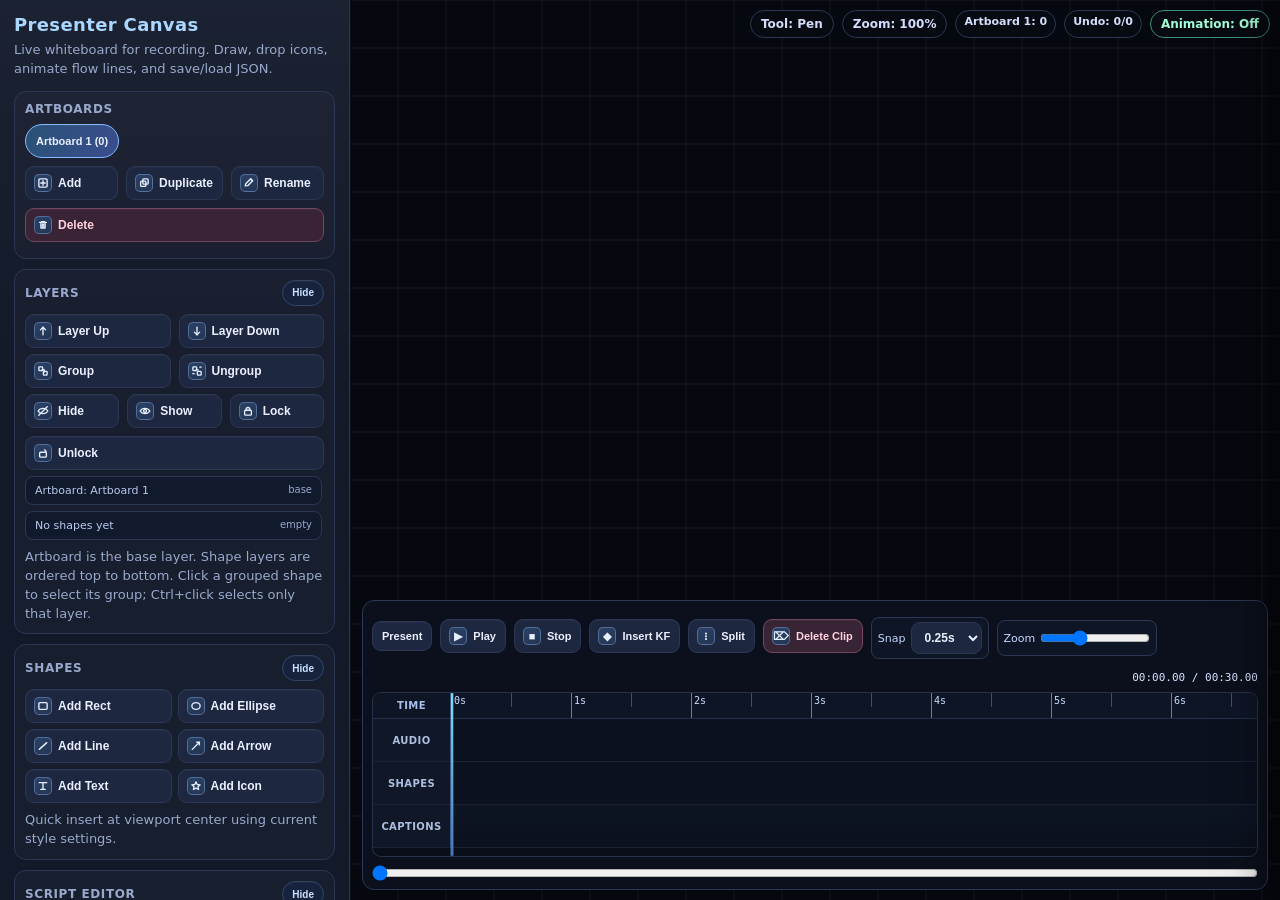
<file: presenter_canvas.html>
<!doctype html>
<html lang="en">
<head>
  <meta charset="utf-8">
  <meta name="viewport" content="width=device-width, initial-scale=1">
  <title>LinuxUtilities Presenter Canvas</title>
  <link rel="preconnect" href="https://fonts.googleapis.com">
  <link rel="preconnect" href="https://fonts.gstatic.com" crossorigin>
  <link href="https://fonts.googleapis.com/css2?family=Bebas+Neue&family=Nunito:wght@700;800;900&family=Oswald:wght@600;700&family=Sora:wght@700;800&display=swap" rel="stylesheet">
  <style>
    :root {
      --bg: #0b0f17;
      --panel: #121929;
      --panel-2: #1a2336;
      --text: #eaf0ff;
      --muted: #99a9cd;
      --accent: #7ac7ff;
      --accent-2: #9a87ff;
      --border: #2c3853;
      --danger: #ff7b9c;
      --good: #76e8c6;
    }

    * { box-sizing: border-box; }

    body {
      margin: 0;
      min-height: 100vh;
      font-family: "Fira Sans", "Noto Sans", "DejaVu Sans", sans-serif;
      color: var(--text);
      background:
        radial-gradient(1200px 700px at -10% -20%, #273659 0%, transparent 55%),
        radial-gradient(1000px 700px at 115% -10%, #221a46 0%, transparent 55%),
        var(--bg);
      overflow: hidden;
    }

    .app {
      display: grid;
      grid-template-columns: 350px minmax(0, 1fr);
      height: 100vh;
      width: 100%;
    }

    .sidebar {
      border-right: 1px solid var(--border);
      background: linear-gradient(180deg, rgba(255, 255, 255, 0.04), transparent 45%), var(--panel);
      padding: 14px;
      overflow: auto;
    }

    .brand {
      margin: 0;
      font-size: 18px;
      font-weight: 800;
      letter-spacing: 0.02em;
      color: #a9d7ff;
    }

    .sub {
      margin: 6px 0 12px;
      color: var(--muted);
      font-size: 13px;
      line-height: 1.45;
    }

    .group {
      border: 1px solid var(--border);
      background: rgba(255, 255, 255, 0.02);
      border-radius: 12px;
      padding: 10px;
      margin-bottom: 10px;
    }

    .group h3 {
      margin: 0 0 8px;
      font-size: 12px;
      text-transform: uppercase;
      letter-spacing: 0.05em;
      color: var(--muted);
    }

    .group-head {
      display: flex;
      align-items: center;
      justify-content: space-between;
      gap: 8px;
      margin-bottom: 8px;
    }

    .group-head h3 {
      margin: 0;
    }

    .group-toggle {
      flex: initial;
      min-height: 26px;
      border-radius: 999px;
      padding: 3px 9px;
      font-size: 10px;
      background: #17233d;
      border-color: #314567;
      color: #cce0ff;
    }

    .group.collapsible .group-body {
      display: block;
    }

    .group.collapsible.collapsed .group-head {
      margin-bottom: 0;
    }

    .group.collapsible.collapsed .group-body {
      display: none;
    }

    .tool-grid {
      display: grid;
      grid-template-columns: repeat(6, minmax(0, 1fr));
      gap: 5px;
    }

    button, select, input[type="number"], input[type="text"] {
      border: 1px solid var(--border);
      background: #1d2740;
      color: var(--text);
      border-radius: 9px;
      padding: 7px 9px;
      font-size: 12px;
      font-weight: 600;
    }

    button {
      cursor: pointer;
      min-height: 34px;
      display: inline-flex;
      align-items: center;
      justify-content: center;
      gap: 6px;
      transition: border-color 0.14s ease, transform 0.08s ease, background 0.14s ease, box-shadow 0.14s ease;
      box-shadow: 0 1px 0 rgba(255, 255, 255, 0.03) inset;
    }

    button:hover, select:hover, input[type="number"]:hover, input[type="text"]:hover {
      border-color: #8ebfff;
      background: #243354;
    }

    button:active {
      transform: translateY(1px);
    }

    button:focus-visible, select:focus-visible, input:focus-visible {
      outline: 2px solid rgba(126, 191, 255, 0.72);
      outline-offset: 1px;
    }

    button.tool {
      min-height: 42px;
      font-size: 10px;
      padding: 4px 3px;
      line-height: 1.1;
      justify-content: center;
      flex-direction: column;
      align-items: center;
      gap: 2px;
      background: linear-gradient(180deg, #1e2b46, #1a253c);
    }

    button.tool .tool-row {
      display: flex;
      flex-direction: column;
      align-items: center;
      gap: 2px;
      width: 100%;
    }

    button.tool .tool-icon {
      width: 22px;
      height: 22px;
      border-radius: 6px;
      display: inline-flex;
      align-items: center;
      justify-content: center;
      font-size: 13px;
      font-weight: 800;
      color: #e8f2ff;
      background: linear-gradient(140deg, #2f4f74, #2b3e61);
      border: 1px solid rgba(140, 184, 250, 0.42);
    }

    button.tool .tool-label {
      display: none;
    }

    button.tool .tool-hotkey {
      border: 1px solid rgba(140, 166, 214, 0.32);
      border-radius: 4px;
      background: #152036;
      color: #9db4d8;
      padding: 0px 3px;
      font-family: "JetBrains Mono", "Fira Mono", monospace;
      font-size: 9px;
      line-height: 1.3;
    }

    button.tool.active {
      background: linear-gradient(120deg, #2f5c84, #3f468f);
      border-color: #84b8ff;
      color: #eef6ff;
      box-shadow: 0 0 0 1px rgba(137, 191, 255, 0.45), inset 0 1px 0 rgba(255, 255, 255, 0.1);
    }

    button.tool.active .tool-icon {
      background: linear-gradient(140deg, #3c6ca0, #3a5d94);
      border-color: rgba(176, 215, 255, 0.7);
    }

    button.with-icon {
      justify-content: flex-start;
      text-align: left;
      padding-left: 8px;
    }

    button.with-icon .btn-ico {
      width: 18px;
      min-width: 18px;
      height: 18px;
      border-radius: 5px;
      display: inline-flex;
      align-items: center;
      justify-content: center;
      font-size: 11px;
      font-weight: 800;
      color: #e5efff;
      background: linear-gradient(150deg, #2b4267, #243552);
      border: 1px solid rgba(148, 189, 245, 0.4);
    }

    button.with-icon .btn-ico.svg {
      padding: 1px;
    }

    button.with-icon .btn-ico.svg svg {
      width: 12px;
      height: 12px;
      stroke: currentColor;
      fill: none;
      stroke-width: 1.8;
      stroke-linecap: round;
      stroke-linejoin: round;
      display: block;
    }

    button.with-icon .btn-label {
      flex: 1;
      min-width: 0;
      white-space: nowrap;
      overflow: hidden;
      text-overflow: ellipsis;
    }

    button.primary {
      background: linear-gradient(120deg, #2f7a98, #3c5faa);
      border-color: #6ca7df;
    }

    button.warn {
      background: #392436;
      border-color: #74455e;
      color: #ffd2dd;
    }

    .row {
      display: flex;
      gap: 8px;
      align-items: center;
      flex-wrap: wrap;
      margin: 6px 0;
    }

    .row > * { flex: 1; }
    .row.tight > * { flex: initial; }

    .artboard-tabs {
      display: flex;
      gap: 6px;
      flex-wrap: wrap;
      margin-bottom: 8px;
    }

    .art-tab {
      border: 1px solid var(--border);
      background: #1a2440;
      color: var(--text);
      border-radius: 999px;
      padding: 6px 10px;
      font-size: 11px;
      font-weight: 700;
      cursor: pointer;
    }

    .art-tab.active {
      background: linear-gradient(120deg, #2a5276, #3a4d8e);
      border-color: #84b8ff;
    }

    .layer-list {
      display: flex;
      flex-direction: column;
      gap: 6px;
      max-height: 220px;
      overflow: auto;
      padding-right: 2px;
    }

    .layer-item {
      width: 100%;
      text-align: left;
      border: 1px solid var(--border);
      border-radius: 8px;
      background: #17213a;
      color: var(--text);
      padding: 7px 9px;
      font-size: 11px;
      line-height: 1.2;
      display: flex;
      justify-content: space-between;
      align-items: center;
      gap: 8px;
    }

    .layer-item.layer-artboard {
      background: #11192d;
      color: #b8c9ed;
      cursor: default;
    }

    .layer-item.layer-shape {
      cursor: pointer;
    }

    .layer-item.layer-shape.active {
      border-color: #89c3ff;
      background: linear-gradient(120deg, #223d63, #2e4372);
      color: #edf6ff;
    }

    .layer-item .meta {
      color: var(--muted);
      font-size: 10px;
      white-space: nowrap;
    }

    .mini-grid {
      display: grid;
      grid-template-columns: repeat(3, minmax(0, 1fr));
      gap: 6px;
    }

    .mini-grid.cols-2 {
      grid-template-columns: repeat(2, minmax(0, 1fr));
    }

    .motion-grid {
      display: grid;
      grid-template-columns: repeat(2, minmax(0, 1fr));
      gap: 6px;
      margin-top: 8px;
    }

    .motion-field {
      display: flex;
      flex-direction: column;
      gap: 4px;
    }

    .motion-field label {
      margin: 0;
      font-size: 10px;
      text-transform: uppercase;
      letter-spacing: 0.04em;
      color: #afbfde;
    }

    .motion-field input[type="number"],
    .motion-field select {
      min-height: 30px;
      font-size: 11px;
      padding: 5px 7px;
    }

    label {
      font-size: 12px;
      color: var(--muted);
      display: block;
      margin-top: 8px;
      margin-bottom: 4px;
    }

    input[type="range"] { width: 100%; }

    input[type="checkbox"] {
      accent-color: #8ebfff;
      transform: translateY(1px);
    }

    .canvas-wrap {
      position: relative;
      background:
        radial-gradient(1200px 700px at 80% -30%, rgba(133, 107, 255, 0.16), transparent 60%),
        #05070d;
      overflow: hidden;
    }

    .canvas-text-editor {
      position: absolute;
      z-index: 20;
      min-width: 80px;
      min-height: 28px;
      padding: 4px 8px;
      background: rgba(10, 16, 32, 0.92);
      border: 1.5px solid rgba(120, 200, 255, 0.7);
      border-radius: 6px;
      color: #e9f4ff;
      font-family: "Fira Sans", "Noto Sans", sans-serif;
      font-size: 18px;
      line-height: 1.4;
      resize: none;
      outline: none;
      box-shadow: 0 2px 16px rgba(0,0,0,0.5);
    }

    canvas {
      position: absolute;
      inset: 0;
      width: 100%;
      height: 100%;
      cursor: crosshair;
      touch-action: none;
    }

    .hud {
      position: absolute;
      top: 10px;
      right: 10px;
      z-index: 9;
      display: flex;
      gap: 8px;
      font-size: 12px;
    }

    .pill {
      border: 1px solid var(--border);
      border-radius: 999px;
      background: rgba(9, 12, 20, 0.82);
      padding: 6px 10px;
      color: #d4defa;
      font-weight: 700;
      backdrop-filter: blur(4px);
    }

    .pill.live {
      color: #9fffd6;
      border-color: #3f8f76;
    }

    .status {
      margin-top: 8px;
      color: var(--muted);
      font-size: 12px;
      line-height: 1.35;
      min-height: 34px;
    }

    .timeline-scrub {
      width: 100%;
      margin-top: 6px;
    }

    .timeline-time {
      margin-top: 6px;
      font-size: 11px;
      color: #c9d9ff;
      font-family: "JetBrains Mono", "Fira Mono", monospace;
    }

    .transcript-now {
      margin-top: 8px;
      border: 1px solid var(--border);
      border-radius: 8px;
      background: #131d33;
      padding: 8px;
      font-size: 12px;
      min-height: 50px;
      line-height: 1.35;
      color: #e8f0ff;
    }

    .transcript-list {
      margin-top: 8px;
      border: 1px solid var(--border);
      border-radius: 8px;
      background: #111a2f;
      max-height: 190px;
      overflow: auto;
      padding: 4px;
    }

    .transcript-item {
      width: 100%;
      text-align: left;
      border: 1px solid transparent;
      border-radius: 7px;
      background: #16213a;
      color: #d9e5ff;
      padding: 6px 8px;
      margin: 3px 0;
      font-size: 11px;
      line-height: 1.3;
      display: block;
    }

    .transcript-seek {
      width: 100%;
      margin: 0;
      border: 0;
      padding: 0;
      background: transparent;
      color: inherit;
      font: inherit;
      display: flex;
      gap: 7px;
      align-items: flex-start;
      text-align: left;
      cursor: pointer;
    }

    .transcript-seek .label {
      flex: 1;
      min-width: 0;
      overflow: hidden;
      text-overflow: ellipsis;
      white-space: nowrap;
    }

    .transcript-word-row {
      display: flex;
      flex-wrap: wrap;
      gap: 4px;
      margin-top: 6px;
    }

    .transcript-word {
      border: 1px solid #284470;
      border-radius: 999px;
      background: #101b31;
      color: #b9cff5;
      padding: 2px 7px;
      font-size: 10px;
      line-height: 1.2;
      cursor: pointer;
      transition: background 0.12s ease, color 0.12s ease, border-color 0.12s ease;
    }

    .transcript-word:hover {
      border-color: #4875b8;
      color: #e7f1ff;
    }

    .transcript-word.active {
      border-color: #ffe38a;
      background: #ffe05d;
      color: #121826;
    }

    .transcript-item .time {
      color: #8fb2eb;
      font-family: "JetBrains Mono", "Fira Mono", monospace;
      min-width: 58px;
      flex: initial;
      white-space: nowrap;
    }

    .transcript-item.active {
      border-color: #7ab6ff;
      background: linear-gradient(120deg, #223f68, #2c4a78);
      color: #eff7ff;
    }

    .transcript-item.active .transcript-word {
      border-color: #5d85c1;
      background: #173056;
      color: #d6e6ff;
    }

    .transcript-item.active .transcript-word.active {
      border-color: #ffe38a;
      background: #ffe05d;
      color: #101521;
    }

    /* Inline transcript edit */
    .transcript-item-header {
      display: flex;
      align-items: flex-start;
      gap: 3px;
    }
    .transcript-item-header .transcript-seek {
      flex: 1;
      min-width: 0;
    }
    .transcript-edit-btn {
      flex-shrink: 0;
      width: 22px;
      height: 22px;
      min-height: 22px;
      padding: 0;
      background: transparent;
      border-color: transparent;
      border-radius: 5px;
      font-size: 12px;
      color: #4a6a9a;
      opacity: 0;
      transition: opacity 0.12s, color 0.12s, background 0.12s;
    }
    .transcript-item:hover .transcript-edit-btn,
    .transcript-item.editing .transcript-edit-btn {
      opacity: 1;
    }
    .transcript-edit-btn:hover {
      color: #a8c8f0;
      background: rgba(100, 160, 255, 0.12);
      border-color: rgba(100, 160, 255, 0.2);
    }
    .transcript-edit-area {
      display: none;
      margin-top: 6px;
    }
    .transcript-item.editing .transcript-edit-area {
      display: block;
    }
    .transcript-item.editing .transcript-word-row {
      display: none;
    }
    .transcript-edit-input {
      width: 100%;
      min-height: 52px;
      background: #0d1828;
      border: 1.5px solid #3060a0;
      border-radius: 7px;
      color: #dce8ff;
      font-size: 12px;
      font-family: inherit;
      line-height: 1.45;
      padding: 7px 10px;
      resize: vertical;
      box-sizing: border-box;
      outline: none;
    }
    .transcript-edit-input:focus {
      border-color: #5aa0f0;
      box-shadow: 0 0 0 2px rgba(90, 160, 240, 0.2);
    }
    .transcript-edit-hint {
      font-size: 10px;
      color: #5a7aaa;
      margin: 3px 1px 0;
    }
    .transcript-edit-actions {
      display: flex;
      gap: 6px;
      margin-top: 6px;
    }
    .transcript-edit-actions .btn-save {
      background: linear-gradient(120deg, #284f88, #1c3f72);
      border-color: #3a72c0;
      color: #d0e8ff;
      font-size: 11px;
      padding: 3px 12px;
      min-height: 26px;
      border-radius: 5px;
    }
    .transcript-edit-actions .btn-save:hover {
      border-color: #60a0f0;
      background: linear-gradient(120deg, #2f5c9a, #244882);
    }
    .transcript-edit-actions .btn-cancel {
      background: transparent;
      border-color: rgba(80, 110, 160, 0.3);
      color: #6a85b0;
      font-size: 11px;
      padding: 3px 10px;
      min-height: 26px;
      border-radius: 5px;
    }

    .caption-template-list {
      margin-top: 8px;
      display: grid;
      grid-template-columns: repeat(2, minmax(0, 1fr));
      gap: 7px;
    }

    .caption-template-list button {
      min-height: 72px;
      font-size: 10px;
      display: flex;
      flex-direction: column;
      align-items: stretch;
      justify-content: flex-start;
      gap: 0;
      padding: 5px 6px 6px;
      text-align: center;
      line-height: 1.15;
      border-radius: 10px;
      background: #111826;
      overflow: hidden;
    }

    .caption-template-list button:hover {
      border-color: #6aadff;
      background: #151f30;
    }

    .tmpl-preview {
      flex: 1;
      display: flex;
      align-items: center;
      justify-content: center;
      border-radius: 6px;
      padding: 6px 5px 5px;
      text-align: center;
      overflow: hidden;
      min-height: 46px;
      line-height: 1.25;
      word-break: break-word;
    }

    .tmpl-name {
      display: block;
      font-size: 9px;
      font-weight: 700;
      color: #7a93bf;
      text-transform: uppercase;
      letter-spacing: 0.06em;
      margin-top: 5px;
      padding-top: 4px;
      border-top: 1px solid rgba(255,255,255,0.06);
      white-space: nowrap;
      overflow: hidden;
      text-overflow: ellipsis;
    }

    .caption-template-list button.active {
      border-color: #88d8bf;
      background: linear-gradient(130deg, #172f27, #132520);
      box-shadow: 0 0 0 1px rgba(136, 216, 191, 0.36);
    }

    .caption-template-list button.active .tmpl-name {
      color: #7be8c8;
      border-top-color: rgba(136, 216, 191, 0.2);
    }

    .caption-custom {
      margin-top: 8px;
      border: 1px solid var(--border);
      border-radius: 8px;
      background: #10192c;
      padding: 8px;
      display: none;
    }

    .caption-custom.active {
      display: block;
    }

    .caption-custom .grid {
      display: grid;
      grid-template-columns: 1fr 1fr;
      gap: 6px 8px;
      align-items: center;
    }

    .caption-custom .grid label {
      margin: 0;
      font-size: 11px;
      color: #c9dcff;
    }

    .caption-custom .grid input[type="color"] {
      width: 100%;
      min-height: 28px;
      padding: 2px;
    }

    .caption-custom .grid input[type="number"],
    .caption-custom .grid select {
      min-height: 28px;
      font-size: 11px;
    }

    .caption-custom .grid input[type="checkbox"] {
      justify-self: start;
      margin: 0;
    }

    .kbd {
      border: 1px solid var(--border);
      border-radius: 6px;
      background: #10172a;
      padding: 1px 5px;
      font-family: "JetBrains Mono", "Fira Mono", monospace;
      font-size: 11px;
      color: #d5defd;
    }

    .focus-toggle {
      position: absolute;
      left: 12px;
      bottom: 12px;
      z-index: 10;
      background: rgba(13, 18, 29, 0.86);
      border: 1px solid var(--border);
      border-radius: 999px;
      padding: 7px 11px;
      font-size: 12px;
      color: var(--text);
      display: none;
    }

    body.focus .app { grid-template-columns: 1fr; }
    body.focus .sidebar { display: none; }
    body.focus .focus-toggle { display: block; }

    /* ── Present / Recording Mode ── */
    body.present-mode .app { grid-template-columns: 1fr; }
    body.present-mode .sidebar { display: none; }
    body.present-mode .timeline-dock {
      opacity: 0.12;
      transition: opacity 0.3s;
    }
    body.present-mode .timeline-dock:hover,
    body.present-mode .timeline-dock:focus-within {
      opacity: 1;
    }

    /* Teleprompter */
    .teleprompter {
      position: absolute;
      z-index: 25;
      display: none;
      flex-direction: column;
      justify-content: center;
      gap: 10px;
      pointer-events: none;
      padding: 14px 10px;
    }
    body.present-mode .teleprompter { display: flex; }
    .tp-label {
      font-size: 9px;
      font-weight: 700;
      letter-spacing: 0.08em;
      text-transform: uppercase;
      color: rgba(122, 199, 255, 0.5);
      margin-bottom: 2px;
    }
    .tp-current {
      font-size: clamp(15px, 2.2vw, 26px);
      font-weight: 800;
      color: rgba(255, 255, 255, 0.95);
      line-height: 1.3;
      text-shadow: 0 1px 6px rgba(0, 0, 0, 0.9);
      word-break: break-word;
    }
    .tp-next {
      font-size: clamp(11px, 1.5vw, 18px);
      font-weight: 500;
      color: rgba(255, 255, 255, 0.4);
      line-height: 1.35;
      word-break: break-word;
    }

    /* REC badge */
    .rec-badge {
      position: absolute;
      top: 14px;
      right: 14px;
      z-index: 30;
      display: none;
      align-items: center;
      gap: 7px;
      background: rgba(0, 0, 0, 0.68);
      border: 1px solid rgba(255, 59, 59, 0.4);
      border-radius: 20px;
      padding: 5px 12px;
      font-size: 12px;
      font-weight: 700;
      color: #fff;
      letter-spacing: 0.04em;
      pointer-events: none;
    }
    body.present-mode.is-playing .rec-badge { display: flex; }
    .rec-dot {
      width: 8px;
      height: 8px;
      border-radius: 50%;
      background: #ff3b3b;
      animation: recPulse 1.2s ease-in-out infinite;
      flex-shrink: 0;
    }
    @keyframes recPulse {
      0%, 100% { opacity: 1; }
      50%       { opacity: 0.25; }
    }

    /* Countdown overlay */
    .countdown-overlay {
      position: absolute;
      inset: 0;
      z-index: 40;
      display: none;
      align-items: center;
      justify-content: center;
      background: rgba(0, 0, 0, 0.52);
      pointer-events: none;
    }
    .countdown-overlay.active { display: flex; }
    .countdown-num {
      font-size: min(18vw, 180px);
      font-weight: 900;
      color: #fff;
      text-shadow: 0 0 60px rgba(122, 199, 255, 0.5);
      animation: countdownPop 0.92s cubic-bezier(0.22, 1, 0.36, 1) forwards;
    }
    @keyframes countdownPop {
      0%   { transform: scale(1.4); opacity: 0; }
      15%  { transform: scale(1);   opacity: 1; }
      80%  { transform: scale(1);   opacity: 1; }
      100% { transform: scale(0.7); opacity: 0; }
    }

    @media (max-width: 1024px) {
      .app { grid-template-columns: 1fr; }
      .sidebar {
        position: absolute;
        z-index: 11;
        width: min(360px, 90vw);
        height: 100vh;
        transform: translateX(-100%);
        transition: transform 0.2s ease;
      }
      body.menu-open .sidebar { transform: translateX(0); }
      .menu-btn {
        display: inline-flex;
      }
      .timeline-dock {
        width: calc(100% - 12px);
        bottom: 6px;
        padding: 7px;
      }
      .timeline-toolbar .time {
        margin-left: 0;
        width: 100%;
        text-align: left;
      }
      .caption-template-list {
        grid-template-columns: repeat(2, minmax(0, 1fr));
        /* already 2-col on desktop, stays 2-col on mobile */
      }
    }

    .menu-btn { display: none; }

    /* ── Color palette ── */
    .palette { display: flex; gap: 4px; flex-wrap: wrap; margin: 6px 0; }
    .swatch {
      width: 26px; height: 26px; border-radius: 6px; border: 2px solid transparent;
      cursor: pointer; transition: border-color 0.15s, transform 0.1s;
    }
    .swatch:hover { transform: scale(1.15); }
    .swatch.active { border-color: #fff; }

    /* ── Recent colors ── */
    .recent-row { display: flex; gap: 3px; margin-top: 4px; }
    .recent-swatch {
      width: 18px; height: 18px; border-radius: 4px; border: 1px solid var(--border);
      cursor: pointer; transition: border-color 0.15s;
    }
    .recent-swatch:hover { border-color: #8ebfff; }

    /* ── Laser pointer ── */
    .laser-dot {
      position: absolute; pointer-events: none; z-index: 8;
      width: 18px; height: 18px; border-radius: 50%;
      background: radial-gradient(circle, #ff3b3b 0%, rgba(255,60,60,0.6) 40%, transparent 70%);
      box-shadow: 0 0 16px 6px rgba(255,50,50,0.45), 0 0 40px 12px rgba(255,50,50,0.18);
      transform: translate(-50%, -50%);
      opacity: 0; transition: opacity 0.12s;
    }
    .laser-dot.visible { opacity: 1; }
    .laser-trail {
      position: absolute; pointer-events: none; z-index: 7;
      border-radius: 50%;
      background: radial-gradient(circle, rgba(255,80,80,0.35), transparent 70%);
      transform: translate(-50%, -50%);
    }

    /* ── Shortcut overlay ── */
    .shortcut-overlay {
      position: fixed; inset: 0; z-index: 50;
      background: rgba(8,12,22,0.88); backdrop-filter: blur(6px);
      display: none; align-items: center; justify-content: center;
    }
    .shortcut-overlay.open { display: flex; }
    .shortcut-card {
      background: var(--panel); border: 1px solid var(--border); border-radius: 14px;
      padding: 24px 30px; max-width: 480px; width: 90vw;
      max-height: 80vh; overflow-y: auto;
    }
    .shortcut-card h2 { margin: 0 0 14px; font-size: 16px; color: var(--accent); }
    .shortcut-card table { width: 100%; border-collapse: collapse; font-size: 12px; }
    .shortcut-card td { padding: 4px 8px; border-bottom: 1px solid rgba(255,255,255,0.05); }
    .shortcut-card td:first-child { color: var(--muted); white-space: nowrap; }
    .shortcut-card .kbd {
      border: 1px solid var(--border); border-radius: 5px; background: #10172a;
      padding: 1px 5px; font-family: "JetBrains Mono", monospace; font-size: 11px; color: #d5defd;
    }

    /* ── Extra HUD pills ── */
    .pill-sm { font-size: 11px; padding: 4px 8px; }

    /* ── Snap indicator ── */
    .snap-badge {
      position: absolute; top: 10px; left: 10px; z-index: 9;
      font-size: 11px; font-weight: 700; color: var(--accent-2);
      background: rgba(9,12,20,0.82); border: 1px solid var(--border);
      border-radius: 999px; padding: 4px 10px; backdrop-filter: blur(4px);
      display: none;
    }
    .snap-badge.on { display: block; }

    .timeline-dock {
      --timeline-label-width: 78px;
      position: absolute;
      left: 50%;
      transform: translateX(-50%);
      bottom: 10px;
      z-index: 10;
      width: min(1180px, calc(100% - 24px));
      border: 1px solid var(--border);
      border-radius: 12px;
      background: rgba(12, 18, 30, 0.92);
      backdrop-filter: blur(5px);
      padding: 8px 9px;
      display: flex;
      flex-direction: column;
      gap: 8px;
    }

    .timeline-toolbar {
      display: flex;
      align-items: center;
      gap: 8px;
      flex-wrap: wrap;
    }

    .timeline-toolbar button {
      min-height: 30px;
      font-size: 11px;
      flex: initial;
      white-space: nowrap;
    }

    .timeline-toolbar .inline {
      display: inline-flex;
      align-items: center;
      gap: 5px;
      font-size: 11px;
      color: #c5d7ff;
      border: 1px solid var(--border);
      border-radius: 8px;
      padding: 4px 6px;
      background: rgba(16, 24, 41, 0.86);
    }

    .timeline-toolbar .inline select,
    .timeline-toolbar .inline input[type="range"] {
      margin: 0;
      min-height: 26px;
    }

    .timeline-toolbar .inline input[type="range"] {
      width: 110px;
      padding: 0;
    }

    .timeline-toolbar .time {
      margin-left: auto;
      font-size: 11px;
      color: #d7e3ff;
      font-family: "JetBrains Mono", "Fira Mono", monospace;
      min-width: 132px;
      text-align: right;
      white-space: nowrap;
    }

    .timeline-editor-scroll {
      position: relative;
      border: 1px solid rgba(132, 168, 230, 0.24);
      border-radius: 9px;
      background: rgba(10, 14, 24, 0.88);
      max-height: 190px;
      overflow: auto hidden;
      padding: 0;
    }

    .timeline-editor-content {
      position: relative;
      min-height: 124px;
      padding-bottom: 8px;
      user-select: none;
    }

    .timeline-ruler {
      position: relative;
      height: 26px;
      display: grid;
      grid-template-columns: var(--timeline-label-width) 1fr;
      align-items: stretch;
      border-bottom: 1px solid rgba(123, 154, 214, 0.2);
      background: rgba(16, 23, 40, 0.86);
    }

    .timeline-ruler-label {
      display: flex;
      align-items: center;
      justify-content: center;
      color: #a9c0ec;
      font-size: 10px;
      font-weight: 700;
      letter-spacing: 0.04em;
      text-transform: uppercase;
      border-right: 1px solid rgba(123, 154, 214, 0.2);
    }

    .timeline-ruler-body {
      position: relative;
      height: 100%;
    }

    .timeline-ruler-tick {
      position: absolute;
      top: 0;
      width: 1px;
      background: rgba(145, 177, 235, 0.38);
      height: 56%;
    }

    .timeline-ruler-tick.major {
      height: 100%;
      background: rgba(145, 177, 235, 0.68);
    }

    .timeline-ruler-tick-label {
      position: absolute;
      top: 2px;
      transform: translateX(3px);
      font-size: 10px;
      color: #c9dcff;
      font-family: "JetBrains Mono", "Fira Mono", monospace;
      white-space: nowrap;
    }

    .timeline-track {
      position: relative;
      display: grid;
      grid-template-columns: var(--timeline-label-width) 1fr;
      min-height: 42px;
      border-bottom: 1px solid rgba(123, 154, 214, 0.15);
    }

    .timeline-track-label {
      display: flex;
      align-items: center;
      justify-content: center;
      color: #adbfdf;
      font-size: 10px;
      font-weight: 700;
      letter-spacing: 0.04em;
      text-transform: uppercase;
      border-right: 1px solid rgba(123, 154, 214, 0.2);
      background: rgba(18, 27, 46, 0.78);
    }

    .timeline-track-body {
      position: relative;
      min-height: 42px;
      background: rgba(12, 18, 32, 0.85);
    }

    .timeline-track-body.captions {
      background: linear-gradient(180deg, rgba(14, 22, 37, 0.9), rgba(11, 17, 30, 0.9));
      cursor: crosshair;
    }

    .timeline-track-body.shapes {
      cursor: crosshair;
    }

    .timeline-audio-clip,
    .timeline-shape-clip {
      position: absolute;
      top: 7px;
      height: 28px;
      border-radius: 7px;
      border: 1px solid rgba(120, 170, 255, 0.45);
      background: linear-gradient(135deg, rgba(35, 70, 126, 0.88), rgba(30, 48, 90, 0.92));
      color: #e7f0ff;
      font-size: 10px;
      font-weight: 700;
      padding: 6px 8px;
      white-space: nowrap;
      overflow: hidden;
      text-overflow: ellipsis;
      pointer-events: none;
    }

    .timeline-shape-clip {
      border-color: rgba(130, 214, 185, 0.45);
      background: linear-gradient(135deg, rgba(35, 102, 87, 0.88), rgba(22, 72, 62, 0.92));
    }

    .timeline-shape-clip.motion {
      height: 16px;
      padding: 2px 6px;
      font-size: 9px;
      border-color: rgba(116, 228, 196, 0.65);
      background: linear-gradient(135deg, rgba(22, 114, 95, 0.95), rgba(14, 82, 69, 0.98));
      box-shadow: inset 0 0 0 1px rgba(174, 242, 221, 0.2);
      pointer-events: auto;
      cursor: pointer;
      overflow: visible;
    }

    .timeline-shape-clip.motion.active {
      border-color: rgba(170, 247, 226, 0.98);
      box-shadow: 0 0 0 1px rgba(140, 233, 207, 0.7), inset 0 0 0 1px rgba(205, 255, 241, 0.34);
    }

    .timeline-kf-marker {
      position: absolute;
      top: -4px;
      width: 8px;
      height: 8px;
      border: 1px solid rgba(180, 255, 229, 0.96);
      background: rgba(66, 193, 154, 0.95);
      transform: translateX(-50%) rotate(45deg);
      border-radius: 1px;
      box-shadow: 0 0 0 1px rgba(0, 0, 0, 0.2);
      pointer-events: auto;
      cursor: ew-resize;
      transition: transform 120ms ease, box-shadow 120ms ease;
    }

    .timeline-kf-marker:hover {
      transform: translateX(-50%) rotate(45deg) scale(1.12);
      box-shadow: 0 0 0 1px rgba(0, 0, 0, 0.22), 0 0 10px rgba(155, 247, 221, 0.42);
    }

    .timeline-kf-marker.current {
      border-color: rgba(255, 238, 152, 0.98);
      background: rgba(255, 223, 103, 0.96);
    }

    .timeline-clip {
      position: absolute;
      top: 7px;
      height: 28px;
      border-radius: 7px;
      border: 1px solid rgba(130, 175, 255, 0.48);
      background: linear-gradient(135deg, #2e4f7f, #233a62);
      color: #e9f1ff;
      font-size: 11px;
      display: flex;
      align-items: center;
      min-width: 14px;
      overflow: hidden;
      cursor: grab;
      box-shadow: inset 0 0 0 1px rgba(255, 255, 255, 0.05);
    }

    .timeline-clip:active {
      cursor: grabbing;
    }

    .timeline-clip.active {
      border-color: #9ed1ff;
      box-shadow: 0 0 0 1px rgba(131, 192, 255, 0.6), inset 0 0 0 1px rgba(255, 255, 255, 0.12);
      background: linear-gradient(135deg, #3a639a, #2b4b7c);
    }

    .timeline-clip.current {
      border-color: #78f0c9;
      box-shadow: 0 0 0 1px rgba(80, 236, 187, 0.62);
    }

    .timeline-clip-label {
      display: block;
      padding: 0 8px;
      white-space: nowrap;
      overflow: hidden;
      text-overflow: ellipsis;
      width: 100%;
      pointer-events: none;
    }

    .timeline-clip-handle {
      position: absolute;
      top: 0;
      width: 7px;
      height: 100%;
      cursor: ew-resize;
      background: rgba(255, 255, 255, 0.18);
    }

    .timeline-clip-handle.left {
      left: 0;
      border-top-left-radius: 7px;
      border-bottom-left-radius: 7px;
    }

    .timeline-clip-handle.right {
      right: 0;
      border-top-right-radius: 7px;
      border-bottom-right-radius: 7px;
    }

    .timeline-word-marker {
      position: absolute;
      top: 4px;
      bottom: 4px;
      width: 1px;
      background: rgba(160, 210, 255, 0.28);
      pointer-events: none;
      border-radius: 1px;
    }
    .timeline-word-marker.active {
      background: rgba(120, 240, 195, 0.7);
      width: 2px;
      box-shadow: 0 0 3px rgba(120, 240, 195, 0.5);
    }
    .timeline-clip.oneblock {
      background: linear-gradient(135deg, #2a5544, #1f3d36);
      border-color: rgba(80, 200, 150, 0.5);
    }
    .timeline-clip.oneblock.current {
      border-color: #78f0c9;
      box-shadow: 0 0 0 1px rgba(80, 236, 187, 0.62);
    }

    .timeline-playhead {
      position: absolute;
      top: 0;
      width: 2px;
      background: linear-gradient(180deg, rgba(132, 230, 255, 0.95), rgba(95, 158, 255, 0.7));
      pointer-events: none;
      box-shadow: 0 0 0 1px rgba(104, 172, 255, 0.32);
      border-radius: 2px;
    }

    .timeline-dock input[type="range"] {
      margin: 0;
      width: 100%;
    }

    .live-transcript-overlay {
      position: absolute;
      left: 50%;
      transform: translateX(-50%);
      bottom: clamp(88px, 24vh, 220px);
      z-index: 9;
      min-width: min(780px, calc(100% - 60px));
      max-width: min(920px, calc(100% - 36px));
      text-align: center;
      padding: 8px 12px;
      border-radius: 10px;
      border: 1px solid rgba(255, 255, 255, 0.14);
      background: rgba(3, 6, 12, 0.72);
      color: #eef5ff;
      font-size: 22px;
      line-height: 1.35;
      font-weight: 700;
      text-shadow: 0 1px 1px rgba(0, 0, 0, 0.45);
      pointer-events: none;
      opacity: 0;
      transition: opacity 0.12s;
      white-space: pre-wrap;
    }
    .live-transcript-overlay.draggable {
      pointer-events: auto;
      cursor: grab;
    }
    .live-transcript-overlay.draggable.dragging {
      cursor: grabbing;
    }

    .live-transcript-overlay.active {
      opacity: 1;
    }

    .live-transcript-overlay .word {
      display: inline-block;
      padding: 0 0.06em;
      border-radius: 0.22em;
      transition: background 0.1s ease, color 0.1s ease, transform 0.08s ease, padding 0.08s ease, border-radius 0.08s ease, font-weight 0.08s ease;
    }

    .live-transcript-overlay .word.active {
      background: var(--caption-highlight-bg, #ffe05d);
      color: var(--caption-highlight-color, #0f1118);
      font-family: var(--caption-highlight-font-family, inherit);
      font-weight: var(--caption-highlight-font-weight, inherit);
      border-radius: var(--caption-highlight-radius, 3px);
      padding: var(--caption-highlight-pad-y, 0px) var(--caption-highlight-pad-x, 3px);
      transform: translateY(-0.02em);
    }

    /* ── Caption mode: CapCut Black (per-word pill) ── */
    .live-transcript-overlay[data-caption-mode="capcut_black"] {
      background: transparent;
    }
    .live-transcript-overlay[data-caption-mode="capcut_black"] .word {
      display: inline-block;
      background: rgba(0, 0, 0, 0.84);
      border-radius: 0.28em;
      padding: 0.05em 0.22em;
      margin: 0 0.04em;
      transition: background 0.07s, color 0.07s, transform 0.07s;
      transform: translateY(0);
    }
    .live-transcript-overlay[data-caption-mode="capcut_black"] .word.active {
      background: var(--caption-highlight-bg, #ff4d79);
      color: var(--caption-highlight-color, #fff);
      font-family: var(--caption-highlight-font-family, inherit);
      font-weight: var(--caption-highlight-font-weight, inherit);
      border-radius: var(--caption-highlight-radius, 4px);
      padding: max(2px, var(--caption-highlight-pad-y, 2px)) max(6px, var(--caption-highlight-pad-x, 6px));
      transform: translateY(-0.04em) scale(1.04);
    }

    /* ── Caption mode: Word Pop (scale-punch) ── */
    .live-transcript-overlay[data-caption-mode="word_pop"] .word {
      display: inline-block;
      transition: transform 0.13s cubic-bezier(0.34, 1.56, 0.64, 1), background 0.08s, color 0.08s, border-radius 0.08s, padding 0.08s;
      transform-origin: center bottom;
      transform: scale(1) translateY(0);
    }
    .live-transcript-overlay[data-caption-mode="word_pop"] .word.active {
      transform: scale(1.28) translateY(-0.07em);
      background: var(--caption-highlight-bg, #ffe05d);
      color: var(--caption-highlight-color, #0c0f18);
      font-family: var(--caption-highlight-font-family, inherit);
      font-weight: var(--caption-highlight-font-weight, inherit);
      border-radius: var(--caption-highlight-radius, 3px);
      padding: var(--caption-highlight-pad-y, 0px) var(--caption-highlight-pad-x, 2px);
    }

    /* ── Caption mode: Slide Up (spring-in on segment change) ── */
    @keyframes captionSlideIn {
      from { opacity: 0; transform: translateX(-50%) translateY(24px); }
      to   { opacity: 1; transform: translateX(-50%) translateY(0); }
    }
    .live-transcript-overlay[data-caption-mode="slide_up"].caption-entering {
      animation: captionSlideIn 0.32s cubic-bezier(0.22, 1.4, 0.36, 1) forwards;
    }
    .live-transcript-overlay[data-caption-mode="slide_up"] .word.active {
      background: var(--caption-highlight-bg, #7bffd6);
      color: var(--caption-highlight-color, #081a14);
      font-family: var(--caption-highlight-font-family, inherit);
      font-weight: var(--caption-highlight-font-weight, inherit);
      border-radius: var(--caption-highlight-radius, 3px);
      padding: var(--caption-highlight-pad-y, 0px) var(--caption-highlight-pad-x, 3px);
      transform: translateY(-0.03em);
    }

    /* ── Script Editor ── */
    .script-editor-area {
      width: 100%;
      min-height: 110px;
      resize: vertical;
      background: #0e192d;
      border: 1px solid var(--border);
      border-radius: 8px;
      color: #e2ecff;
      font-family: "Fira Sans", "Noto Sans", sans-serif;
      font-size: 13px;
      line-height: 1.5;
      padding: 8px 10px;
      margin-top: 6px;
    }
    .script-editor-area:focus {
      outline: 2px solid rgba(126, 191, 255, 0.6);
      border-color: #6aadff;
    }
    .script-editor-area::placeholder {
      color: #4a5f82;
    }
    .script-controls {
      display: grid;
      grid-template-columns: 1fr 1fr;
      gap: 6px;
      margin-top: 6px;
    }
    .script-controls label {
      margin: 0;
      font-size: 10px;
      text-transform: uppercase;
      letter-spacing: 0.04em;
      color: #afbfde;
    }
    .script-controls select,
    .script-controls input[type="number"] {
      min-height: 28px;
      font-size: 11px;
      width: 100%;
    }
    .script-stat {
      margin-top: 6px;
      font-size: 10px;
      color: #7a93bf;
      min-height: 14px;
    }

    /* ── Caption position controls ── */
    .caption-pos-grid {
      display: grid;
      grid-template-columns: repeat(3, minmax(0, 1fr));
      gap: 5px;
      margin-top: 6px;
    }
    .caption-pos-btn {
      min-height: 32px;
      font-size: 10px;
      font-weight: 700;
      display: flex;
      flex-direction: column;
      align-items: center;
      justify-content: center;
      gap: 2px;
      padding: 5px 4px;
    }
    .caption-pos-btn .pos-icon {
      font-size: 14px;
      line-height: 1;
    }
    .caption-pos-btn.active {
      border-color: #76d0b8;
      background: linear-gradient(130deg, #1a3d35, #163329);
      color: #b8ffe8;
      box-shadow: 0 0 0 1px rgba(118, 208, 184, 0.4);
    }

    /* ── Caption zone indicator (canvas overlay) ── */
    .caption-zone-indicator {
      position: absolute;
      pointer-events: auto;
      z-index: 8;
      border: 1.5px dashed rgba(118, 208, 184, 0.55);
      border-radius: 6px;
      display: flex;
      align-items: flex-start;
      justify-content: flex-start;
      padding: 4px 7px;
      cursor: ns-resize;
      user-select: none;
      transition: top 0.2s ease, bottom 0.2s ease, left 0.2s ease, width 0.2s ease;
    }
    .caption-zone-indicator:hover {
      border-color: rgba(118, 208, 184, 0.9);
      background: rgba(118, 208, 184, 0.06);
    }
    .caption-zone-indicator.dragging {
      transition: none;
      cursor: grabbing;
      border-color: rgba(118, 208, 184, 1);
      background: rgba(118, 208, 184, 0.1);
    }
    .caption-zone-indicator .cz-label {
      font-size: 9px;
      font-weight: 700;
      color: rgba(118, 208, 184, 0.7);
      letter-spacing: 0.06em;
      text-transform: uppercase;
      white-space: nowrap;
      line-height: 1;
    }
    .caption-zone-indicator.hidden {
      display: none;
    }

    /* ── Canvas format safe-zone guide ── */
    .format-guide {
      position: absolute;
      inset: 0;
      pointer-events: none;
      z-index: 8;
    }
    .format-guide-mask {
      position: absolute;
      background: rgba(0, 0, 0, 0.58);
    }
    .format-guide-frame {
      position: absolute;
      border: 1.5px dashed rgba(120, 184, 255, 0.55);
      border-radius: 2px;
    }
    .format-guide-label {
      position: absolute;
      top: 8px;
      left: 50%;
      transform: translateX(-50%);
      font-size: 10px;
      color: rgba(160, 210, 255, 0.7);
      font-weight: 700;
      letter-spacing: 0.07em;
      white-space: nowrap;
      background: rgba(0, 0, 0, 0.45);
      padding: 2px 7px;
      border-radius: 999px;
    }

    /* ── Caption Styles Floating Panel ── */
    .caption-float-panel {
      position: fixed;
      top: 0;
      right: 0;
      bottom: 0;
      width: 272px;
      background: var(--panel);
      border-left: 1px solid var(--border);
      box-shadow: -12px 0 40px rgba(0, 0, 0, 0.5);
      z-index: 60;
      display: flex;
      flex-direction: column;
      transform: translateX(100%);
      transition: transform 0.22s cubic-bezier(0.22, 1, 0.36, 1);
    }
    .caption-float-panel.open {
      transform: translateX(0);
    }
    .cfp-header {
      display: flex;
      align-items: center;
      gap: 8px;
      padding: 14px 12px 10px;
      border-bottom: 1px solid var(--border);
      flex-shrink: 0;
    }
    .cfp-header-title {
      flex: 1;
      font-size: 13px;
      font-weight: 700;
      color: var(--text);
      letter-spacing: 0.01em;
    }
    .cfp-close {
      background: none;
      border: none;
      color: var(--muted);
      font-size: 18px;
      cursor: pointer;
      padding: 2px 6px;
      border-radius: 4px;
      line-height: 1;
    }
    .cfp-close:hover { color: var(--text); background: rgba(255,255,255,0.06); }
    .cfp-apply-row {
      display: flex;
      align-items: center;
      gap: 6px;
      padding: 8px 12px;
      border-bottom: 1px solid var(--border);
      flex-shrink: 0;
    }
    .cfp-apply-label {
      font-size: 11px;
      color: var(--muted);
      white-space: nowrap;
    }
    .cfp-apply-btns {
      display: flex;
      gap: 4px;
      flex: 1;
    }
    .cfp-apply-btn {
      flex: 1;
      font-size: 11px;
      padding: 4px 6px;
      border-radius: 6px;
      border: 1px solid var(--border);
      background: transparent;
      color: var(--muted);
      cursor: pointer;
    }
    .cfp-apply-btn.active {
      background: var(--accent);
      color: #05080f;
      border-color: transparent;
      font-weight: 700;
    }
    .cfp-scroll {
      flex: 1;
      overflow-y: auto;
      padding: 10px;
      display: flex;
      flex-direction: column;
      gap: 7px;
    }
    .cfp-card {
      width: 100%;
      border-radius: 10px;
      border: 2px solid transparent;
      background: #111826;
      cursor: pointer;
      overflow: hidden;
      display: flex;
      flex-direction: column;
      text-align: left;
      padding: 0;
      transition: border-color 0.12s;
    }
    .cfp-card:hover { border-color: rgba(122, 199, 255, 0.35); }
    .cfp-card.active {
      border-color: #88d8bf;
      box-shadow: 0 0 0 1px rgba(136, 216, 191, 0.3);
    }
    .cfp-card-preview {
      min-height: 72px;
      display: flex;
      align-items: center;
      justify-content: center;
      padding: 10px 14px;
      gap: 4px;
      flex-wrap: wrap;
    }
    .cfp-card-name {
      font-size: 10px;
      font-weight: 700;
      color: #7a93bf;
      text-transform: uppercase;
      letter-spacing: 0.06em;
      padding: 5px 10px 6px;
      border-top: 1px solid rgba(255, 255, 255, 0.06);
    }
    .cfp-card.active .cfp-card-name { color: #7be8c8; }
    /* Backdrop to close panel by clicking outside */
    .cfp-backdrop {
      position: fixed;
      inset: 0;
      z-index: 59;
      display: none;
    }
    .cfp-backdrop.open { display: block; }
  </style>
</head>
<body>
  <div class="app">
    <aside class="sidebar">
      <h1 class="brand">Presenter Canvas</h1>
      <p class="sub">Live whiteboard for recording. Draw, drop icons, animate flow lines, and save/load JSON.</p>

      <section class="group">
        <h3>Artboards</h3>
        <div class="artboard-tabs" id="artboardTabs"></div>
        <div class="row">
          <button id="btnArtboardAdd">Add</button>
          <button id="btnArtboardDup">Duplicate</button>
          <button id="btnArtboardRename">Rename</button>
          <button id="btnArtboardDelete" class="warn">Delete</button>
        </div>
      </section>

      <section class="group collapsible" data-panel="layers">
        <div class="group-head">
          <h3>Layers</h3>
          <button type="button" class="group-toggle" data-toggle-panel="layers" aria-controls="layersBody" aria-expanded="true">Hide</button>
        </div>
        <div class="group-body" id="layersBody">
          <div class="row">
            <button id="btnLayerUp">Layer Up</button>
            <button id="btnLayerDown">Layer Down</button>
          </div>
          <div class="row">
            <button id="btnGroupSelection">Group</button>
            <button id="btnUngroupSelection">Ungroup</button>
          </div>
          <div class="row">
            <button id="btnHideSelection">Hide</button>
            <button id="btnShowSelection">Show</button>
            <button id="btnLockSelection">Lock</button>
            <button id="btnUnlockSelection">Unlock</button>
          </div>
          <div class="layer-list" id="layerList"></div>
          <p class="sub" style="margin:8px 0 0">Artboard is the base layer. Shape layers are ordered top to bottom. Click a grouped shape to select its group; Ctrl+click selects only that layer.</p>
        </div>
      </section>

      <section class="group collapsible" data-panel="shapes">
        <div class="group-head">
          <h3>Shapes</h3>
          <button type="button" class="group-toggle" data-toggle-panel="shapes" aria-controls="shapesBody" aria-expanded="true">Hide</button>
        </div>
        <div class="group-body" id="shapesBody">
          <div class="mini-grid cols-2">
            <button id="btnAddRect">Add Rect</button>
            <button id="btnAddEllipse">Add Ellipse</button>
            <button id="btnAddLine">Add Line</button>
            <button id="btnAddArrow">Add Arrow</button>
            <button id="btnAddText">Add Text</button>
            <button id="btnAddIcon">Add Icon</button>
          </div>
          <p class="sub" style="margin:8px 0 0">Quick insert at viewport center using current style settings.</p>
        </div>
      </section>

      <section class="group collapsible" data-panel="script">
        <div class="group-head">
          <h3>Script Editor</h3>
          <button type="button" class="group-toggle" data-toggle-panel="script" aria-controls="scriptBody" aria-expanded="true">Hide</button>
        </div>
        <div class="group-body" id="scriptBody">
          <textarea
            id="scriptEditorText"
            class="script-editor-area"
            placeholder="Type your narration here…&#10;&#10;One Block: whole text becomes ONE caption clip.&#10;Words are timed by WPM and shown N-at-a-time on screen."
            spellcheck="true"
          ></textarea>
          <div class="script-stat" id="scriptEditorStat"></div>
          <div class="script-controls">
            <div>
              <label for="scriptSplitMode">Mode</label>
              <select id="scriptSplitMode">
                <option value="oneblock" selected>One Block (all words)</option>
                <option value="sentence">Split at sentence</option>
                <option value="line">Split at line break</option>
                <option value="words">Split every N words</option>
              </select>
            </div>
            <div id="scriptWordCountRow">
              <label for="scriptWordsPerCap" id="scriptWordsPerCapLabel">Words per view</label>
              <input id="scriptWordsPerCap" type="number" min="1" max="12" step="1" value="4">
            </div>
            <div>
              <label for="scriptWPM">Speaking speed <span id="scriptWpmValue">130</span> WPM</label>
              <input id="scriptWPM" type="range" min="80" max="220" step="5" value="130">
            </div>
          </div>
          <div class="row" style="margin-top:8px">
            <button id="btnScriptGenerate" class="primary">Generate Caption</button>
            <button id="btnScriptAppend">Append to Timeline</button>
          </div>
          <div class="row">
            <button id="btnScriptClear" class="warn">Clear Script</button>
            <button id="btnScriptFromTranscript">Pull from Transcript</button>
          </div>
          <p class="sub" style="margin:8px 0 0">One Block: whole script → one clip on the timeline. Words timed by WPM, displayed N-at-a-time. Drag the clip to reposition; click words in the list to seek.</p>
        </div>
      </section>

      <section class="group collapsible" data-panel="timeline">
        <div class="group-head">
          <h3>Timeline / Transcript</h3>
          <button type="button" class="group-toggle" data-toggle-panel="timeline" aria-controls="timelineBody" aria-expanded="true">Hide</button>
        </div>
        <div class="group-body" id="timelineBody">
          <div class="row">
            <button id="btnTimelinePlay" class="primary">Play</button>
            <button id="btnTimelineStop">Stop</button>
            <button id="btnTimelineLoadTranscript">Load Transcript</button>
          </div>
          <div class="row">
            <button id="btnTimelineLoadAudio">Load Audio</button>
            <button id="btnTimelineMicRecord">Record Mic</button>
            <button id="btnTimelineAddCaption">Add Caption At Time</button>
          </div>
          <input id="timelineScrub" class="timeline-scrub" type="range" min="0" max="1000" value="0">
          <div class="timeline-time" id="timelineTimeLabel">00:00.00 / 00:00.00</div>
          <div class="transcript-now" id="transcriptNow">Load transcript JSON to preview timed text.</div>
          <div class="transcript-list" id="transcriptList"></div>
          <div class="row" style="margin-bottom:6px">
            <button id="btnOpenCaptionStyles" style="flex:1;font-weight:700">🎨 Browse Styles</button>
          </div>
          <div class="caption-template-list" id="captionTemplateList">

            <!-- Typewriter -->
            <button type="button" data-caption-template="typewriter">
              <span class="tmpl-preview" style="background:#081321">
                <span style="color:#e9f2ff;font-weight:700;font-size:13px;letter-spacing:0.01em">
                  Hello<span style="color:#7be0ff;font-weight:400">|</span>
                </span>
              </span>
              <span class="tmpl-name">Typewriter</span>
            </button>

            <!-- Karaoke Classic -->
            <button type="button" data-caption-template="karaoke_classic">
              <span class="tmpl-preview" style="background:#0b1018">
                <span style="color:#f7fbff;font-weight:800;font-size:12px">
                  how <mark style="background:#ffe05d;color:#121315;border-radius:3px;padding:0 3px;font-style:normal">can</mark> i
                </span>
              </span>
              <span class="tmpl-name">Karaoke</span>
            </button>

            <!-- Impact Yellow -->
            <button type="button" data-caption-template="impact_yellow">
              <span class="tmpl-preview" style="background:#06090f;flex-direction:column;gap:1px">
                <span style="color:#ffe25a;font-weight:900;font-size:11px;letter-spacing:0.5px;text-transform:uppercase;text-shadow:-1px -1px 0 #020306,1px -1px 0 #020306,-1px 1px 0 #020306,1px 1px 0 #020306;font-family:'Oswald',Impact,sans-serif">
                  THIS IS A
                </span>
                <span style="color:#ffe25a;font-weight:900;font-size:11px;letter-spacing:0.5px;text-transform:uppercase;text-shadow:-1px -1px 0 #020306,1px -1px 0 #020306,-1px 1px 0 #020306,1px 1px 0 #020306;font-family:'Oswald',Impact,sans-serif">
                  <mark style="background:#5aff9f;color:#03120a;border-radius:2px;padding:0 3px;font-style:normal">CAPTION</mark>
                </span>
              </span>
              <span class="tmpl-name">Impact: Yellow</span>
            </button>

            <!-- Clean Paragraph -->
            <button type="button" data-caption-template="clean_paragraph">
              <span class="tmpl-preview" style="background:rgba(16,23,38,0.5)">
                <span style="color:#f2f5fa;font-weight:600;font-size:10px;line-height:1.4">
                  This is a clean caption with white text
                </span>
              </span>
              <span class="tmpl-name">Classic</span>
            </button>

            <!-- Bold Two Words -->
            <button type="button" data-caption-template="bold_two_words">
              <span class="tmpl-preview" style="background:#04060a;flex-direction:column;line-height:1.1;gap:1px">
                <span style="color:#ffffff;font-weight:900;font-size:16px;font-family:'Oswald',Impact,sans-serif;letter-spacing:0.5px;text-shadow:-1.5px -1.5px 0 #05070d,1.5px -1.5px 0 #05070d,-1.5px 1.5px 0 #05070d,1.5px 1.5px 0 #05070d">TWO</span>
                <span style="color:#ffd95a;font-weight:900;font-size:16px;font-family:'Oswald',Impact,sans-serif;letter-spacing:0.5px;text-shadow:-1.5px -1.5px 0 #05070d,1.5px -1.5px 0 #05070d,-1.5px 1.5px 0 #05070d,1.5px 1.5px 0 #05070d">WORD</span>
              </span>
              <span class="tmpl-name">Bold: Two Words</span>
            </button>

            <!-- CapCut Black -->
            <button type="button" data-caption-template="capcut_black">
              <span class="tmpl-preview" style="background:transparent;flex-wrap:wrap;gap:4px;padding:8px 4px">
                <span style="background:rgba(0,0,0,0.85);color:#fff;border-radius:4px;padding:2px 6px;font-size:11px;font-weight:800">how</span>
                <span style="background:#ff4d79;color:#fff;border-radius:4px;padding:2px 6px;font-size:11px;font-weight:800">can</span>
                <span style="background:rgba(0,0,0,0.85);color:#fff;border-radius:4px;padding:2px 6px;font-size:11px;font-weight:800">i</span>
              </span>
              <span class="tmpl-name">CapCut Pills</span>
            </button>

            <!-- Word Pop -->
            <button type="button" data-caption-template="word_pop">
              <span class="tmpl-preview" style="background:rgba(0,0,0,0.72)">
                <span style="color:#fff;font-weight:900;font-size:10px;text-shadow:-1px -1px 0 #030608,1px -1px 0 #030608,-1px 1px 0 #030608,1px 1px 0 #030608">
                  how
                  <span style="color:#ffe05d;font-size:15px;display:inline-block;transform:scale(1.2) translateY(-1px);background:rgba(255,224,93,0.12);border-radius:3px;padding:0 2px">CAN</span>
                  i make
                </span>
              </span>
              <span class="tmpl-name">Word Pop</span>
            </button>

            <!-- Slide Up -->
            <button type="button" data-caption-template="slide_up">
              <span class="tmpl-preview" style="background:rgba(6,11,21,0.8)">
                <span style="color:#fff;font-weight:800;font-size:11px;text-shadow:-1px -1px 0 #030608,1px 1px 0 #030608">
                  how can <span style="color:#7bffd6">i</span> make
                </span>
              </span>
              <span class="tmpl-name">Slide Up</span>
            </button>

            <!-- Custom -->
            <button type="button" data-caption-template="custom" style="grid-column: 1 / -1;">
              <span class="tmpl-preview" style="background:rgba(16,24,41,0.5);flex-direction:row;gap:8px;padding:6px 10px">
                <span style="font-size:18px;opacity:0.6">⚙</span>
                <span style="color:#c9dcff;font-weight:700;font-size:11px;text-align:left">Custom — manually set colors,<br>font, size, stroke &amp; mode</span>
              </span>
              <span class="tmpl-name">Custom</span>
            </button>

          </div>
          <div class="row" style="margin-top:8px">
            <button id="btnCaptionApplyAll">Apply To All Clips</button>
            <button id="btnCaptionApplySelected">Apply To Selected Clip(s)</button>
          </div>
          <div class="caption-custom" id="captionCustomControls">
            <div class="grid">
              <label for="captionTextColor">Text</label>
              <input id="captionTextColor" type="color" value="#f7fbff">
              <label for="captionStrokeColor">Stroke</label>
              <input id="captionStrokeColor" type="color" value="#05070d">
              <label for="captionHighlightColor">HL BG</label>
              <input id="captionHighlightColor" type="color" value="#ffe05d">
              <label for="captionHighlightTextColor">HL Text</label>
              <input id="captionHighlightTextColor" type="color" value="#121315">
              <label for="captionHighlightFontFamily">HL Font</label>
              <select id="captionHighlightFontFamily">
                <option value="">Same as caption</option>
                <option value="Sora">Sora</option>
                <option value="Oswald">Oswald</option>
                <option value="Nunito">Nunito</option>
                <option value="Bebas Neue">Bebas Neue</option>
                <option value="Impact">Impact</option>
              </select>
              <label for="captionHighlightFontWeight">HL Weight</label>
              <select id="captionHighlightFontWeight">
                <option value="500">Medium</option>
                <option value="600">Semi Bold</option>
                <option value="700" selected>Bold</option>
                <option value="800">Extra Bold</option>
                <option value="900">Black</option>
              </select>
              <label for="captionHighlightPadY">HL Height</label>
              <input id="captionHighlightPadY" type="number" min="0" max="18" step="0.5" value="0">
              <label for="captionHighlightPadX">HL Width</label>
              <input id="captionHighlightPadX" type="number" min="0" max="18" step="0.5" value="3">
              <label for="captionHighlightRadius">HL Radius</label>
              <input id="captionHighlightRadius" type="number" min="0" max="24" step="0.5" value="3">
              <label for="captionOverlayBg">Background</label>
              <input id="captionOverlayBg" type="color" value="#111111">
              <label for="captionFontSize">Font Size</label>
              <input id="captionFontSize" type="number" min="14" max="96" value="22">
              <label for="captionStrokeWidth">Stroke Width</label>
              <input id="captionStrokeWidth" type="number" min="0" max="8" step="0.5" value="4">
              <label for="captionLineHeight">Line Height</label>
              <input id="captionLineHeight" type="number" min="1" max="2.2" step="0.05" value="1.34">
              <label for="captionLetterSpacing">Letter Spacing</label>
              <input id="captionLetterSpacing" type="number" min="-1" max="5" step="0.1" value="0">
              <label for="captionOverlayOpacity">BG Opacity</label>
              <input id="captionOverlayOpacity" type="number" min="0" max="1" step="0.05" value="0.76">
              <label for="captionFontFamily">Font</label>
              <select id="captionFontFamily">
                <option value="">Default</option>
                <option value="Sora">Sora</option>
                <option value="Oswald">Oswald</option>
                <option value="Nunito">Nunito</option>
                <option value="Bebas Neue">Bebas Neue</option>
                <option value="Impact">Impact</option>
              </select>
              <label for="captionActionMode">Action</label>
              <select id="captionActionMode">
                <option value="plain">Plain</option>
                <option value="karaoke" selected>Karaoke</option>
                <option value="typewriter">Typewriter</option>
                <option value="capcut_black">CapCut Black</option>
                <option value="word_pop">Word Pop</option>
                <option value="slide_up">Slide Up</option>
              </select>
              <label for="captionFontWeight">Font Weight</label>
              <select id="captionFontWeight">
                <option value="500">Medium</option>
                <option value="600">Semi Bold</option>
                <option value="700" selected>Bold</option>
                <option value="800">Extra Bold</option>
                <option value="900">Black</option>
              </select>
              <label for="captionWordHighlight">Word Highlight</label>
              <input id="captionWordHighlight" type="checkbox" checked>
            </div>
          </div>
          <p class="sub" style="margin:8px 0 0">Bottom timeline editor: drag clips to move, drag edges to trim, <span class="kbd">Shift+Click</span> multi-select, <span class="kbd">X</span> split at playhead.</p>
          <input id="timelineTranscriptLoader" type="file" accept=".json,application/json" style="display:none">
          <input id="timelineAudioLoader" type="file" accept="audio/*" style="display:none">
        </div>
      </section>

      <section class="group collapsible" data-panel="tools">
        <div class="group-head">
          <h3>Tools</h3>
          <button type="button" class="group-toggle" data-toggle-panel="tools" aria-controls="toolsBody" aria-expanded="true">Hide</button>
        </div>
        <div class="group-body" id="toolsBody">
          <div class="tool-grid" id="toolGrid"></div>
          <p class="sub" style="margin:8px 0 0">Quick keys: <span class="kbd">1..9</span> tools, <span class="kbd">Shift</span> snap angle/ratio, <span class="kbd">Del</span> delete, <span class="kbd">Ctrl+Z/Y</span>, <span class="kbd">F</span> focus, <span class="kbd">H</span> hide/show panel. With Snap On, drag snaps to grid and nearby shape centers/edges.</p>
        </div>
      </section>

      <section class="group collapsible" data-panel="style">
        <div class="group-head">
          <h3>Style</h3>
          <button type="button" class="group-toggle" data-toggle-panel="style" aria-controls="styleBody" aria-expanded="true">Hide</button>
        </div>
        <div class="group-body" id="styleBody">
          <div class="row tight">
            <label for="strokeColor" style="margin:0">Color</label>
            <input id="strokeColor" type="color" value="#6ec8ff" style="flex:initial;width:72px;padding:2px;height:34px">
            <label for="bgColor" style="margin:0">Canvas</label>
            <input id="bgColor" type="color" value="#06080f" style="flex:initial;width:72px;padding:2px;height:34px">
          </div>
          <div class="row tight" style="margin-top:6px">
            <input id="fillEnabled" type="checkbox">
            <label for="fillEnabled" style="margin:0">Fill</label>
            <input id="fillColor" type="color" value="#6ec8ff" style="flex:initial;width:56px;padding:2px;height:28px;margin-left:6px">
          </div>
          <div class="palette" id="palette"></div>
          <div class="recent-row" id="recentColors"></div>

          <label for="lineWidth">Line Width <span id="lineWidthValue"></span></label>
          <input id="lineWidth" type="range" min="1" max="24" value="4">

          <label for="opacity">Opacity <span id="opacityValue">1.00</span></label>
          <input id="opacity" type="range" min="0.1" max="1" step="0.05" value="1">

          <label for="lineStyle">Line Style</label>
          <select id="lineStyle">
            <option value="solid">Solid</option>
            <option value="dashed">Dashed</option>
            <option value="dotted">Dotted</option>
          </select>

          <div class="row tight" style="margin-top:9px">
            <input id="animated" type="checkbox">
            <label for="animated" style="margin:0">Animated stroke (flow + reveal)</label>
          </div>

          <label for="textSize">Text Size</label>
          <input id="textSize" type="number" min="12" max="128" value="34">

          <label for="textContent">Text / Label</label>
          <input id="textContent" type="text" value="Idea" maxlength="160">

          <label for="iconType">Icon Type</label>
          <select id="iconType">
            <option value="server">Server</option>
            <option value="database">Database</option>
            <option value="cloud">Cloud</option>
            <option value="user">User</option>
            <option value="api">API</option>
            <option value="dataset">Dataset</option>
            <option value="gpu">GPU</option>
            <option value="tensor">Tensor</option>
            <option value="gear">Gear</option>
            <option value="box">Box</option>
            <option value="check">Check</option>
          </select>

          <label for="iconSize">Icon Size</label>
          <input id="iconSize" type="number" min="20" max="240" value="88">
        </div>
      </section>

      <section class="group collapsible" data-panel="canvas">
        <div class="group-head">
          <h3>Canvas</h3>
          <button type="button" class="group-toggle" data-toggle-panel="canvas" aria-controls="canvasBody" aria-expanded="true">Hide</button>
        </div>
        <div class="group-body" id="canvasBody">
          <div class="row">
            <button id="btnUndo">Undo</button>
            <button id="btnRedo">Redo</button>
            <button id="btnDelete" class="warn">Delete</button>
          </div>
          <div class="row">
            <button id="btnDuplicate">Duplicate</button>
            <button id="btnBringFwd">Bring Fwd</button>
            <button id="btnSendBack">Send Back</button>
          </div>
          <div class="row">
            <button id="btnClear" class="warn">Clear</button>
            <button id="btnCenter">Center View</button>
            <button id="btnFit">Fit Content</button>
          </div>
          <div class="row">
            <button id="btnGrid">Toggle Grid</button>
            <button id="btnSnap">Snap: Off</button>
            <button id="btnFocus">Focus Mode</button>
            <button id="btnFullscreen">Fullscreen</button>
          </div>
        </div>
      </section>

      <section class="group collapsible" data-panel="selected">
        <div class="group-head">
          <h3>Selected Shape</h3>
          <button type="button" class="group-toggle" data-toggle-panel="selected" aria-controls="selectedBody" aria-expanded="true">Hide</button>
        </div>
        <div class="group-body" id="selectedBody">
          <div class="mini-grid">
            <button id="btnLineSolid">Solid</button>
            <button id="btnLineDashed">Dashed</button>
            <button id="btnLineDotted">Dotted</button>
          </div>
          <div class="row">
            <button id="btnToggleArrow">Line ↔ Arrow</button>
            <button id="btnRectRadius">Set Rect Radius</button>
          </div>
          <div class="motion-grid">
            <div class="motion-field">
              <label for="motionStart">Motion Start (s)</label>
              <input id="motionStart" type="number" min="0" max="600" step="0.05" value="0">
            </div>
            <div class="motion-field">
              <label for="motionDuration">Motion Duration (s)</label>
              <input id="motionDuration" type="number" min="0.05" max="600" step="0.05" value="1.2">
            </div>
            <div class="motion-field">
              <label for="motionFromX">From X Offset</label>
              <input id="motionFromX" type="number" min="-4000" max="4000" step="1" value="0">
            </div>
            <div class="motion-field">
              <label for="motionFromY">From Y Offset</label>
              <input id="motionFromY" type="number" min="-4000" max="4000" step="1" value="0">
            </div>
            <div class="motion-field">
              <label for="motionToX">To X Offset</label>
              <input id="motionToX" type="number" min="-4000" max="4000" step="1" value="140">
            </div>
            <div class="motion-field">
              <label for="motionToY">To Y Offset</label>
              <input id="motionToY" type="number" min="-4000" max="4000" step="1" value="0">
            </div>
            <div class="motion-field">
              <label for="motionFromOpacity">From Opacity</label>
              <input id="motionFromOpacity" type="number" min="0" max="1" step="0.05" value="1">
            </div>
            <div class="motion-field">
              <label for="motionToOpacity">To Opacity</label>
              <input id="motionToOpacity" type="number" min="0" max="1" step="0.05" value="1">
            </div>
            <div class="motion-field">
              <label for="motionTrimStart">Trim Start %</label>
              <input id="motionTrimStart" type="number" min="0" max="100" step="1" value="0">
            </div>
            <div class="motion-field">
              <label for="motionTrimEnd">Trim End %</label>
              <input id="motionTrimEnd" type="number" min="0" max="100" step="1" value="100">
            </div>
            <div class="motion-field" style="grid-column: 1 / -1;">
              <label for="motionEase">Easing</label>
              <select id="motionEase">
                <option value="easeInOutCubic">Ease In/Out Cubic</option>
                <option value="easeOutCubic">Ease Out Cubic</option>
                <option value="easeInCubic">Ease In Cubic</option>
                <option value="linear">Linear</option>
              </select>
            </div>
          </div>
          <div class="row">
            <button id="btnMotionInsertKeyframe">Insert KF @ Playhead</button>
            <button id="btnMotionSetKeyframe">Set KF From Controls</button>
            <button id="btnMotionDeleteKeyframe" class="warn">Delete KF @ Playhead</button>
          </div>
          <div class="row">
            <button id="btnMotionApply">Apply Motion</button>
            <button id="btnMotionClear">Clear Motion</button>
          </div>
          <div class="section-label" style="margin-top:10px;margin-bottom:4px;font-size:10px;color:#8aa4c8;text-transform:uppercase;letter-spacing:.06em;font-weight:700;">Entrance Presets</div>
          <div class="mini-grid" style="grid-template-columns:repeat(3,1fr);">
            <button id="btnPresetFadeIn" title="Fade In — opacity 0→1">Fade In</button>
            <button id="btnPresetFlyLeft" title="Fly from left — slide in from left">Fly Left</button>
            <button id="btnPresetFlyRight" title="Fly from right — slide in from right">Fly Right</button>
            <button id="btnPresetFlyUp" title="Fly from below — slide up into position">Fly Up</button>
            <button id="btnPresetFlyDown" title="Fly from above — drop in from top">Fly Down</button>
            <button id="btnPresetZoomIn" title="Zoom In — scale up from center (via opacity)">Zoom In</button>
          </div>
          <div class="section-label" style="margin-top:8px;margin-bottom:4px;font-size:10px;color:#8aa4c8;text-transform:uppercase;letter-spacing:.06em;font-weight:700;">Exit Presets</div>
          <div class="mini-grid" style="grid-template-columns:repeat(3,1fr);">
            <button id="btnPresetFadeOut" title="Fade Out — opacity 1→0">Fade Out</button>
            <button id="btnPresetFlyOutLeft" title="Fly out left — slide off to the left">Fly Left</button>
            <button id="btnPresetFlyOutRight" title="Fly out right — slide off to the right">Fly Right</button>
          </div>
          <p class="sub" style="margin:8px 0 0">Apply Motion creates two keyframes (start/end). Right-click in Shapes timeline to insert keyframes; Set KF writes current control values to the playhead keyframe. Trim path currently affects line/arrow shapes.</p>
          <p class="sub" style="margin:8px 0 0">Tip: Shift+Click or drag to multi-select. Alt+drag subtracts. Select one line/rect to reveal editable points.</p>
        </div>
      </section>

      <section class="group collapsible" data-panel="align">
        <div class="group-head">
          <h3>Align</h3>
          <button type="button" class="group-toggle" data-toggle-panel="align" aria-controls="alignBody" aria-expanded="true">Hide</button>
        </div>
        <div class="group-body" id="alignBody">
          <div class="mini-grid">
            <button id="btnAlignLeft">Left</button>
            <button id="btnAlignCenter">Center</button>
            <button id="btnAlignRight">Right</button>
            <button id="btnAlignTop">Top</button>
            <button id="btnAlignMiddle">Middle</button>
            <button id="btnAlignBottom">Bottom</button>
          </div>
          <div class="mini-grid cols-2" style="margin-top:6px">
            <button id="btnDistH">Distribute H</button>
            <button id="btnDistV">Distribute V</button>
          </div>
        </div>
      </section>

      <section class="group collapsible" data-panel="pathfinder">
        <div class="group-head">
          <h3>Pathfinder (Objects)</h3>
          <button type="button" class="group-toggle" data-toggle-panel="pathfinder" aria-controls="pathfinderBody" aria-expanded="true">Hide</button>
        </div>
        <div class="group-body" id="pathfinderBody">
          <div class="mini-grid cols-2">
            <button id="btnPathUnion">Union</button>
            <button id="btnPathIntersect">Intersect</button>
            <button id="btnPathSubtract">Subtract</button>
          </div>
          <p class="sub" style="margin:8px 0 0">Exact rectangle boolean operations only. Subtract uses the last selected object as primary; if more than two are selected, the last two are used.</p>
        </div>
      </section>

      <section class="group collapsible" data-panel="save">
        <div class="group-head">
          <h3>Save / Load</h3>
          <button type="button" class="group-toggle" data-toggle-panel="save" aria-controls="saveBody" aria-expanded="true">Hide</button>
        </div>
        <div class="group-body" id="saveBody">
          <div class="row">
            <button id="btnSaveJson" class="primary">Save JSON</button>
            <button id="btnLoadJson">Load JSON</button>
            <button id="btnExportDsl">Export DSL Starter</button>
            <button id="btnExportPng">Export PNG</button>
            <button id="btnExportSRT">Export SRT</button>
          </div>
          <input id="fileLoader" type="file" accept="application/json" style="display:none">
          <p class="sub" style="margin:8px 0 0">Save canvas JSON for edits, or export a storyboard DSL starter for timeline animation in the Storyboard Player.</p>
        </div>
      </section>

      <section class="group collapsible collapsed" data-panel="format">
        <div class="group-head">
          <h3>Format / Shorts</h3>
          <button type="button" class="group-toggle" data-toggle-panel="format" aria-controls="formatBody" aria-expanded="false">Show</button>
        </div>
        <div class="group-body" id="formatBody">
          <div class="mini-grid">
            <button id="btnFormat16x9">16:9</button>
            <button id="btnFormat9x16">9:16 Shorts</button>
            <button id="btnFormat1x1">1:1 Square</button>
          </div>
          <p class="sub" style="margin:8px 0 0">Overlay safe-zone guides for the selected format. 9:16 = vertical short, 1:1 = square post.</p>

          <label style="margin-top:10px">Caption Placement</label>
          <div class="caption-pos-grid">
            <button id="btnCaptionPosTop" class="caption-pos-btn" title="Place caption at top of frame">
              <span class="pos-icon">⬆</span>Top
            </button>
            <button id="btnCaptionPosCenter" class="caption-pos-btn" title="Place caption at center of frame">
              <span class="pos-icon">⬛</span>Center
            </button>
            <button id="btnCaptionPosBottom" class="caption-pos-btn active" title="Place caption at bottom of frame">
              <span class="pos-icon">⬇</span>Bottom
            </button>
          </div>
          <label for="captionOffsetPct" style="margin-top:8px">
            Edge offset <span id="captionOffsetPctValue">12</span>%
          </label>
          <input id="captionOffsetPct" type="range" min="2" max="48" step="1" value="12">
          <div class="row tight" style="margin-top:6px">
            <input id="captionZoneVisible" type="checkbox" checked>
            <label for="captionZoneVisible" style="margin:0;font-size:11px">Show placement zone</label>
          </div>

          <label style="margin-top:10px">Webcam PiP</label>
          <div class="row">
            <button id="btnWebcamToggle">Enable Cam</button>
            <select id="webcamPosition">
              <option value="br">Bottom Right</option>
              <option value="bl">Bottom Left</option>
              <option value="tr">Top Right</option>
              <option value="tl">Top Left</option>
            </select>
          </div>
          <div class="row">
            <select id="webcamShape">
              <option value="circle">Circle</option>
              <option value="rounded">Rounded Rect</option>
            </select>
          </div>
          <label for="webcamSize">Cam Size <span id="webcamSizeValue">80</span>px</label>
          <input id="webcamSize" type="range" min="60" max="200" step="10" value="80">
        </div>
      </section>

      <section class="group collapsible" data-panel="notes">
        <div class="group-head">
          <h3>Recording Notes</h3>
          <button type="button" class="group-toggle" data-toggle-panel="notes" aria-controls="notesBody" aria-expanded="true">Hide</button>
        </div>
        <div class="group-body" id="notesBody">
          <p class="sub" style="margin:0">Use this window full-screen on the feed you record. For system-wide overlay over terminal/browser, keep using Gromit-MPX.</p>
        </div>
      </section>

      <div class="status" id="status"></div>
    </aside>

    <main class="canvas-wrap" id="canvasWrap">
      <button class="focus-toggle" id="focusToggleBtn">Press H to show controls</button>
      <button class="focus-toggle menu-btn" id="menuBtn" style="left:12px;bottom:52px">Menu</button>
      <canvas id="stage" aria-label="Presenter drawing canvas"></canvas>
      <textarea id="canvasTextEditor" class="canvas-text-editor" style="display:none" spellcheck="false" rows="3"></textarea>
      <div class="hud">
        <div class="pill" id="toolPill">Tool: Pen</div>
        <div class="pill" id="zoomPill">Zoom: 100%</div>
        <div class="pill pill-sm" id="shapesPill">0 shapes</div>
        <div class="pill pill-sm" id="undoPill">Undo: 0</div>
        <div class="pill live" id="animPill">Animation: Off</div>
      </div>
      <div class="snap-badge" id="snapBadge">▦ Snap to Grid</div>
      <div class="laser-dot" id="laserDot"></div>
      <div class="format-guide" id="formatGuide"></div>
      <div class="caption-zone-indicator" id="captionZoneIndicator">
        <span class="cz-label">Caption Zone (drag)</span>
      </div>
      <video id="webcamFeed" style="display:none;position:absolute;pointer-events:none" aria-hidden="true" muted playsinline autoplay></video>
      <div class="live-transcript-overlay" id="liveTranscriptOverlay"></div>

      <!-- Teleprompter — lives in the pillarbox / letterbox area outside the safe zone -->
      <div class="teleprompter" id="teleprompter">
        <div class="tp-label">Now speaking</div>
        <div class="tp-current" id="tpCurrent"></div>
        <div class="tp-next" id="tpNext"></div>
      </div>

      <!-- REC badge -->
      <div class="rec-badge" id="recBadge">
        <span class="rec-dot"></span>
        <span>REC</span>
        <span class="rec-time" id="recTime">0:00</span>
      </div>

      <!-- 3-2-1 countdown overlay -->
      <div class="countdown-overlay" id="countdownOverlay">
        <span class="countdown-num" id="countdownNum">3</span>
      </div>
      <div class="timeline-dock" id="timelineDock">
        <div class="timeline-toolbar">
          <button id="btnPresent" title="Enter present mode: hides sidebar, shows teleprompter. Space=play, Esc=exit">Present</button>
          <button id="btnTimelineDockPlay">Play</button>
          <button id="btnTimelineDockStop">Stop</button>
          <button id="btnTimelineInsertKeyframe">Insert KF</button>
          <button id="btnTimelineSplit">Split</button>
          <button id="btnTimelineDeleteClip" class="warn">Delete Clip</button>
          <label class="inline" for="timelineSnap">
            Snap
            <select id="timelineSnap">
              <option value="0">Off</option>
              <option value="0.1">0.10s</option>
              <option value="0.25" selected>0.25s</option>
              <option value="0.5">0.50s</option>
              <option value="1">1.00s</option>
            </select>
          </label>
          <label class="inline" for="timelineZoom">
            Zoom
            <input id="timelineZoom" type="range" min="50" max="260" step="10" value="120">
          </label>
          <div class="time" id="timelineDockTime">00:00.00 / 00:00.00</div>
        </div>
        <div class="timeline-editor-scroll" id="timelineEditorScroll">
          <div class="timeline-editor-content" id="timelineEditorContent">
            <div class="timeline-ruler" id="timelineRuler">
              <div class="timeline-ruler-label">Time</div>
              <div class="timeline-ruler-body" id="timelineRulerBody"></div>
            </div>
            <div class="timeline-track">
              <div class="timeline-track-label">Audio</div>
              <div class="timeline-track-body" id="timelineTrackAudioBody"></div>
            </div>
            <div class="timeline-track">
              <div class="timeline-track-label">Shapes</div>
              <div class="timeline-track-body shapes" id="timelineTrackShapeBody"></div>
            </div>
            <div class="timeline-track">
              <div class="timeline-track-label">Captions</div>
              <div class="timeline-track-body captions" id="timelineTrackCaptionBody"></div>
            </div>
            <div class="timeline-playhead" id="timelinePlayhead"></div>
          </div>
        </div>
        <input id="timelineDockScrub" type="range" min="0" max="1000" value="0" aria-label="Timeline scrubber">
      </div>
    </main>
  </div>

  <!-- Shortcut overlay -->
  <div class="shortcut-overlay" id="shortcutOverlay">
    <div class="shortcut-card">
      <h2>Keyboard Shortcuts</h2>
      <table>
        <tr><td><span class="kbd">1</span>–<span class="kbd">9</span></td><td>Select tool (Select, Pen, Line…)</td></tr>
        <tr><td><span class="kbd">0</span></td><td>Pan tool</td></tr>
        <tr><td><span class="kbd">L</span></td><td>Laser pointer</td></tr>
        <tr><td><span class="kbd">Space</span> hold</td><td>Temporary pan</td></tr>
        <tr><td><span class="kbd">Del</span> / <span class="kbd">Backspace</span></td><td>Delete selected</td></tr>
        <tr><td><span class="kbd">Ctrl+D</span></td><td>Duplicate selected</td></tr>
        <tr><td><span class="kbd">Ctrl+G</span></td><td>Group selected shapes</td></tr>
        <tr><td><span class="kbd">Ctrl+Shift+G</span></td><td>Ungroup selected shapes</td></tr>
        <tr><td><span class="kbd">K</span></td><td>Play/Pause timeline</td></tr>
        <tr><td><span class="kbd">X</span></td><td>Split selected timeline clip at playhead</td></tr>
        <tr><td><span class="kbd">I</span> / <span class="kbd">Shift+I</span></td><td>Insert/Delete motion keyframe at playhead</td></tr>
        <tr><td><span class="kbd">[</span> / <span class="kbd">]</span></td><td>Jump to previous/next motion keyframe</td></tr>
        <tr><td><span class="kbd">Ctrl+Z</span></td><td>Undo</td></tr>
        <tr><td><span class="kbd">Ctrl+Shift+Z</span> / <span class="kbd">Ctrl+Y</span></td><td>Redo</td></tr>
        <tr><td><span class="kbd">Ctrl+S</span></td><td>Save JSON</td></tr>
        <tr><td><span class="kbd">Ctrl+Shift+S</span></td><td>Export DSL Starter</td></tr>
        <tr><td><span class="kbd">Ctrl+O</span></td><td>Load JSON</td></tr>
        <tr><td><span class="kbd">Drag</span> on empty</td><td>Marquee select shapes that overlap the box</td></tr>
        <tr><td><span class="kbd">Shift</span> + line/arrow drag</td><td>Snap to horizontal, vertical, or 45° diagonals</td></tr>
        <tr><td>Click grouped shape</td><td>Select and move whole group</td></tr>
        <tr><td><span class="kbd">Ctrl</span> + click grouped shape</td><td>Select only that shape inside group</td></tr>
        <tr><td><span class="kbd">Shift+Click</span> / <span class="kbd">Shift+Drag</span></td><td>Add to selection</td></tr>
        <tr><td><span class="kbd">Alt+Drag</span></td><td>Subtract overlapped shapes from selection</td></tr>
        <tr><td><span class="kbd">Drag point handles</span></td><td>Edit selected line/rectangle geometry</td></tr>
        <tr><td>Double-click rect</td><td>Set rectangle corner radius</td></tr>
        <tr><td><span class="kbd">F</span></td><td>Focus mode</td></tr>
        <tr><td><span class="kbd">H</span></td><td>Toggle sidebar</td></tr>
        <tr><td><span class="kbd">G</span></td><td>Toggle grid</td></tr>
        <tr><td><span class="kbd">S</span></td><td>Toggle snap (grid + shape guides)</td></tr>
        <tr><td><span class="kbd">+</span> / <span class="kbd">–</span></td><td>Zoom in / out</td></tr>
        <tr><td>Scroll wheel</td><td>Zoom at cursor</td></tr>
        <tr><td>Pinch gesture</td><td>Zoom (touch/trackpad)</td></tr>
        <tr><td><span class="kbd">?</span></td><td>This overlay</td></tr>
      </table>
      <p style="margin:12px 0 0;font-size:11px;color:var(--muted)">Press <span class="kbd">?</span> or click outside to close.</p>
    </div>
  </div>

  <!-- Caption Styles floating panel (Descript-style) -->
  <div class="cfp-backdrop" id="cfpBackdrop"></div>
  <div class="caption-float-panel" id="captionFloatPanel" role="dialog" aria-label="Caption Styles">
    <div class="cfp-header">
      <span class="cfp-header-title">🎨 Caption Styles</span>
      <button class="cfp-close" id="btnCaptionPanelClose" title="Close (Esc)">✕</button>
    </div>
    <div class="cfp-apply-row">
      <span class="cfp-apply-label">Apply to</span>
      <div class="cfp-apply-btns">
        <button class="cfp-apply-btn active" id="btnCfpSelected">Selected</button>
        <button class="cfp-apply-btn" id="btnCfpAll">All clips</button>
      </div>
    </div>
    <div class="cfp-scroll" id="cfpScroll">
      <!-- Cards generated by JS from CAPTION_TEMPLATE_PRESETS -->
    </div>
  </div>

  <script type="module" src="assets/js/presenter-canvas/main.js"></script>
</body>
</html>
</file>
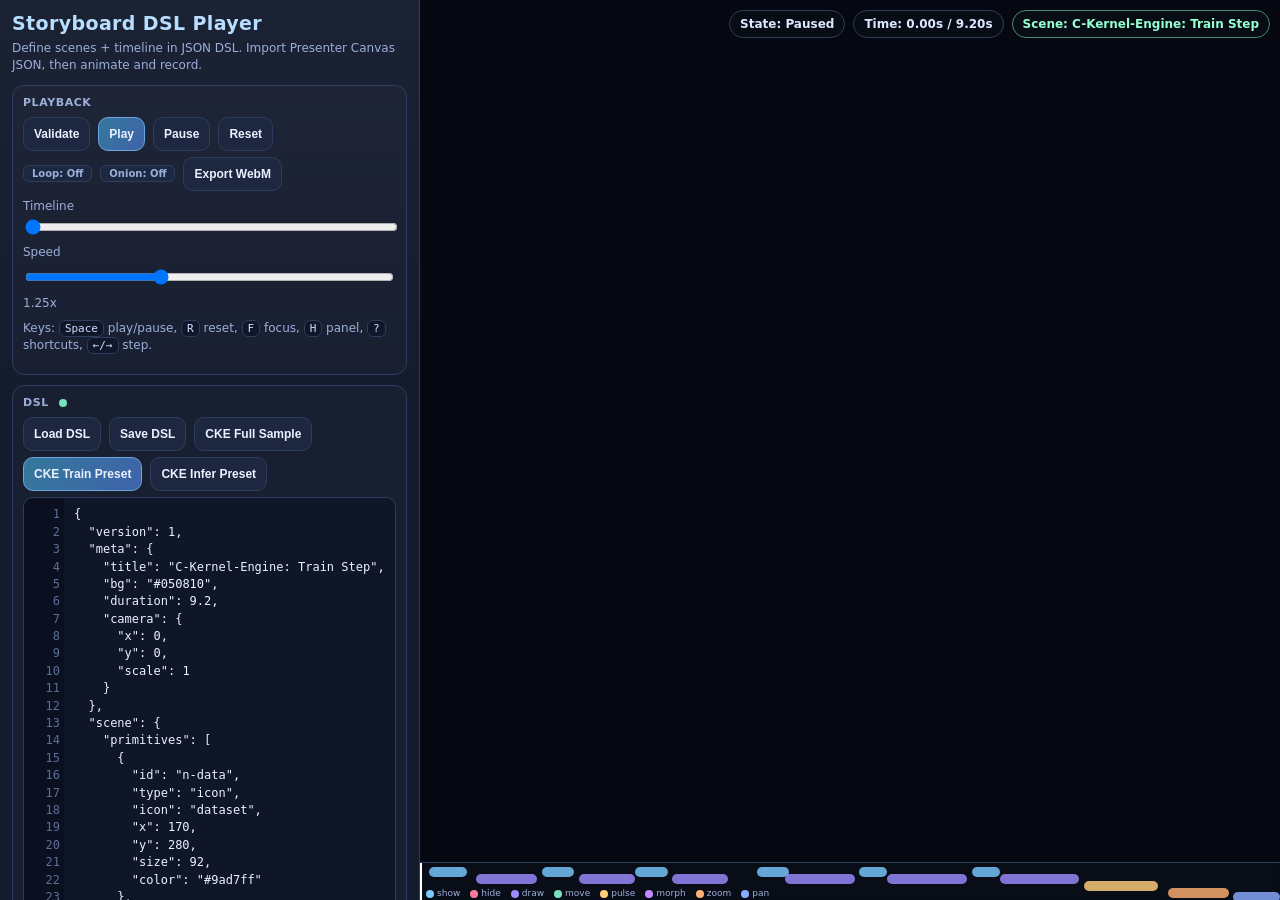
<file: presenter_storyboard.html>
<!doctype html>
<html lang="en">
<head>
  <meta charset="utf-8">
  <meta name="viewport" content="width=device-width, initial-scale=1">
  <title>LinuxUtilities Storyboard DSL Player</title>
  <style>
    :root {
      --bg: #090d16;
      --panel: #131b2d;
      --panel-2: #1c2840;
      --text: #eaf1ff;
      --muted: #9cafda;
      --accent: #79c9ff;
      --accent-2: #9b8dff;
      --border: #2e3d5e;
      --danger: #ff799f;
      --good: #79e1bf;
      --warn: #ffd07a;
    }

    * { box-sizing: border-box; }

    body {
      margin: 0;
      min-height: 100vh;
      font-family: "Fira Sans", "Noto Sans", "DejaVu Sans", sans-serif;
      color: var(--text);
      background:
        radial-gradient(1200px 700px at -10% -20%, #2a3d65 0%, transparent 55%),
        radial-gradient(1000px 700px at 110% -20%, #2a2553 0%, transparent 56%),
        var(--bg);
      overflow: hidden;
    }

    .app {
      display: grid;
      grid-template-columns: 420px minmax(0, 1fr);
      width: 100%;
      height: 100vh;
    }

    .sidebar {
      border-right: 1px solid var(--border);
      background: linear-gradient(180deg, rgba(255, 255, 255, 0.03), transparent 45%), var(--panel);
      padding: 12px;
      overflow: auto;
    }

    .brand {
      margin: 0;
      font-size: 19px;
      font-weight: 800;
      letter-spacing: 0.02em;
      color: #b7ddff;
    }

    .sub {
      margin: 6px 0 10px;
      color: var(--muted);
      font-size: 12px;
      line-height: 1.45;
    }

    .group {
      border: 1px solid var(--border);
      border-radius: 12px;
      background: rgba(255, 255, 255, 0.02);
      padding: 10px;
      margin-bottom: 10px;
    }

    .group h3 {
      margin: 0 0 8px;
      text-transform: uppercase;
      letter-spacing: 0.05em;
      font-size: 11px;
      color: var(--muted);
    }

    .row {
      display: flex;
      gap: 8px;
      flex-wrap: wrap;
      align-items: center;
      margin: 6px 0;
    }

    button, input[type="number"], input[type="text"], textarea {
      border: 1px solid var(--border);
      border-radius: 10px;
      background: #1d2840;
      color: var(--text);
      padding: 8px 10px;
      font-size: 12px;
      font-weight: 600;
    }

    button {
      cursor: pointer;
      min-height: 34px;
    }

    button:hover { border-color: #93c6ff; }
    button.primary {
      background: linear-gradient(120deg, #34789b, #3f63aa);
      border-color: #6ca6df;
    }
    button.warn {
      background: #3b2636;
      border-color: #7a4c62;
      color: #ffd4df;
    }

    input[type="range"] { width: 100%; }

    textarea {
      width: 100%;
      min-height: 250px;
      resize: vertical;
      font-family: "JetBrains Mono", "Fira Mono", monospace;
      line-height: 1.45;
      background: #0f1628;
      font-weight: 500;
    }

    label {
      display: block;
      color: var(--muted);
      font-size: 12px;
      margin: 8px 0 4px;
    }

    .meta {
      color: var(--muted);
      font-size: 12px;
      line-height: 1.4;
    }

    .status {
      margin-top: 8px;
      min-height: 40px;
      font-size: 12px;
      line-height: 1.45;
      color: #d6e2ff;
    }

    .status.ok { color: var(--good); }
    .status.err { color: #ffb7c8; }
    .status.warn { color: var(--warn); }

    .viewer {
      position: relative;
      overflow: hidden;
      background:
        radial-gradient(1200px 800px at 90% -30%, rgba(145, 120, 255, 0.16), transparent 58%),
        #060911;
    }

    canvas {
      position: absolute;
      inset: 0;
      width: 100%;
      height: 100%;
      touch-action: none;
    }

    .hud {
      position: absolute;
      top: 10px;
      right: 10px;
      display: flex;
      gap: 8px;
      z-index: 9;
      font-size: 12px;
    }

    .pill {
      border-radius: 999px;
      border: 1px solid var(--border);
      background: rgba(10, 14, 24, 0.82);
      color: #dce8ff;
      padding: 6px 10px;
      font-weight: 700;
      backdrop-filter: blur(4px);
    }

    .pill.live { color: #96ffd2; border-color: #448e75; }

    .kbd {
      border: 1px solid var(--border);
      border-radius: 6px;
      background: #10172a;
      padding: 1px 5px;
      font-size: 11px;
      font-family: "JetBrains Mono", "Fira Mono", monospace;
      color: #d4defe;
    }

    .focus-pill {
      position: absolute;
      left: 10px;
      bottom: 10px;
      z-index: 10;
      display: none;
      border: 1px solid var(--border);
      border-radius: 999px;
      padding: 7px 10px;
      background: rgba(11, 16, 28, 0.85);
      color: var(--text);
      font-size: 12px;
    }

    body.focus .app { grid-template-columns: 1fr; }
    body.focus .sidebar { display: none; }
    body.focus .focus-pill { display: inline-flex; }

    @media (max-width: 1200px) {
      .app { grid-template-columns: 1fr; }
      .sidebar {
        position: absolute;
        inset: 0 auto 0 0;
        width: min(440px, 94vw);
        z-index: 20;
        transform: translateX(-100%);
        transition: transform 0.2s ease;
      }
      body.menu-open .sidebar { transform: translateX(0); }
      .menu-pill { display: inline-flex !important; }
    }

    .menu-pill { display: none; }

    /* ── 1. Action Strip (mini-timeline bars) ────────── */
    .action-strip {
      position: absolute;
      bottom: 0;
      left: 0;
      right: 0;
      height: 38px;
      background: rgba(10, 14, 24, 0.88);
      border-top: 1px solid var(--border);
      z-index: 8;
      overflow: hidden;
      cursor: pointer;
      backdrop-filter: blur(4px);
    }
    .action-strip .bar {
      position: absolute;
      top: 4px;
      height: 10px;
      border-radius: 5px;
      opacity: 0.82;
      pointer-events: none;
    }
    .action-strip .bar.show { background: #79c9ff; }
    .action-strip .bar.hide { background: #ff799f; }
    .action-strip .bar.draw { background: #9b8dff; }
    .action-strip .bar.move { background: #79e1bf; }
    .action-strip .bar.pulse { background: #ffd07a; }
    .action-strip .bar.morph { background: #c288ff; }
    .action-strip .bar.zoom { background: #ffb070; }
    .action-strip .bar.pan { background: #8caaff; }
    .action-strip .playhead {
      position: absolute;
      top: 0;
      bottom: 0;
      width: 2px;
      background: #fff;
      z-index: 2;
      pointer-events: none;
    }
    .action-strip .bookmark-mark {
      position: absolute;
      top: 22px;
      width: 8px;
      height: 8px;
      transform: translateX(-4px) rotate(45deg);
      background: var(--warn);
      z-index: 3;
      pointer-events: none;
    }
    .action-strip .legend {
      position: absolute;
      bottom: 2px;
      left: 6px;
      display: flex;
      gap: 10px;
      font-size: 9px;
      color: var(--muted);
      pointer-events: none;
    }
    .action-strip .legend span::before {
      content: '';
      display: inline-block;
      width: 8px;
      height: 8px;
      border-radius: 4px;
      margin-right: 3px;
      vertical-align: middle;
    }
    .action-strip .legend .l-show::before { background: #79c9ff; }
    .action-strip .legend .l-hide::before { background: #ff799f; }
    .action-strip .legend .l-draw::before { background: #9b8dff; }
    .action-strip .legend .l-move::before { background: #79e1bf; }
    .action-strip .legend .l-pulse::before { background: #ffd07a; }
    .action-strip .legend .l-morph::before { background: #c288ff; }
    .action-strip .legend .l-zoom::before { background: #ffb070; }
    .action-strip .legend .l-pan::before { background: #8caaff; }

    /* ── 2. Loop badge ────────────────────────────────── */
    .loop-badge {
      font-size: 10px;
      font-weight: 700;
      border-radius: 6px;
      padding: 2px 8px;
      border: 1px solid var(--border);
      background: var(--panel-2);
      color: var(--muted);
      cursor: pointer;
      user-select: none;
      min-width: 58px;
      text-align: center;
    }
    .loop-badge.active { color: var(--accent); border-color: var(--accent); }

    /* ── 3. Export button ─────────────────────────────── */
    .recording-hint {
      position: absolute;
      top: 10px;
      left: 10px;
      z-index: 11;
      display: none;
      border-radius: 999px;
      padding: 6px 12px;
      background: rgba(200, 30, 60, 0.88);
      color: #fff;
      font-size: 12px;
      font-weight: 700;
      animation: rec-pulse 1s infinite;
    }
    @keyframes rec-pulse {
      0%, 100% { opacity: 1; }
      50% { opacity: 0.5; }
    }

    /* ── 4. Shortcut overlay ──────────────────────────── */
    .shortcut-overlay {
      position: fixed;
      inset: 0;
      z-index: 100;
      display: none;
      place-items: center;
      background: rgba(6, 9, 17, 0.88);
      backdrop-filter: blur(6px);
    }
    .shortcut-overlay.show { display: grid; }
    .shortcut-overlay table {
      border-collapse: collapse;
      font-size: 13px;
      color: var(--text);
      max-width: 520px;
    }
    .shortcut-overlay th {
      text-align: left;
      padding: 4px 14px 4px 0;
      color: var(--muted);
      font-weight: 600;
    }
    .shortcut-overlay td {
      padding: 4px 14px 4px 0;
    }
    .shortcut-overlay .close-hint {
      margin-top: 16px;
      color: var(--muted);
      font-size: 12px;
      text-align: center;
    }

    /* ── 5. Line-number gutter ────────────────────────── */
    .editor-wrap {
      display: flex;
      position: relative;
      border: 1px solid var(--border);
      border-radius: 10px;
      overflow: hidden;
      margin-top: 6px;
    }
    .line-gutter {
      width: 40px;
      min-width: 40px;
      background: #0b1020;
      color: #5a6e96;
      font-family: "JetBrains Mono", "Fira Mono", monospace;
      font-size: 12px;
      line-height: 1.45;
      padding: 8px 4px 8px 0;
      text-align: right;
      overflow: hidden;
      user-select: none;
      white-space: pre;
    }
    .editor-wrap textarea {
      border: none;
      border-radius: 0;
      flex: 1;
      min-height: 250px;
      margin: 0;
    }

    /* ── 6. Quick-Add Action builder ──────────────────── */
    .quick-add {
      display: grid;
      grid-template-columns: 1fr 1fr;
      gap: 6px;
      margin-top: 6px;
    }
    .quick-add select, .quick-add input {
      border: 1px solid var(--border);
      border-radius: 8px;
      background: #1d2840;
      color: var(--text);
      padding: 6px 8px;
      font-size: 11px;
    }
    .quick-add .full { grid-column: 1 / -1; }

    /* ── 7. Onion-skin badge ──────────────────────────── */
    .onion-badge {
      font-size: 10px;
      font-weight: 700;
      border-radius: 6px;
      padding: 2px 8px;
      border: 1px solid var(--border);
      background: var(--panel-2);
      color: var(--muted);
      cursor: pointer;
      user-select: none;
    }
    .onion-badge.active { color: #c288ff; border-color: #c288ff; }

    /* ── 8. Valid badge ───────────────────────────────── */
    .valid-dot {
      display: inline-block;
      width: 8px;
      height: 8px;
      border-radius: 50%;
      margin-left: 6px;
      vertical-align: middle;
      background: var(--muted);
      transition: background 0.2s;
    }
    .valid-dot.ok { background: var(--good); }
    .valid-dot.err { background: var(--danger); }
  </style>
</head>
<body>
  <div class="app">
    <aside class="sidebar">
      <h1 class="brand">Storyboard DSL Player</h1>
      <p class="sub">Define scenes + timeline in JSON DSL. Import Presenter Canvas JSON, then animate and record.</p>

      <section class="group">
        <h3>Playback</h3>
        <div class="row">
          <button id="btnValidate">Validate</button>
          <button id="btnPlay" class="primary">Play</button>
          <button id="btnPause">Pause</button>
          <button id="btnReset">Reset</button>
        </div>
        <div class="row">
          <span id="loopBadge" class="loop-badge" title="Cycle: Off → Loop → Bounce (L)">Loop: Off</span>
          <span id="onionBadge" class="onion-badge" title="Onion-skin mode (O)">Onion: Off</span>
          <button id="btnExport">Export WebM</button>
        </div>
        <label for="timeline">Timeline</label>
        <input id="timeline" type="range" min="0" max="1000" step="1" value="0">
        <div class="row">
          <label for="speed" style="margin:0; min-width: 60px; color:var(--muted)">Speed</label>
          <input id="speed" type="range" min="25" max="300" value="125">
          <span id="speedValue" class="meta">1.25x</span>
        </div>
        <p class="sub" style="margin-top:8px">Keys: <span class="kbd">Space</span> play/pause, <span class="kbd">R</span> reset, <span class="kbd">F</span> focus, <span class="kbd">H</span> panel, <span class="kbd">?</span> shortcuts, <span class="kbd">←/→</span> step.</p>
      </section>

      <section class="group">
        <h3>DSL <span id="validDot" class="valid-dot"></span></h3>
        <div class="row">
          <button id="btnLoadDsl">Load DSL</button>
          <button id="btnSaveDsl">Save DSL</button>
          <button id="btnSample">CKE Full Sample</button>
        </div>
        <div class="row">
          <button id="btnCkeTrain" class="primary">CKE Train Preset</button>
          <button id="btnCkeInfer">CKE Infer Preset</button>
        </div>
        <input id="dslLoader" type="file" accept="application/json" style="display:none">
        <div class="editor-wrap">
          <div id="lineGutter" class="line-gutter">1</div>
          <textarea id="dslEditor" spellcheck="false"></textarea>
        </div>
        <details style="margin-top:6px">
          <summary style="cursor:pointer; color:var(--muted); font-size:12px; font-weight:600">Quick-Add Action</summary>
          <div class="quick-add">
            <select id="qaAction">
              <option value="show">show</option>
              <option value="hide">hide</option>
              <option value="draw">draw</option>
              <option value="move">move</option>
              <option value="pulse">pulse</option>
              <option value="morph">morph</option>
              <option value="zoom">zoom</option>
              <option value="pan">pan</option>
            </select>
            <select id="qaEase">
              <option value="easeInOutCubic">easeInOutCubic</option>
              <option value="easeOutCubic">easeOutCubic</option>
              <option value="easeInCubic">easeInCubic</option>
              <option value="linear">linear</option>
            </select>
            <input id="qaTarget" type="text" placeholder="target (* or id)" value="*">
            <input id="qaAt" type="number" placeholder="at (s)" step="0.1" value="0" min="0">
            <input id="qaDur" type="number" placeholder="duration" step="0.1" value="0.5" min="0">
            <button id="btnQuickAdd" class="primary full">+ Add to Timeline</button>
          </div>
        </details>
      </section>

      <section class="group">
        <h3>Canvas Import</h3>
        <div class="row">
          <button id="btnLoadCanvas">Load Canvas JSON</button>
          <button id="btnFromCanvas" class="primary">Generate DSL From Canvas</button>
        </div>
        <input id="canvasLoader" type="file" accept="application/json" style="display:none">
        <p class="meta" id="canvasMeta">No presenter_canvas export loaded yet.</p>
      </section>

      <section class="group">
        <h3>Action DSL</h3>
        <p class="meta" style="margin:0">
          Actions: <code>show</code>, <code>hide</code>, <code>draw</code>, <code>move</code>, <code>pulse</code>, <code>morph</code>, <code>zoom</code>, <code>pan</code>.<br>
          Targets: exact id, <code>*</code>, or <code>type:icon</code>/<code>type:edge</code>. Morph uses <code>from</code> + <code>to</code> ids.<br>
          Optional easing on any step: <code>ease: \"easeInOutCubic\"</code>, <code>easeOutCubic</code>, <code>easeInCubic</code>, <code>linear</code>.
        </p>
      </section>

      <div id="status" class="status"></div>
    </aside>

    <main class="viewer" id="viewer">
      <canvas id="stage"></canvas>
      <div id="actionStrip" class="action-strip"></div>
      <div id="recordHint" class="recording-hint">● REC</div>
      <button id="focusHint" class="focus-pill">Press H to show controls</button>
      <button id="menuHint" class="focus-pill menu-pill" style="left:10px; bottom:48px">Menu</button>
      <div class="hud">
        <div class="pill" id="pillState">State: Idle</div>
        <div class="pill" id="pillTime">Time: 0.00s</div>
        <div class="pill live" id="pillTitle">Scene: Sample</div>
      </div>
    </main>
  </div>

  <div id="shortcutOverlay" class="shortcut-overlay">
    <div>
      <table>
        <tr><th>Key</th><th>Action</th></tr>
        <tr><td><span class="kbd">Space</span></td><td>Play / Pause</td></tr>
        <tr><td><span class="kbd">R</span></td><td>Reset playback</td></tr>
        <tr><td><span class="kbd">F</span></td><td>Toggle focus mode</td></tr>
        <tr><td><span class="kbd">H</span></td><td>Toggle sidebar / focus</td></tr>
        <tr><td><span class="kbd">L</span></td><td>Cycle loop mode (Off → Loop → Bounce)</td></tr>
        <tr><td><span class="kbd">O</span></td><td>Toggle onion-skin</td></tr>
        <tr><td><span class="kbd">B</span></td><td>Set bookmark at current time</td></tr>
        <tr><td><span class="kbd">1</span>–<span class="kbd">9</span></td><td>Jump to bookmark 1–9</td></tr>
        <tr><td><span class="kbd">←</span> / <span class="kbd">→</span></td><td>Step ±0.1 s (hold <span class="kbd">Shift</span> for ±0.5 s)</td></tr>
        <tr><td><span class="kbd">,</span> / <span class="kbd">.</span></td><td>Speed ±0.1×</td></tr>
        <tr><td><span class="kbd">Ctrl+Enter</span></td><td>Validate + Play</td></tr>
        <tr><td><span class="kbd">Ctrl+S</span></td><td>Save DSL JSON</td></tr>
        <tr><td><span class="kbd">?</span></td><td>This overlay</td></tr>
      </table>
      <p class="close-hint">Press <span class="kbd">?</span> or <span class="kbd">Esc</span> to close</p>
    </div>
  </div>

  <script>
    (function () {
      'use strict';

      const STORAGE_KEY = 'linuxutilities.storyboard_dsl.v1';
      const state = {
        parsed: null,
        compile: null,
        playback: {
          playing: false,
          time: 0,
          duration: 8,
          speed: 1,
          lastFrameMs: 0
        },
        canvasImport: null,
        focus: false,
        frameHandle: 0,
        dpr: Math.max(1, Math.min(2, window.devicePixelRatio || 1)),
        loopMode: 0,
        onionSkin: false,
        bookmarks: new Array(9).fill(null),
        recording: false,
        liveValidateTimer: 0
      };

      const els = {
        viewer: document.getElementById('viewer'),
        stage: document.getElementById('stage'),
        btnValidate: document.getElementById('btnValidate'),
        btnPlay: document.getElementById('btnPlay'),
        btnPause: document.getElementById('btnPause'),
        btnReset: document.getElementById('btnReset'),
        timeline: document.getElementById('timeline'),
        speed: document.getElementById('speed'),
        speedValue: document.getElementById('speedValue'),
        btnLoadDsl: document.getElementById('btnLoadDsl'),
        btnSaveDsl: document.getElementById('btnSaveDsl'),
        btnSample: document.getElementById('btnSample'),
        btnCkeTrain: document.getElementById('btnCkeTrain'),
        btnCkeInfer: document.getElementById('btnCkeInfer'),
        dslLoader: document.getElementById('dslLoader'),
        dslEditor: document.getElementById('dslEditor'),
        btnLoadCanvas: document.getElementById('btnLoadCanvas'),
        btnFromCanvas: document.getElementById('btnFromCanvas'),
        canvasLoader: document.getElementById('canvasLoader'),
        canvasMeta: document.getElementById('canvasMeta'),
        status: document.getElementById('status'),
        focusHint: document.getElementById('focusHint'),
        menuHint: document.getElementById('menuHint'),
        pillState: document.getElementById('pillState'),
        pillTime: document.getElementById('pillTime'),
        pillTitle: document.getElementById('pillTitle'),
        loopBadge: document.getElementById('loopBadge'),
        onionBadge: document.getElementById('onionBadge'),
        btnExport: document.getElementById('btnExport'),
        actionStrip: document.getElementById('actionStrip'),
        recordHint: document.getElementById('recordHint'),
        shortcutOverlay: document.getElementById('shortcutOverlay'),
        lineGutter: document.getElementById('lineGutter'),
        validDot: document.getElementById('validDot'),
        qaAction: document.getElementById('qaAction'),
        qaEase: document.getElementById('qaEase'),
        qaTarget: document.getElementById('qaTarget'),
        qaAt: document.getElementById('qaAt'),
        qaDur: document.getElementById('qaDur'),
        btnQuickAdd: document.getElementById('btnQuickAdd')
      };

      const ctx = els.stage.getContext('2d');

      function sampleDslObject() {
        return {
          version: 1,
          meta: {
            title: 'C-Kernel-Engine: Inference + Backprop + Quantization',
            bg: '#050810',
            duration: 8.6,
            camera: { x: 0, y: 0, scale: 1 }
          },
          scene: {
            primitives: [
              { id: 'n-prompt', type: 'icon', icon: 'dataset', x: 170, y: 240, size: 90, color: '#9ad7ff' },
              { id: 't-prompt', type: 'text', x: 230, y: 240, text: 'Prompt Tokens', size: 30, color: '#e2f4ff' },
              { id: 'n-kv', type: 'rect', x1: 430, y1: 170, x2: 700, y2: 310, color: '#9cc5ff', width: 5, style: 'solid' },
              { id: 't-kv', type: 'text', x: 480, y: 240, text: 'Embed + KV Cache', size: 30, color: '#e8eeff' },
              { id: 'n-kernel', type: 'icon', icon: 'gpu', x: 930, y: 240, size: 102, color: '#97dcff' },
              { id: 't-kernel', type: 'text', x: 995, y: 240, text: 'CKE Kernels', size: 30, color: '#e0f6ff' },
              { id: 'n-token', type: 'icon', icon: 'check', x: 1240, y: 240, size: 90, color: '#9df0d0' },
              { id: 't-token', type: 'text', x: 1300, y: 240, text: 'Next Token', size: 30, color: '#e6fff4' },

              { id: 'n-loss', type: 'rect', x1: 850, y1: 420, x2: 1100, y2: 540, color: '#ffc186', width: 5, style: 'solid' },
              { id: 't-loss', type: 'text', x: 905, y: 478, text: 'Loss', size: 34, color: '#fff0db' },
              { id: 'n-back', type: 'icon', icon: 'tensor', x: 620, y: 480, size: 98, color: '#c2a6ff' },
              { id: 't-back', type: 'text', x: 680, y: 480, text: 'Backprop', size: 30, color: '#efe5ff' },
              { id: 'n-opt', type: 'icon', icon: 'gear', x: 400, y: 480, size: 92, color: '#8ce6c7' },
              { id: 't-opt', type: 'text', x: 455, y: 480, text: 'Optimizer', size: 30, color: '#e3fff4' },

              { id: 'n-quant', type: 'rect', x1: 1180, y1: 420, x2: 1480, y2: 540, color: '#d8b6ff', width: 5, style: 'solid' },
              { id: 't-quant', type: 'text', x: 1240, y: 478, text: 'INT8 Quantization', size: 30, color: '#f2e8ff' },
              { id: 'n-pack', type: 'icon', icon: 'database', x: 1650, y: 480, size: 90, color: '#d8b6ff' },
              { id: 't-pack', type: 'text', x: 1710, y: 480, text: 'Quantized Model', size: 29, color: '#f5ecff' },
              { id: 'n-serve', type: 'icon', icon: 'cloud', x: 1650, y: 240, size: 90, color: '#9ad7ff' },
              { id: 't-serve', type: 'text', x: 1710, y: 240, text: 'Serve', size: 30, color: '#e2f4ff' },

              { id: 'e-i1', type: 'arrow', x1: 250, y1: 240, x2: 410, y2: 240, color: '#9ad7ff', width: 6, style: 'dashed' },
              { id: 'e-i2', type: 'arrow', x1: 700, y1: 240, x2: 860, y2: 240, color: '#97dcff', width: 6, style: 'dashed' },
              { id: 'e-i3', type: 'arrow', x1: 1000, y1: 240, x2: 1160, y2: 240, color: '#9df0d0', width: 6, style: 'dotted' },
              { id: 'e-b1', type: 'arrow', x1: 940, y1: 290, x2: 940, y2: 400, color: '#ffc186', width: 6, style: 'dotted' },
              { id: 'e-b2', type: 'arrow', x1: 850, y1: 480, x2: 690, y2: 480, color: '#c2a6ff', width: 6, style: 'dotted' },
              { id: 'e-b3', type: 'arrow', x1: 540, y1: 480, x2: 460, y2: 480, color: '#8ce6c7', width: 6, style: 'solid' },
              { id: 'e-b4', type: 'arrow', x1: 400, y1: 430, x2: 860, y2: 280, color: '#8ce6c7', width: 6, style: 'dashed' },
              { id: 'e-q1', type: 'arrow', x1: 1100, y1: 480, x2: 1160, y2: 480, color: '#d8b6ff', width: 6, style: 'dashed' },
              { id: 'e-q2', type: 'arrow', x1: 1480, y1: 480, x2: 1580, y2: 480, color: '#d8b6ff', width: 6, style: 'solid' },
              { id: 'e-s1', type: 'arrow', x1: 1650, y1: 430, x2: 1650, y2: 290, color: '#9ad7ff', width: 6, style: 'dotted' }
            ]
          },
          timeline: [
            { at: 0.0, do: 'hide', targets: '*', duration: 0 },
            { at: 0.1, do: 'show', targets: ['n-prompt', 't-prompt', 'n-kv', 't-kv', 'n-kernel', 't-kernel'], duration: 0.45, ease: 'easeOutCubic' },
            { at: 0.7, do: 'draw', targets: ['e-i1'], duration: 0.6, ease: 'easeInOutCubic' },
            { at: 1.3, do: 'draw', targets: ['e-i2'], duration: 0.6, ease: 'easeInOutCubic' },
            { at: 1.9, do: 'show', targets: ['n-token', 't-token'], duration: 0.35, ease: 'easeOutCubic' },
            { at: 2.3, do: 'draw', targets: ['e-i3'], duration: 0.6, ease: 'easeInOutCubic' },
            { at: 2.9, do: 'pulse', targets: ['n-kernel'], duration: 0.7, scale: 1.13, ease: 'easeInOutCubic' },

            { at: 3.6, do: 'show', targets: ['n-loss', 't-loss', 'n-back', 't-back', 'n-opt', 't-opt'], duration: 0.45, ease: 'easeOutCubic' },
            { at: 4.1, do: 'draw', targets: ['e-b1'], duration: 0.65, ease: 'easeInOutCubic' },
            { at: 4.7, do: 'draw', targets: ['e-b2', 'e-b3'], duration: 0.75, ease: 'easeInOutCubic' },
            { at: 5.5, do: 'draw', targets: ['e-b4'], duration: 0.75, ease: 'easeInOutCubic' },

            { at: 6.3, do: 'morph', from: 'n-token', to: 'n-quant', duration: 0.8, ease: 'easeInOutCubic' },
            { at: 6.45, do: 'hide', targets: ['t-token'], duration: 0.35, ease: 'easeInOutCubic' },
            { at: 6.7, do: 'show', targets: ['t-quant', 'n-pack', 't-pack', 'n-serve', 't-serve'], duration: 0.45, ease: 'easeOutCubic' },
            { at: 7.0, do: 'draw', targets: ['e-q1', 'e-q2'], duration: 0.7, ease: 'easeInOutCubic' },
            { at: 7.7, do: 'draw', targets: ['e-s1'], duration: 0.55, ease: 'easeInOutCubic' },
            { at: 8.1, do: 'zoom', duration: 0.55, to: 1.12, ease: 'easeInOutCubic' }
          ]
        };
      }

      function ckeTrainDslObject() {
        return {
          version: 1,
          meta: {
            title: 'C-Kernel-Engine: Train Step',
            bg: '#050810',
            duration: 9.2,
            camera: { x: 0, y: 0, scale: 1 }
          },
          scene: {
            primitives: [
              { id: 'n-data', type: 'icon', icon: 'dataset', x: 170, y: 280, size: 92, color: '#9ad7ff' },
              { id: 't-data', type: 'text', x: 230, y: 280, text: 'Token Stream', size: 30, color: '#e2f3ff' },
              { id: 'n-token', type: 'rect', x1: 440, y1: 210, x2: 710, y2: 340, color: '#9cc5ff', width: 5, style: 'solid' },
              { id: 't-token', type: 'text', x: 490, y: 275, text: 'Tokenizer + Batch', size: 30, color: '#e6ecff' },
              { id: 'n-fwd', type: 'icon', icon: 'gpu', x: 930, y: 280, size: 102, color: '#97dcff' },
              { id: 't-fwd', type: 'text', x: 995, y: 280, text: 'Forward (matmul)', size: 30, color: '#e0f6ff' },
              { id: 'n-loss', type: 'rect', x1: 1260, y1: 220, x2: 1510, y2: 340, color: '#ffc186', width: 5, style: 'solid' },
              { id: 't-loss', type: 'text', x: 1315, y: 278, text: 'Loss', size: 34, color: '#fff0db' },
              { id: 'n-back', type: 'icon', icon: 'tensor', x: 920, y: 560, size: 102, color: '#c2a6ff' },
              { id: 't-back', type: 'text', x: 995, y: 560, text: 'Backprop Grads', size: 30, color: '#efe5ff' },
              { id: 'n-opt', type: 'icon', icon: 'gear', x: 610, y: 560, size: 96, color: '#8ce6c7' },
              { id: 't-opt', type: 'text', x: 665, y: 560, text: 'Optimizer Step', size: 30, color: '#e3fff4' },
              { id: 'n-ckpt', type: 'icon', icon: 'database', x: 1510, y: 560, size: 95, color: '#d7b3ff' },
              { id: 't-ckpt', type: 'text', x: 1570, y: 560, text: 'Checkpoint', size: 30, color: '#f3e9ff' },
              { id: 'e-1', type: 'arrow', x1: 250, y1: 280, x2: 430, y2: 280, color: '#9ad7ff', width: 6, style: 'dashed' },
              { id: 'e-2', type: 'arrow', x1: 710, y1: 280, x2: 860, y2: 280, color: '#97dcff', width: 6, style: 'dashed' },
              { id: 'e-3', type: 'arrow', x1: 1000, y1: 280, x2: 1240, y2: 280, color: '#ffc186', width: 6, style: 'dotted' },
              { id: 'e-4', type: 'arrow', x1: 1360, y1: 340, x2: 1000, y2: 545, color: '#c2a6ff', width: 6, style: 'dotted' },
              { id: 'e-5', type: 'arrow', x1: 850, y1: 560, x2: 660, y2: 560, color: '#8ce6c7', width: 6, style: 'solid' },
              { id: 'e-6', type: 'arrow', x1: 610, y1: 510, x2: 910, y2: 340, color: '#8ce6c7', width: 6, style: 'dashed' },
              { id: 'e-7', type: 'arrow', x1: 660, y1: 560, x2: 1425, y2: 560, color: '#d7b3ff', width: 6, style: 'solid' }
            ]
          },
          timeline: [
            { at: 0.0, do: 'hide', targets: '*', duration: 0 },
            { at: 0.1, do: 'show', targets: ['n-data', 't-data', 'n-token', 't-token'], duration: 0.4, ease: 'easeOutCubic' },
            { at: 0.6, do: 'draw', targets: ['e-1'], duration: 0.65, ease: 'easeInOutCubic' },
            { at: 1.3, do: 'show', targets: ['n-fwd', 't-fwd'], duration: 0.35, ease: 'easeOutCubic' },
            { at: 1.7, do: 'draw', targets: ['e-2'], duration: 0.6, ease: 'easeInOutCubic' },
            { at: 2.3, do: 'show', targets: ['n-loss', 't-loss'], duration: 0.35, ease: 'easeOutCubic' },
            { at: 2.7, do: 'draw', targets: ['e-3'], duration: 0.6, ease: 'easeInOutCubic' },
            { at: 3.6, do: 'show', targets: ['n-back', 't-back'], duration: 0.35, ease: 'easeOutCubic' },
            { at: 3.9, do: 'draw', targets: ['e-4'], duration: 0.75, ease: 'easeInOutCubic' },
            { at: 4.7, do: 'show', targets: ['n-opt', 't-opt'], duration: 0.3, ease: 'easeOutCubic' },
            { at: 5.0, do: 'draw', targets: ['e-5', 'e-6'], duration: 0.85, ease: 'easeInOutCubic' },
            { at: 5.9, do: 'show', targets: ['n-ckpt', 't-ckpt'], duration: 0.3, ease: 'easeOutCubic' },
            { at: 6.2, do: 'draw', targets: ['e-7'], duration: 0.85, ease: 'easeInOutCubic' },
            { at: 7.1, do: 'pulse', targets: ['n-fwd', 'n-back', 'n-opt'], duration: 0.8, scale: 1.12, ease: 'easeInOutCubic' },
            { at: 8.0, do: 'zoom', duration: 0.65, to: 1.16, ease: 'easeInOutCubic' },
            { at: 8.7, do: 'pan', duration: 0.5, x: -140, y: -40, ease: 'easeInOutCubic' }
          ]
        };
      }

      function ckeInferenceDslObject() {
        return {
          version: 1,
          meta: {
            title: 'CKE Inference: Autoregressive Decode',
            bg: '#040710',
            duration: 18,
            camera: { x: 0, y: 0, scale: 1 }
          },
          scene: {
            primitives: [
              // ── Section headers (BBG-style numbered phases) ──
              { id: 'sec-in',   type: 'text', x: 100, y: 88,  text: '❶  INPUT PIPELINE', size: 20, color: '#5a7aaa' },
              { id: 'sec-xfmr', type: 'text', x: 100, y: 278, text: '❷  TRANSFORMER BLOCK  ×N', size: 20, color: '#7a6aaa' },
              { id: 'sec-out',  type: 'text', x: 100, y: 628, text: '❸  OUTPUT DECODE', size: 20, color: '#aa8a5a' },

              // ── Input row  (y ≈ 165) ──
              { id: 'n-user',  type: 'icon', icon: 'user',    x: 145, y: 165, size: 76, color: '#8fd8ff' },
              { id: 't-user',  type: 'text', x: 108, y: 215, text: 'User Prompt', size: 22, color: '#b8ddff' },
              { id: 'n-bpe',   type: 'rect', x1: 305, y1: 128, x2: 530, y2: 202, color: '#8bb8ff', width: 4, style: 'solid' },
              { id: 't-bpe',   type: 'text', x: 333, y: 163, text: 'BPE Tokenizer', size: 24, color: '#d4e6ff' },
              { id: 'n-embed', type: 'rect', x1: 645, y1: 118, x2: 975, y2: 212, color: '#9cc5ff', width: 4, style: 'solid' },
              { id: 't-embed', type: 'text', x: 668, y: 157, text: 'Token Embed + Pos Enc', size: 22, color: '#dfe9ff' },
              { id: 'e-u2b',   type: 'arrow', x1: 210, y1: 165, x2: 300, y2: 165, color: '#8fd8ff', width: 5, style: 'dashed' },
              { id: 'e-b2e',   type: 'arrow', x1: 535, y1: 165, x2: 640, y2: 165, color: '#9cc5ff', width: 5, style: 'dashed' },

              // ── Transformer block background ──
              { id: 'xfmr-bg', type: 'rect', x1: 82, y1: 298, x2: 1710, y2: 595, color: '#18132e', width: 2, style: 'dotted' },

              // ── Attention sub-row  (y ≈ 380) ──
              { id: 'n-ln1',   type: 'rect', x1: 115, y1: 342, x2: 275, y2: 418, color: '#a094d9', width: 4, style: 'solid' },
              { id: 't-ln1',   type: 'text', x: 137, y: 380, text: 'LayerNorm', size: 22, color: '#ddd4ff' },
              { id: 'n-qkv',   type: 'rect', x1: 380, y1: 328, x2: 640, y2: 432, color: '#b88dff', width: 5, style: 'solid' },
              { id: 't-qkv',   type: 'text', x: 413, y: 363, text: 'Q · Kᵀ · V', size: 26, color: '#e8d8ff' },
              { id: 't-qkvsub',type: 'text', x: 400, y: 400, text: 'Multi-Head Attention', size: 16, color: '#a898d0' },
              { id: 'n-an1',   type: 'rect', x1: 745, y1: 342, x2: 940, y2: 418, color: '#a094d9', width: 4, style: 'solid' },
              { id: 't-an1',   type: 'text', x: 772, y: 380, text: 'Add & Norm', size: 22, color: '#ddd4ff' },
              { id: 'e-e2ln',  type: 'arrow', x1: 810, y1: 216, x2: 195, y2: 337, color: '#9cc5ff', width: 4, style: 'dashed' },
              { id: 'e-ln2qk', type: 'arrow', x1: 280, y1: 380, x2: 375, y2: 380, color: '#b88dff', width: 5, style: 'dashed' },
              { id: 'e-qk2an', type: 'arrow', x1: 645, y1: 380, x2: 740, y2: 380, color: '#a094d9', width: 5, style: 'dashed' },

              // ── KV Cache (branching off attention) ──
              { id: 'n-kv',    type: 'icon', icon: 'database', x: 510, y: 510, size: 76, color: '#7de0bf' },
              { id: 't-kv',    type: 'text', x: 442, y: 555, text: 'KV Cache (ring buf)', size: 20, color: '#b8ffe0' },
              { id: 'e-kv',    type: 'arrow', x1: 510, y1: 436, x2: 510, y2: 478, color: '#7de0bf', width: 4, style: 'dotted' },

              // ── FFN sub-row  (continues across y ≈ 380) ──
              { id: 'n-ln2',   type: 'rect', x1: 1005, y1: 342, x2: 1168, y2: 418, color: '#a094d9', width: 4, style: 'solid' },
              { id: 't-ln2',   type: 'text', x: 1028, y: 380, text: 'LayerNorm', size: 22, color: '#ddd4ff' },
              { id: 'n-ffn',   type: 'icon', icon: 'gpu',  x: 1310, y: 380, size: 84, color: '#97dcff' },
              { id: 't-ffn',   type: 'text', x: 1245, y: 430, text: 'FFN (matmul)', size: 22, color: '#caf1ff' },
              { id: 'n-gelu',  type: 'rect', x1: 1440, y1: 342, x2: 1620, y2: 418, color: '#8abcda', width: 4, style: 'solid' },
              { id: 't-gelu',  type: 'text', x: 1464, y: 380, text: 'GELU + Proj', size: 22, color: '#d0efff' },
              { id: 'e-an2ln', type: 'arrow', x1: 945, y1: 380, x2: 1000, y2: 380, color: '#a094d9', width: 5, style: 'dashed' },
              { id: 'e-ln2ff', type: 'arrow', x1: 1173, y1: 380, x2: 1260, y2: 380, color: '#97dcff', width: 5, style: 'dashed' },
              { id: 'e-ff2gl', type: 'arrow', x1: 1365, y1: 380, x2: 1435, y2: 380, color: '#8abcda', width: 5, style: 'dashed' },

              // ── Residual / skip connections (BBG-style dotted) ──
              { id: 'e-skip1', type: 'arrow', x1: 978, y1: 168, x2: 843, y2: 337, color: '#4a5480', width: 3, style: 'dotted' },
              { id: 'e-skip2', type: 'line',  x1: 843, y1: 422, x2: 843, y2: 575, color: '#4a5480', width: 3, style: 'dotted' },

              // ── Output row  (y ≈ 710) ──
              { id: 'n-proj',  type: 'rect', x1: 295, y1: 668, x2: 530, y2: 748, color: '#e0a860', width: 4, style: 'solid' },
              { id: 't-proj',  type: 'text', x: 320, y: 708, text: 'Logit Projection', size: 22, color: '#fff0d4' },
              { id: 'n-soft',  type: 'rect', x1: 660, y1: 668, x2: 862, y2: 748, color: '#dab068', width: 4, style: 'solid' },
              { id: 't-soft',  type: 'text', x: 702, y: 708, text: 'Softmax', size: 26, color: '#fff4dc' },
              { id: 'n-samp',  type: 'icon', icon: 'gear',  x: 1030, y: 708, size: 80, color: '#c8e08a' },
              { id: 't-samp',  type: 'text', x: 970, y: 758, text: 'Top-k / Nucleus', size: 20, color: '#e8ffc8' },
              { id: 'n-tok',   type: 'icon', icon: 'check', x: 1310, y: 708, size: 86, color: '#ffc070' },
              { id: 't-tok',   type: 'text', x: 1255, y: 760, text: 'Next Token', size: 24, color: '#ffe4b0' },
              { id: 'e-gl2pr', type: 'arrow', x1: 1530, y1: 422, x2: 413, y2: 663, color: '#d8a050', width: 5, style: 'dashed' },
              { id: 'e-pr2sf', type: 'arrow', x1: 535, y1: 708, x2: 655, y2: 708, color: '#dab068', width: 5, style: 'dashed' },
              { id: 'e-sf2sa', type: 'arrow', x1: 867, y1: 708, x2: 978, y2: 708, color: '#c8e08a', width: 5, style: 'dashed' },
              { id: 'e-sa2tk', type: 'arrow', x1: 1080, y1: 708, x2: 1255, y2: 708, color: '#ffc070', width: 5, style: 'solid' },

              // ── Autoregressive loop ──
              { id: 'e-loop',  type: 'arrow', x1: 1370, y1: 738, x2: 148, y2: 218, color: '#6888ff', width: 5, style: 'dotted' },
              { id: 't-loop',  type: 'text', x: 730, y: 810, text: '↺  Autoregressive Decode Loop', size: 24, color: '#88a8ff' },

              // ── Quantization badge (CKE-specific detail) ──
              { id: 'n-quant', type: 'rect', x1: 1100, y1: 510, x2: 1350, y2: 570, color: '#5a8c70', width: 3, style: 'solid' },
              { id: 't-quant', type: 'text', x: 1118, y: 540, text: 'INT8 / FP16 quantised', size: 18, color: '#90deb8' }
            ]
          },
          timeline: [
            // ── Phase 0: hide all ──
            { at: 0.0,  do: 'hide', targets: '*', duration: 0 },

            // ── Phase 1: Section headers fade in ──
            { at: 0.15, do: 'show', targets: ['sec-in', 'sec-xfmr', 'sec-out'], duration: 0.55, ease: 'easeOutCubic' },

            // ── Phase 2: Input pipeline (BBG left-to-right reveal) ──
            { at: 0.8,  do: 'show', targets: ['n-user', 't-user'], duration: 0.4, ease: 'easeOutCubic' },
            { at: 1.2,  do: 'show', targets: ['n-bpe', 't-bpe'],   duration: 0.35, ease: 'easeOutCubic' },
            { at: 1.35, do: 'draw', targets: ['e-u2b'],             duration: 0.45, ease: 'easeInOutCubic' },
            { at: 1.85, do: 'show', targets: ['n-embed', 't-embed'], duration: 0.35, ease: 'easeOutCubic' },
            { at: 2.0,  do: 'draw', targets: ['e-b2e'],             duration: 0.45, ease: 'easeInOutCubic' },

            // ── Phase 3: Morph — Tokenizer dissolves into Embedding ──
            { at: 2.5,  do: 'morph', from: 'n-bpe', to: 'n-embed', duration: 0.9, ease: 'easeInOutCubic' },
            { at: 2.6,  do: 'hide',  targets: ['t-bpe'], duration: 0.4, ease: 'easeInOutCubic' },

            // ── Phase 4: Transformer block background ──
            { at: 3.2,  do: 'show', targets: ['xfmr-bg'],          duration: 0.5, ease: 'easeOutCubic' },
            { at: 3.3,  do: 'draw', targets: ['e-e2ln', 'e-skip1'], duration: 0.7, ease: 'easeInOutCubic' },

            // ── Phase 5: Attention path ──
            { at: 3.7,  do: 'show', targets: ['n-ln1', 't-ln1'],   duration: 0.3, ease: 'easeOutCubic' },
            { at: 4.0,  do: 'draw', targets: ['e-ln2qk'],          duration: 0.4, ease: 'easeInOutCubic' },
            { at: 4.2,  do: 'show', targets: ['n-qkv', 't-qkv', 't-qkvsub'], duration: 0.45, ease: 'easeOutCubic' },
            { at: 4.7,  do: 'pulse', targets: ['n-qkv'],           duration: 0.65, scale: 1.08, ease: 'easeInOutCubic' },

            // ── Phase 6: KV Cache branch ──
            { at: 5.0,  do: 'show', targets: ['n-kv', 't-kv'],     duration: 0.35, ease: 'easeOutCubic' },
            { at: 5.15, do: 'draw', targets: ['e-kv'],              duration: 0.4, ease: 'easeInOutCubic' },
            { at: 5.4,  do: 'pulse', targets: ['n-kv'],             duration: 0.5, scale: 1.1, ease: 'easeInOutCubic' },

            // ── Phase 7: Add & Norm → FFN path ──
            { at: 5.7,  do: 'draw', targets: ['e-qk2an'],          duration: 0.4, ease: 'easeInOutCubic' },
            { at: 5.9,  do: 'show', targets: ['n-an1', 't-an1'],   duration: 0.3, ease: 'easeOutCubic' },
            { at: 6.2,  do: 'draw', targets: ['e-an2ln'],           duration: 0.35, ease: 'easeInOutCubic' },
            { at: 6.4,  do: 'show', targets: ['n-ln2', 't-ln2'],   duration: 0.25, ease: 'easeOutCubic' },
            { at: 6.6,  do: 'draw', targets: ['e-ln2ff'],           duration: 0.4, ease: 'easeInOutCubic' },
            { at: 6.8,  do: 'show', targets: ['n-ffn', 't-ffn'],   duration: 0.35, ease: 'easeOutCubic' },
            { at: 7.1,  do: 'pulse', targets: ['n-ffn'],            duration: 0.65, scale: 1.1, ease: 'easeInOutCubic' },
            { at: 7.5,  do: 'draw', targets: ['e-ff2gl'],           duration: 0.35, ease: 'easeInOutCubic' },
            { at: 7.7,  do: 'show', targets: ['n-gelu', 't-gelu'], duration: 0.3, ease: 'easeOutCubic' },

            // ── Residual skip + Quant badge ──
            { at: 8.0,  do: 'draw', targets: ['e-skip2'],           duration: 0.4, ease: 'easeInOutCubic' },
            { at: 8.2,  do: 'show', targets: ['n-quant', 't-quant'], duration: 0.35, ease: 'easeOutCubic' },

            // ── Phase 8: Morph — Attention morphs through FFN ──
            { at: 8.5,  do: 'morph', from: 'n-qkv', to: 'n-ffn',  duration: 0.9, ease: 'easeInOutCubic' },
            { at: 8.6,  do: 'hide',  targets: ['t-qkv', 't-qkvsub'], duration: 0.4, ease: 'easeInOutCubic' },

            // ── Phase 9: Output pipeline ──
            { at: 9.5,  do: 'draw', targets: ['e-gl2pr'],           duration: 0.6, ease: 'easeInOutCubic' },
            { at: 9.9,  do: 'show', targets: ['n-proj', 't-proj'], duration: 0.3, ease: 'easeOutCubic' },
            { at: 10.2, do: 'draw', targets: ['e-pr2sf'],           duration: 0.4, ease: 'easeInOutCubic' },
            { at: 10.4, do: 'show', targets: ['n-soft', 't-soft'], duration: 0.3, ease: 'easeOutCubic' },
            { at: 10.7, do: 'draw', targets: ['e-sf2sa'],           duration: 0.4, ease: 'easeInOutCubic' },
            { at: 10.9, do: 'show', targets: ['n-samp', 't-samp'], duration: 0.3, ease: 'easeOutCubic' },
            { at: 11.2, do: 'draw', targets: ['e-sa2tk'],           duration: 0.45, ease: 'easeInOutCubic' },
            { at: 11.5, do: 'show', targets: ['n-tok', 't-tok'],   duration: 0.35, ease: 'easeOutCubic' },
            { at: 11.8, do: 'pulse', targets: ['n-tok'],            duration: 0.6, scale: 1.12, ease: 'easeInOutCubic' },

            // ── Phase 10: Morph — Softmax morphs into final token ──
            { at: 12.2, do: 'morph', from: 'n-soft', to: 'n-tok',  duration: 0.85, ease: 'easeInOutCubic' },
            { at: 12.3, do: 'hide',  targets: ['t-soft'],           duration: 0.4, ease: 'easeInOutCubic' },

            // ── Phase 11: Autoregressive loop reveal ──
            { at: 13.0, do: 'draw', targets: ['e-loop'],            duration: 1.2, ease: 'easeInOutCubic' },
            { at: 13.8, do: 'show', targets: ['t-loop'],            duration: 0.6, ease: 'easeOutCubic' },

            // ── Phase 12: Cinematic zoom into transformer block ──
            { at: 14.5, do: 'zoom', duration: 0.9, to: 1.55, ease: 'easeInOutCubic' },
            { at: 14.5, do: 'pan',  duration: 0.9, x: -420, y: -240, ease: 'easeInOutCubic' },
            { at: 15.5, do: 'pulse', targets: ['n-qkv', 'n-ffn', 'n-kv'], duration: 0.8, scale: 1.08, ease: 'easeInOutCubic' },

            // ── Phase 13: Zoom back out ──
            { at: 16.3, do: 'zoom', duration: 0.95, from: 1.55, to: 1.0, ease: 'easeInOutCubic' },
            { at: 16.3, do: 'pan',  duration: 0.95, fromX: -420, fromY: -240, x: -60, y: -15, ease: 'easeInOutCubic' },

            // ── Phase 14: Final pulse on loop endpoints ──
            { at: 17.4, do: 'pulse', targets: ['n-tok', 'n-user'], duration: 0.6, scale: 1.1, ease: 'easeInOutCubic' }
          ]
        };
      }

      function setStatus(msg, cls) {
        els.status.textContent = msg;
        els.status.classList.remove('ok', 'err', 'warn');
        if (cls) {
          els.status.classList.add(cls);
        }
      }

      function clamp(v, min, max) {
        return Math.max(min, Math.min(max, v));
      }

      function lerp(a, b, t) {
        return a + (b - a) * t;
      }

      function easeValue(t, name) {
        const x = clamp(t, 0, 1);
        switch (String(name || 'easeInOutCubic')) {
          case 'linear':
            return x;
          case 'easeInCubic':
            return x * x * x;
          case 'easeOutCubic':
            return 1 - Math.pow(1 - x, 3);
          case 'easeInOutCubic':
          default:
            return x < 0.5 ? 4 * x * x * x : 1 - Math.pow(-2 * x + 2, 3) / 2;
        }
      }

      function normalizeNumber(v, fallback) {
        const n = Number(v);
        return Number.isFinite(n) ? n : fallback;
      }

      function deepClone(v) {
        return JSON.parse(JSON.stringify(v));
      }

      function resizeCanvas() {
        const rect = els.viewer.getBoundingClientRect();
        els.stage.width = Math.max(1, Math.floor(rect.width * state.dpr));
        els.stage.height = Math.max(1, Math.floor(rect.height * state.dpr));
        ctx.setTransform(state.dpr, 0, 0, state.dpr, 0, 0);
        renderFrame(state.playback.time);
      }

      function toArray(value) {
        if (Array.isArray(value)) {
          return value;
        }
        if (typeof value === 'string' && value.trim()) {
          return [value.trim()];
        }
        return [];
      }

      function primitiveCategory(type) {
        if (type === 'line' || type === 'arrow' || type === 'pen') {
          return 'edge';
        }
        if (type === 'icon') {
          return 'icon';
        }
        if (type === 'rect' || type === 'ellipse' || type === 'text') {
          return 'node';
        }
        return type;
      }

      function resolveTargets(targetDef, primitives) {
        const ids = [];
        const seen = new Set();
        const patterns = toArray(targetDef);

        function push(id) {
          if (!seen.has(id)) {
            seen.add(id);
            ids.push(id);
          }
        }

        for (const pattern of patterns) {
          if (pattern === '*') {
            for (const p of primitives) {
              push(p.id);
            }
            continue;
          }
          if (pattern.startsWith('type:')) {
            const q = pattern.slice(5).toLowerCase();
            for (const p of primitives) {
              const type = String(p.type || '').toLowerCase();
              if (type === q || primitiveCategory(type) === q) {
                push(p.id);
              }
            }
            continue;
          }
          const found = primitives.find((p) => p.id === pattern);
          if (found) {
            push(found.id);
          }
        }
        return ids;
      }

      function validatePrimitive(p, index) {
        if (!p || typeof p !== 'object') {
          return `scene.primitives[${index}] must be an object`;
        }
        if (!p.id || typeof p.id !== 'string') {
          return `scene.primitives[${index}] missing string id`;
        }
        if (!p.type || typeof p.type !== 'string') {
          return `scene.primitives[${index}] missing string type`;
        }
        return null;
      }

      function validateAction(a, index) {
        if (!a || typeof a !== 'object') {
          return `timeline[${index}] must be an object`;
        }
        const actions = new Set(['show', 'hide', 'draw', 'move', 'pulse', 'morph', 'zoom', 'pan']);
        if (!actions.has(a.do)) {
          return `timeline[${index}].do must be one of show/hide/draw/move/pulse/morph/zoom/pan`;
        }
        if (!Number.isFinite(Number(a.at))) {
          return `timeline[${index}].at must be numeric`;
        }
        if (a.duration != null && !Number.isFinite(Number(a.duration))) {
          return `timeline[${index}].duration must be numeric when provided`;
        }
        if (a.do === 'morph') {
          if (typeof a.from !== 'string' || !a.from.trim()) {
            return `timeline[${index}].from must be a primitive id for morph`;
          }
          if (typeof a.to !== 'string' || !a.to.trim()) {
            return `timeline[${index}].to must be a primitive id for morph`;
          }
        }
        return null;
      }

      function parseDsl(rawText) {
        let parsed;
        try {
          parsed = JSON.parse(rawText);
        } catch (err) {
          throw new Error(`JSON parse error: ${err.message}`);
        }

        const dsl = {
          version: normalizeNumber(parsed.version, 1),
          meta: {
            title: String((parsed.meta && parsed.meta.title) || 'Untitled Scene'),
            bg: String((parsed.meta && parsed.meta.bg) || '#06080f'),
            duration: normalizeNumber(parsed.meta && parsed.meta.duration, NaN),
            camera: {
              x: normalizeNumber(parsed.meta && parsed.meta.camera && parsed.meta.camera.x, 0),
              y: normalizeNumber(parsed.meta && parsed.meta.camera && parsed.meta.camera.y, 0),
              scale: clamp(normalizeNumber(parsed.meta && parsed.meta.camera && parsed.meta.camera.scale, 1), 0.1, 8)
            }
          },
          scene: {
            primitives: []
          },
          timeline: Array.isArray(parsed.timeline) ? parsed.timeline.slice() : []
        };

        const primitives = parsed.scene && Array.isArray(parsed.scene.primitives)
          ? parsed.scene.primitives
          : (Array.isArray(parsed.primitives) ? parsed.primitives : null);

        if (!primitives) {
          throw new Error('Missing scene.primitives array (or root primitives array).');
        }

        const ids = new Set();
        for (let i = 0; i < primitives.length; i += 1) {
          const err = validatePrimitive(primitives[i], i);
          if (err) {
            throw new Error(err);
          }
          if (ids.has(primitives[i].id)) {
            throw new Error(`Duplicate primitive id: ${primitives[i].id}`);
          }
          ids.add(primitives[i].id);
          dsl.scene.primitives.push(deepClone(primitives[i]));
        }

        for (let i = 0; i < dsl.timeline.length; i += 1) {
          const err = validateAction(dsl.timeline[i], i);
          if (err) {
            throw new Error(err);
          }
        }

        dsl.timeline.sort((a, b) => Number(a.at) - Number(b.at));

        const maxEnd = dsl.timeline.reduce((m, a) => {
          const at = normalizeNumber(a.at, 0);
          const dur = Math.max(0, normalizeNumber(a.duration, 0));
          return Math.max(m, at + dur);
        }, 0);

        const duration = Number.isFinite(dsl.meta.duration)
          ? Math.max(dsl.meta.duration, maxEnd)
          : Math.max(maxEnd, 4);

        dsl.meta.duration = Math.max(0.25, duration);

        const compiled = {
          dsl,
          primitives: dsl.scene.primitives,
          primitiveById: {},
          runtimeTemplate: {},
          actions: []
        };

        for (const p of compiled.primitives) {
          compiled.primitiveById[p.id] = p;
          compiled.runtimeTemplate[p.id] = {
            visible: true,
            alpha: 1,
            progress: 1,
            offsetX: 0,
            offsetY: 0,
            scale: 1,
            morphToId: null,
            morphT: 0
          };
        }

        for (let i = 0; i < dsl.timeline.length; i += 1) {
          const action = deepClone(dsl.timeline[i]);
          action.at = normalizeNumber(action.at, 0);
          action.duration = Math.max(0, normalizeNumber(action.duration, 0));
          if (action.do === 'morph') {
            if (!compiled.primitiveById[action.from]) {
              throw new Error(`timeline[${i}] morph source id not found: ${action.from}`);
            }
            if (!compiled.primitiveById[action.to]) {
              throw new Error(`timeline[${i}] morph target id not found: ${action.to}`);
            }
            action.__fromId = action.from;
            action.__toId = action.to;
            action.__targets = [action.__fromId, action.__toId];
          } else {
            action.__targets = resolveTargets(action.targets, compiled.primitives);
            if (action.do !== 'zoom' && action.do !== 'pan' && action.__targets.length === 0) {
              throw new Error(`timeline[${i}] targets did not match any primitive.`);
            }
          }
          compiled.actions.push(action);
        }

        return compiled;
      }

      function getBounds(shape) {
        if (shape.type === 'pen') {
          const pts = shape.points || [];
          if (!pts.length) {
            return null;
          }
          let minX = pts[0].x;
          let minY = pts[0].y;
          let maxX = pts[0].x;
          let maxY = pts[0].y;
          for (const pt of pts) {
            minX = Math.min(minX, pt.x);
            minY = Math.min(minY, pt.y);
            maxX = Math.max(maxX, pt.x);
            maxY = Math.max(maxY, pt.y);
          }
          return { x: minX, y: minY, w: maxX - minX, h: maxY - minY };
        }
        if (shape.type === 'text') {
          const size = Math.max(12, normalizeNumber(shape.size, 28));
          ctx.save();
          ctx.font = `${size}px "Fira Sans", "Noto Sans", sans-serif`;
          const lines = String(shape.text || '').split('\n');
          let width = 0;
          for (const line of lines) {
            width = Math.max(width, ctx.measureText(line).width);
          }
          ctx.restore();
          return { x: shape.x, y: shape.y - size * 0.6, w: width, h: lines.length * size * 1.24 };
        }
        if (shape.type === 'icon') {
          const size = Math.max(20, normalizeNumber(shape.size, 80));
          return { x: shape.x - size / 2, y: shape.y - size / 2, w: size, h: size };
        }
        if (shape.type === 'line' || shape.type === 'arrow' || shape.type === 'rect' || shape.type === 'ellipse') {
          const minX = Math.min(shape.x1, shape.x2);
          const minY = Math.min(shape.y1, shape.y2);
          return { x: minX, y: minY, w: Math.abs(shape.x2 - shape.x1), h: Math.abs(shape.y2 - shape.y1) };
        }
        return null;
      }

      function centerOf(shape) {
        const b = getBounds(shape);
        if (!b) {
          return { x: 0, y: 0 };
        }
        return { x: b.x + b.w / 2, y: b.y + b.h / 2 };
      }

      function areaOf(shape) {
        const b = getBounds(shape);
        if (!b) {
          return 1;
        }
        return Math.max(1, b.w * b.h);
      }

      function morphScaleFor(fromShape, toShape) {
        const a = areaOf(fromShape);
        const b = areaOf(toShape);
        return clamp(Math.sqrt(b / a), 0.2, 5);
      }

      function hexToRgb(color) {
        if (typeof color !== 'string') {
          return null;
        }
        const s = color.trim();
        const m3 = s.match(/^#([0-9a-fA-F]{3})$/);
        if (m3) {
          return {
            r: parseInt(m3[1][0] + m3[1][0], 16),
            g: parseInt(m3[1][1] + m3[1][1], 16),
            b: parseInt(m3[1][2] + m3[1][2], 16)
          };
        }
        const m6 = s.match(/^#([0-9a-fA-F]{6})$/);
        if (m6) {
          return {
            r: parseInt(m6[1].slice(0, 2), 16),
            g: parseInt(m6[1].slice(2, 4), 16),
            b: parseInt(m6[1].slice(4, 6), 16)
          };
        }
        return null;
      }

      function rgbToHex(r, g, b) {
        const rr = clamp(Math.round(r), 0, 255).toString(16).padStart(2, '0');
        const gg = clamp(Math.round(g), 0, 255).toString(16).padStart(2, '0');
        const bb = clamp(Math.round(b), 0, 255).toString(16).padStart(2, '0');
        return `#${rr}${gg}${bb}`;
      }

      function blendColor(fromColor, toColor, t) {
        const a = hexToRgb(fromColor);
        const b = hexToRgb(toColor);
        if (!a || !b) {
          return fromColor || toColor || '#8ecfff';
        }
        return rgbToHex(lerp(a.r, b.r, t), lerp(a.g, b.g, t), lerp(a.b, b.b, t));
      }

      function dashPattern(shape) {
        const style = String(shape.style || 'solid');
        const width = Math.max(1, normalizeNumber(shape.width, 3));
        if (style === 'dashed') {
          return [width * 2.5, width * 1.6];
        }
        if (style === 'dotted') {
          return [width * 0.45, width * 1.5];
        }
        return [];
      }

      function roundRect(x, y, w, h, r, fill, stroke) {
        const radius = Math.min(r, w / 2, h / 2);
        ctx.beginPath();
        ctx.moveTo(x + radius, y);
        ctx.arcTo(x + w, y, x + w, y + h, radius);
        ctx.arcTo(x + w, y + h, x, y + h, radius);
        ctx.arcTo(x, y + h, x, y, radius);
        ctx.arcTo(x, y, x + w, y, radius);
        ctx.closePath();
        if (fill) {
          ctx.fill();
        }
        if (stroke) {
          ctx.stroke();
        }
      }

      function drawArrowHead(x1, y1, x2, y2, color, width) {
        const angle = Math.atan2(y2 - y1, x2 - x1);
        const size = Math.max(10, width * 3.4);
        const spread = Math.PI / 7;
        ctx.save();
        ctx.fillStyle = color;
        ctx.beginPath();
        ctx.moveTo(x2, y2);
        ctx.lineTo(x2 - size * Math.cos(angle - spread), y2 - size * Math.sin(angle - spread));
        ctx.lineTo(x2 - size * Math.cos(angle + spread), y2 - size * Math.sin(angle + spread));
        ctx.closePath();
        ctx.fill();
        ctx.restore();
      }

      function drawIcon(icon, x, y, size, color) {
        const w = size;
        const h = size;
        const sx = x - w / 2;
        const sy = y - h / 2;
        ctx.save();
        ctx.strokeStyle = color;
        ctx.fillStyle = 'rgba(126, 186, 255, 0.12)';
        ctx.lineWidth = Math.max(2, size / 18);
        ctx.lineJoin = 'round';
        ctx.lineCap = 'round';

        switch (icon) {
          case 'server': {
            const unitH = h / 3.3;
            for (let i = 0; i < 3; i += 1) {
              const yy = sy + i * (unitH + h * 0.045);
              roundRect(sx + w * 0.12, yy, w * 0.76, unitH, w * 0.08, true, true);
              ctx.fillStyle = color;
              ctx.beginPath();
              ctx.arc(sx + w * 0.22, yy + unitH / 2, Math.max(2, size / 25), 0, Math.PI * 2);
              ctx.fill();
              ctx.fillStyle = 'rgba(126, 186, 255, 0.12)';
            }
            break;
          }
          case 'database': {
            const rx = w * 0.34;
            const ry = h * 0.11;
            const cx = x;
            let cy = sy + h * 0.22;
            for (let i = 0; i < 3; i += 1) {
              ctx.beginPath();
              ctx.ellipse(cx, cy, rx, ry, 0, 0, Math.PI * 2);
              ctx.stroke();
              ctx.beginPath();
              ctx.moveTo(cx - rx, cy);
              ctx.lineTo(cx - rx, cy + h * 0.18);
              ctx.moveTo(cx + rx, cy);
              ctx.lineTo(cx + rx, cy + h * 0.18);
              ctx.stroke();
              cy += h * 0.2;
            }
            ctx.beginPath();
            ctx.ellipse(cx, sy + h * 0.82, rx, ry, 0, 0, Math.PI);
            ctx.stroke();
            break;
          }
          case 'cloud': {
            ctx.beginPath();
            ctx.arc(x - w * 0.16, y + h * 0.03, w * 0.16, Math.PI * 0.9, Math.PI * 1.95);
            ctx.arc(x + w * 0.05, y - h * 0.06, w * 0.2, Math.PI, Math.PI * 2.02);
            ctx.arc(x + w * 0.27, y + h * 0.05, w * 0.14, Math.PI * 1.15, Math.PI * 2.02);
            ctx.lineTo(x + w * 0.3, y + h * 0.23);
            ctx.lineTo(x - w * 0.31, y + h * 0.23);
            ctx.closePath();
            ctx.fill();
            ctx.stroke();
            break;
          }
          case 'user': {
            ctx.beginPath();
            ctx.arc(x, y - h * 0.17, w * 0.15, 0, Math.PI * 2);
            ctx.stroke();
            ctx.beginPath();
            ctx.arc(x, y + h * 0.2, w * 0.28, Math.PI, 0);
            ctx.stroke();
            break;
          }
          case 'api': {
            roundRect(sx + w * 0.08, sy + h * 0.12, w * 0.84, h * 0.72, w * 0.08, true, true);
            ctx.fillStyle = color;
            ctx.font = `${Math.max(12, Math.floor(size * 0.22))}px "JetBrains Mono", monospace`;
            ctx.textAlign = 'center';
            ctx.textBaseline = 'middle';
            ctx.fillText('API', x, y);
            break;
          }
          case 'check': {
            ctx.beginPath();
            ctx.moveTo(sx + w * 0.2, sy + h * 0.56);
            ctx.lineTo(sx + w * 0.44, sy + h * 0.76);
            ctx.lineTo(sx + w * 0.82, sy + h * 0.28);
            ctx.stroke();
            break;
          }
          case 'dataset': {
            for (let i = 0; i < 3; i += 1) {
              const yy = sy + h * (0.18 + i * 0.18);
              roundRect(sx + w * 0.18, yy, w * 0.64, h * 0.15, w * 0.04, true, true);
            }
            break;
          }
          case 'gpu': {
            roundRect(sx + w * 0.16, sy + h * 0.16, w * 0.68, h * 0.68, w * 0.07, true, true);
            for (let i = 0; i < 5; i += 1) {
              const xx = sx + w * (0.1 + i * 0.16);
              ctx.beginPath();
              ctx.moveTo(xx, sy + h * 0.09);
              ctx.lineTo(xx, sy + h * 0.16);
              ctx.moveTo(xx, sy + h * 0.84);
              ctx.lineTo(xx, sy + h * 0.91);
              ctx.stroke();
            }
            ctx.fillStyle = color;
            ctx.font = `${Math.max(10, Math.floor(size * 0.17))}px "JetBrains Mono", monospace`;
            ctx.textAlign = 'center';
            ctx.textBaseline = 'middle';
            ctx.fillText('GPU', x, y);
            break;
          }
          case 'tensor': {
            roundRect(sx + w * 0.18, sy + h * 0.18, w * 0.64, h * 0.64, w * 0.06, false, true);
            for (let i = 1; i <= 3; i += 1) {
              const xx = sx + w * (0.18 + i * 0.16);
              const yy = sy + h * (0.18 + i * 0.16);
              ctx.beginPath();
              ctx.moveTo(xx, sy + h * 0.18);
              ctx.lineTo(xx, sy + h * 0.82);
              ctx.moveTo(sx + w * 0.18, yy);
              ctx.lineTo(sx + w * 0.82, yy);
              ctx.stroke();
            }
            break;
          }
          case 'gear': {
            const cx = x;
            const cy = y;
            const r1 = w * 0.2;
            const r2 = w * 0.34;
            const teeth = 10;
            ctx.beginPath();
            for (let i = 0; i < teeth * 2; i += 1) {
              const a = (Math.PI * i) / teeth;
              const r = i % 2 === 0 ? r2 : r1;
              const px = cx + Math.cos(a) * r;
              const py = cy + Math.sin(a) * r;
              if (i === 0) {
                ctx.moveTo(px, py);
              } else {
                ctx.lineTo(px, py);
              }
            }
            ctx.closePath();
            ctx.stroke();
            ctx.beginPath();
            ctx.arc(cx, cy, w * 0.1, 0, Math.PI * 2);
            ctx.stroke();
            break;
          }
          default:
            roundRect(sx + w * 0.12, sy + h * 0.12, w * 0.76, h * 0.76, w * 0.06, true, true);
        }
        ctx.restore();
      }

      function transformPoint(x, y, center, scale, dx, dy) {
        return {
          x: center.x + (x - center.x) * scale + dx,
          y: center.y + (y - center.y) * scale + dy
        };
      }

      function drawPrimitive(base, runtime, dashTick, primitiveById) {
        if (!runtime.visible || runtime.alpha <= 0.001) {
          return;
        }

        let color = String(base.color || '#8ecfff');
        const width = Math.max(1, normalizeNumber(base.width, 3));
        const center = centerOf(base);
        const scale = Math.max(0.02, runtime.scale || 1);
        const dx = runtime.offsetX || 0;
        const dy = runtime.offsetY || 0;
        const progress = clamp(runtime.progress == null ? 1 : runtime.progress, 0, 1);

        if (runtime.morphToId && primitiveById && primitiveById[runtime.morphToId]) {
          const t = clamp(runtime.morphT || 0, 0, 1);
          color = blendColor(color, String(primitiveById[runtime.morphToId].color || color), t);
        }

        ctx.save();
        ctx.globalAlpha = clamp(runtime.alpha, 0, 1);
        ctx.strokeStyle = color;
        ctx.fillStyle = color;
        ctx.lineWidth = width;
        ctx.lineCap = 'round';
        ctx.lineJoin = 'round';
        const dash = dashPattern(base);
        ctx.setLineDash(dash);
        if (dash.length) {
          ctx.lineDashOffset = -dashTick;
        }

        if (base.type === 'pen') {
          const pts = Array.isArray(base.points) ? base.points : [];
          if (pts.length > 1 && progress > 0) {
            const total = pts.length;
            const stop = Math.max(2, Math.min(total, Math.floor(progress * total)));
            ctx.beginPath();
            const p0 = transformPoint(pts[0].x, pts[0].y, center, scale, dx, dy);
            ctx.moveTo(p0.x, p0.y);
            for (let i = 1; i < stop; i += 1) {
              const p = transformPoint(pts[i].x, pts[i].y, center, scale, dx, dy);
              ctx.lineTo(p.x, p.y);
            }
            ctx.stroke();
          }
        } else if (base.type === 'line' || base.type === 'arrow') {
          const a = transformPoint(base.x1, base.y1, center, scale, dx, dy);
          const bFull = transformPoint(base.x2, base.y2, center, scale, dx, dy);
          const b = {
            x: a.x + (bFull.x - a.x) * progress,
            y: a.y + (bFull.y - a.y) * progress
          };
          if (progress > 0.001) {
            ctx.beginPath();
            ctx.moveTo(a.x, a.y);
            ctx.lineTo(b.x, b.y);
            ctx.stroke();
            if (base.type === 'arrow') {
              drawArrowHead(a.x, a.y, b.x, b.y, color, width);
            }
          }
        } else if (base.type === 'rect') {
          const p1 = transformPoint(base.x1, base.y1, center, scale, dx, dy);
          const p2 = transformPoint(base.x2, base.y2, center, scale, dx, dy);
          const x = Math.min(p1.x, p2.x);
          const y = Math.min(p1.y, p2.y);
          const w = Math.abs(p2.x - p1.x);
          const h = Math.abs(p2.y - p1.y);
          ctx.globalAlpha *= progress;
          ctx.strokeRect(x, y, w, h);
        } else if (base.type === 'ellipse') {
          const p1 = transformPoint(base.x1, base.y1, center, scale, dx, dy);
          const p2 = transformPoint(base.x2, base.y2, center, scale, dx, dy);
          const cx = (p1.x + p2.x) / 2;
          const cy = (p1.y + p2.y) / 2;
          const rx = Math.abs(p2.x - p1.x) / 2;
          const ry = Math.abs(p2.y - p1.y) / 2;
          ctx.globalAlpha *= progress;
          ctx.beginPath();
          ctx.ellipse(cx, cy, rx, ry, 0, 0, Math.PI * 2);
          ctx.stroke();
        } else if (base.type === 'text') {
          const pos = transformPoint(base.x, base.y, center, scale, dx, dy);
          const size = Math.max(12, normalizeNumber(base.size, 28) * scale);
          ctx.globalAlpha *= progress;
          ctx.font = `${size}px "Fira Sans", "Noto Sans", sans-serif`;
          ctx.textAlign = 'left';
          ctx.textBaseline = 'middle';
          const lines = String(base.text || 'Text').split('\n');
          const step = Math.max(14, size * 1.24);
          for (let i = 0; i < lines.length; i += 1) {
            ctx.fillText(lines[i], pos.x, pos.y + i * step);
          }
        } else if (base.type === 'icon') {
          const pos = transformPoint(base.x, base.y, center, scale, dx, dy);
          const size = Math.max(20, normalizeNumber(base.size, 84) * scale);
          ctx.globalAlpha *= progress;
          drawIcon(String(base.icon || 'box'), pos.x, pos.y, size, color);
        }

        ctx.restore();
      }

      function evaluateRuntime(timeSec) {
        if (!state.compile) {
          return null;
        }

        const runtime = deepClone(state.compile.runtimeTemplate);
        const camera = deepClone(state.compile.dsl.meta.camera || { x: 0, y: 0, scale: 1 });

        for (const action of state.compile.actions) {
          if (timeSec < action.at) {
            continue;
          }
          const dur = Math.max(0, normalizeNumber(action.duration, 0));
          const rawP = dur === 0 ? 1 : clamp((timeSec - action.at) / dur, 0, 1);
          const p = easeValue(rawP, action.ease);

          if (action.do === 'zoom') {
            const from = normalizeNumber(action.from, camera.scale);
            const to = normalizeNumber(action.to, normalizeNumber(action.scale, camera.scale));
            camera.scale = lerp(from, to, p);
            continue;
          }

          if (action.do === 'pan') {
            const fromX = normalizeNumber(action.fromX, camera.x);
            const fromY = normalizeNumber(action.fromY, camera.y);
            const toX = normalizeNumber(action.x, camera.x);
            const toY = normalizeNumber(action.y, camera.y);
            camera.x = lerp(fromX, toX, p);
            camera.y = lerp(fromY, toY, p);
            continue;
          }

          if (action.do === 'morph') {
            const fromId = action.__fromId;
            const toId = action.__toId;
            const fromRuntime = runtime[fromId];
            const toRuntime = runtime[toId];
            const fromShape = state.compile.primitiveById[fromId];
            const toShape = state.compile.primitiveById[toId];

            if (!fromRuntime || !toRuntime || !fromShape || !toShape) {
              continue;
            }

            const fromCenter = centerOf(fromShape);
            const toCenter = centerOf(toShape);
            const dx = toCenter.x - fromCenter.x;
            const dy = toCenter.y - fromCenter.y;
            const scaleTarget = morphScaleFor(fromShape, toShape);

            fromRuntime.visible = true;
            fromRuntime.offsetX += dx * p;
            fromRuntime.offsetY += dy * p;
            fromRuntime.scale *= lerp(1, scaleTarget, p);
            fromRuntime.alpha *= (1 - p);
            fromRuntime.morphToId = toId;
            fromRuntime.morphT = Math.max(fromRuntime.morphT, p);

            toRuntime.visible = true;
            toRuntime.alpha = Math.max(toRuntime.alpha, p);
            toRuntime.scale *= lerp(1.08, 1.0, p);

            if (rawP >= 1) {
              fromRuntime.visible = false;
              fromRuntime.alpha = 0;
              fromRuntime.morphToId = null;
              fromRuntime.morphT = 0;
            }
            continue;
          }

          for (const id of action.__targets) {
            const target = runtime[id];
            if (!target) {
              continue;
            }

            switch (action.do) {
              case 'show': {
                const from = normalizeNumber(action.from, 0);
                const to = normalizeNumber(action.to, 1);
                target.visible = true;
                target.alpha = lerp(from, to, p);
                target.progress = Math.max(target.progress, 1);
                break;
              }
              case 'hide': {
                const from = normalizeNumber(action.from, 1);
                const to = normalizeNumber(action.to, 0);
                target.alpha = lerp(from, to, p);
                if (p >= 1 && target.alpha <= 0.001) {
                  target.visible = false;
                }
                break;
              }
              case 'draw': {
                const from = normalizeNumber(action.from, 0);
                const to = normalizeNumber(action.to, 1);
                const alphaFrom = normalizeNumber(action.alphaFrom, 0);
                const alphaTo = normalizeNumber(action.alphaTo, 1);
                target.visible = true;
                target.progress = lerp(from, to, p);
                target.alpha = Math.max(target.alpha, lerp(alphaFrom, alphaTo, p));
                break;
              }
              case 'move': {
                const dx = normalizeNumber(action.dx, 0);
                const dy = normalizeNumber(action.dy, 0);
                target.offsetX += dx * p;
                target.offsetY += dy * p;
                break;
              }
              case 'pulse': {
                const peak = normalizeNumber(action.scale, 1.1);
                const amp = Math.max(0, peak - 1);
                const pulse = 1 + amp * Math.sin(Math.PI * p);
                target.scale *= pulse;
                break;
              }
              default:
                break;
            }
          }
        }

        return { runtime, camera };
      }

      function renderFrame(timeSec) {
        const width = els.stage.width / state.dpr;
        const height = els.stage.height / state.dpr;
        ctx.save();
        ctx.setTransform(state.dpr, 0, 0, state.dpr, 0, 0);

        if (!state.compile) {
          ctx.clearRect(0, 0, width, height);
          ctx.fillStyle = '#060911';
          ctx.fillRect(0, 0, width, height);
          ctx.fillStyle = '#cfd8f5';
          ctx.font = '600 20px "Fira Sans", sans-serif';
          ctx.fillText('Validate a DSL scene to preview animation.', 28, 44);
          ctx.restore();
          els.pillTitle.textContent = 'Scene: None';
          els.pillTime.textContent = 'Time: 0.00s';
          return;
        }

        const evalOut = evaluateRuntime(timeSec);
        const runtime = evalOut.runtime;
        const camera = evalOut.camera;

        ctx.clearRect(0, 0, width, height);
        ctx.fillStyle = state.compile.dsl.meta.bg;
        ctx.fillRect(0, 0, width, height);

        // ── Onion-skin: render a ghost frame 0.3s in the past ──
        if (state.onionSkin && timeSec > 0.3) {
          const ghostOut = evaluateRuntime(timeSec - 0.3);
          ctx.save();
          ctx.globalAlpha = 0.22;
          ctx.translate(-ghostOut.camera.x, -ghostOut.camera.y);
          ctx.scale(ghostOut.camera.scale, ghostOut.camera.scale);
          const ghostDash = (timeSec - 0.3) * 140;
          for (const primitive of state.compile.primitives) {
            drawPrimitive(primitive, ghostOut.runtime[primitive.id], ghostDash, state.compile.primitiveById);
          }
          ctx.restore();
          ctx.save();
          ctx.setTransform(state.dpr, 0, 0, state.dpr, 0, 0);
        }

        ctx.translate(-camera.x, -camera.y);
        ctx.scale(camera.scale, camera.scale);

        const dashTick = timeSec * 140;
        for (const primitive of state.compile.primitives) {
          drawPrimitive(primitive, runtime[primitive.id], dashTick, state.compile.primitiveById);
        }

        ctx.restore();

        els.pillTitle.textContent = `Scene: ${state.compile.dsl.meta.title}`;
        els.pillTime.textContent = `Time: ${timeSec.toFixed(2)}s / ${state.playback.duration.toFixed(2)}s`;
      }

      function syncTimelineUi() {
        const ratio = state.playback.duration <= 0 ? 0 : state.playback.time / state.playback.duration;
        els.timeline.value = String(Math.round(clamp(ratio, 0, 1) * 1000));
      }

      function setPlaybackStateLabel() {
        els.pillState.textContent = `State: ${state.playback.playing ? 'Playing' : 'Paused'}`;
      }

      function tick(nowMs) {
        if (!state.playback.lastFrameMs) {
          state.playback.lastFrameMs = nowMs;
        }

        if (state.playback.playing && state.compile) {
          const dt = Math.min((nowMs - state.playback.lastFrameMs) / 1000, 0.05);
          state.playback.time += dt * state.playback.speed;
          if (state.playback.time >= state.playback.duration) {
            if (state.loopMode === 1) {
              // Loop mode: restart from 0
              state.playback.time = 0;
              setStatus('Looping…', 'ok');
            } else if (state.loopMode === 2) {
              // Bounce mode: reverse direction
              state.playback.speed = -Math.abs(state.playback.speed);
              state.playback.time = state.playback.duration;
              setStatus('Bouncing…', 'ok');
            } else {
              state.playback.time = state.playback.duration;
              state.playback.playing = false;
              setPlaybackStateLabel();
              setStatus('Playback reached end.', 'ok');
            }
          } else if (state.playback.time <= 0 && state.loopMode === 2) {
            // Bounce back forward
            state.playback.speed = Math.abs(state.playback.speed);
            state.playback.time = 0;
          }
          syncTimelineUi();
        }

        state.playback.lastFrameMs = nowMs;
        renderFrame(state.playback.time);
        updateStripPlayhead();
        state.frameHandle = requestAnimationFrame(tick);
      }

      function validateCurrentDsl(showOkStatus) {
        const text = els.dslEditor.value;
        try {
          const compiled = parseDsl(text);
          state.parsed = compiled.dsl;
          state.compile = compiled;
          state.playback.duration = compiled.dsl.meta.duration;
          state.playback.time = clamp(state.playback.time, 0, state.playback.duration);
          state.playback.playing = false;
          syncTimelineUi();
          setPlaybackStateLabel();
          persistEditor();
          els.validDot.className = 'valid-dot ok';
          renderActionStrip();
          if (showOkStatus) {
            setStatus(`DSL valid. ${compiled.primitives.length} primitives, ${compiled.actions.length} actions.`, 'ok');
          }
          return true;
        } catch (err) {
          state.compile = null;
          setPlaybackStateLabel();
          els.validDot.className = 'valid-dot err';
          setStatus(String(err.message || err), 'err');
          return false;
        }
      }

      function play() {
        if (!validateCurrentDsl(false)) {
          return;
        }
        if (state.playback.time >= state.playback.duration) {
          state.playback.time = 0;
        }
        // Ensure positive speed (bounce mode may have reversed it)
        state.playback.speed = Math.abs(state.playback.speed);
        state.playback.playing = true;
        setPlaybackStateLabel();
        setStatus('Playback started.', 'ok');
      }

      function pause() {
        state.playback.playing = false;
        setPlaybackStateLabel();
        setStatus('Playback paused.', 'warn');
      }

      function resetPlayback() {
        state.playback.playing = false;
        state.playback.time = 0;
        syncTimelineUi();
        setPlaybackStateLabel();
        renderFrame(0);
        setStatus('Playback reset to 0s.', 'ok');
      }

      function saveDslFile() {
        const text = els.dslEditor.value;
        const blob = new Blob([text], { type: 'application/json' });
        const url = URL.createObjectURL(blob);
        const a = document.createElement('a');
        a.href = url;
        a.download = `storyboard-${Date.now()}.json`;
        document.body.appendChild(a);
        a.click();
        a.remove();
        URL.revokeObjectURL(url);
        setStatus('Saved DSL JSON.', 'ok');
      }

      function loadDslFile(file) {
        if (!file) {
          return;
        }
        const reader = new FileReader();
        reader.onload = () => {
          els.dslEditor.value = String(reader.result || '').trim();
          if (validateCurrentDsl(true)) {
            resetPlayback();
          }
        };
        reader.readAsText(file);
      }

      function loadCanvasJson(file) {
        if (!file) {
          return;
        }
        const reader = new FileReader();
        reader.onload = () => {
          try {
            const parsed = JSON.parse(String(reader.result || '{}'));
            if (!Array.isArray(parsed.shapes)) {
              throw new Error('Canvas JSON missing shapes[]');
            }
            state.canvasImport = parsed;
            els.canvasMeta.textContent = `Loaded canvas JSON: ${parsed.shapes.length} shapes.`;
            setStatus('Canvas JSON loaded. Use "Generate DSL From Canvas".', 'ok');
          } catch (err) {
            setStatus(`Invalid canvas JSON: ${err.message}`, 'err');
          }
        };
        reader.readAsText(file);
      }

      function ensureShapeId(shape, index) {
        if (shape.id && typeof shape.id === 'string') {
          return shape.id;
        }
        return `shape-${index + 1}`;
      }

      function generateDslFromCanvas() {
        if (!state.canvasImport || !Array.isArray(state.canvasImport.shapes)) {
          setStatus('Load presenter_canvas JSON first.', 'warn');
          return;
        }

        const primitives = state.canvasImport.shapes.map((shape, idx) => {
          const p = deepClone(shape);
          p.id = ensureShapeId(p, idx);
          return p;
        });

        const bg = state.canvasImport.bgColor || '#06080f';
        const camera = state.canvasImport.camera || { x: 0, y: 0, scale: 1 };
        const hasEdges = primitives.some((p) => ['line', 'arrow', 'pen'].includes(p.type));
        const hasIcons = primitives.some((p) => p.type === 'icon');

        const timeline = [
          { at: 0.0, do: 'hide', targets: '*', duration: 0 },
          { at: 0.1, do: 'show', targets: ['type:node', 'type:icon'], duration: 0.55, ease: 'easeOutCubic' }
        ];

        if (hasEdges) {
          timeline.push({ at: 0.85, do: 'draw', targets: 'type:edge', duration: 0.95, ease: 'easeInOutCubic' });
        }
        if (hasIcons) {
          timeline.push({ at: 2.0, do: 'pulse', targets: 'type:icon', duration: 0.75, scale: 1.12, ease: 'easeInOutCubic' });
        }

        timeline.push({ at: 3.0, do: 'zoom', duration: 0.65, to: 1.15, ease: 'easeInOutCubic' });
        timeline.push({ at: 3.8, do: 'pan', duration: 0.65, x: normalizeNumber(camera.x, 0) - 80, y: normalizeNumber(camera.y, 0) - 20, ease: 'easeInOutCubic' });

        const dsl = {
          version: 1,
          meta: {
            title: 'Canvas Storyboard',
            bg,
            duration: 5.5,
            camera: {
              x: normalizeNumber(camera.x, 0),
              y: normalizeNumber(camera.y, 0),
              scale: clamp(normalizeNumber(camera.scale, 1), 0.1, 8)
            }
          },
          scene: { primitives },
          timeline
        };

        els.dslEditor.value = JSON.stringify(dsl, null, 2);
        if (validateCurrentDsl(true)) {
          resetPlayback();
          setStatus('Generated DSL from canvas JSON. Edit timeline and press Play.', 'ok');
        }
      }

      function persistEditor() {
        try {
          localStorage.setItem(STORAGE_KEY, els.dslEditor.value);
        } catch (_err) {
        }
      }

      function restoreEditor() {
        try {
          const saved = localStorage.getItem(STORAGE_KEY);
          if (saved && saved.trim()) {
            els.dslEditor.value = saved;
            return true;
          }
        } catch (_err) {
        }
        return false;
      }

      function toggleFocus(force) {
        const next = typeof force === 'boolean' ? force : !document.body.classList.contains('focus');
        document.body.classList.toggle('focus', next);
        state.focus = next;
        if (!next) {
          document.body.classList.remove('menu-open');
        }
      }

      /* ── Feature 1: Step-through ──────────────────── */
      function stepTime(delta) {
        if (!state.compile) return;
        state.playback.playing = false;
        state.playback.time = clamp(state.playback.time + delta, 0, state.playback.duration);
        setPlaybackStateLabel();
        syncTimelineUi();
        renderFrame(state.playback.time);
      }

      /* ── Feature 2: Loop / Bounce toggle ──────────── */
      const LOOP_LABELS = ['Loop: Off', 'Loop', 'Bounce'];
      function cycleLoop() {
        state.loopMode = (state.loopMode + 1) % 3;
        els.loopBadge.textContent = LOOP_LABELS[state.loopMode];
        els.loopBadge.classList.toggle('active', state.loopMode > 0);
      }

      /* ── Feature 3: Action strip rendering ────────── */
      function renderActionStrip() {
        const strip = els.actionStrip;
        strip.innerHTML = '';
        if (!state.compile) return;
        const dur = state.playback.duration;
        if (dur <= 0) return;
        const w = strip.clientWidth;
        const rows = {};
        const TYPES = ['show','hide','draw','move','pulse','morph','zoom','pan'];
        for (const a of state.compile.actions) {
          const at = normalizeNumber(a.at, 0);
          const d = Math.max(0.02, normalizeNumber(a.duration, 0));
          const row = TYPES.indexOf(a.do);
          if (row < 0) continue;
          const bar = document.createElement('div');
          bar.className = `bar ${a.do}`;
          bar.style.left = `${(at / dur) * 100}%`;
          bar.style.width = `${Math.max(2, (d / dur) * w)}px`;
          bar.style.top = `${4 + row * 3.5}px`;
          strip.appendChild(bar);
        }
        // bookmarks
        for (let i = 0; i < 9; i++) {
          if (state.bookmarks[i] != null) {
            const mark = document.createElement('div');
            mark.className = 'bookmark-mark';
            mark.style.left = `${(state.bookmarks[i] / dur) * 100}%`;
            strip.appendChild(mark);
          }
        }
        // playhead
        const ph = document.createElement('div');
        ph.className = 'playhead';
        ph.id = 'stripPlayhead';
        strip.appendChild(ph);
        // legend
        const legend = document.createElement('div');
        legend.className = 'legend';
        for (const t of TYPES) {
          const sp = document.createElement('span');
          sp.className = `l-${t}`;
          sp.textContent = t;
          legend.appendChild(sp);
        }
        strip.appendChild(legend);
      }
      function updateStripPlayhead() {
        const ph = document.getElementById('stripPlayhead');
        if (!ph || !state.compile) return;
        const ratio = state.playback.duration > 0 ? state.playback.time / state.playback.duration : 0;
        ph.style.left = `${clamp(ratio, 0, 1) * 100}%`;
      }

      /* ── Feature 4: Export to WebM ────────────────── */
      function exportWebM() {
        if (!state.compile) { setStatus('Validate DSL before export.', 'warn'); return; }
        const stream = els.stage.captureStream(30);
        const chunks = [];
        const mime = MediaRecorder.isTypeSupported('video/webm;codecs=vp9')
          ? 'video/webm;codecs=vp9' : 'video/webm';
        const recorder = new MediaRecorder(stream, { mimeType: mime });
        recorder.ondataavailable = (e) => { if (e.data.size > 0) chunks.push(e.data); };
        recorder.onstop = () => {
          state.recording = false;
          els.recordHint.style.display = 'none';
          const blob = new Blob(chunks, { type: mime });
          const url = URL.createObjectURL(blob);
          const a = document.createElement('a');
          a.href = url;
          a.download = `storyboard-${Date.now()}.webm`;
          document.body.appendChild(a);
          a.click();
          a.remove();
          URL.revokeObjectURL(url);
          setStatus('WebM exported.', 'ok');
        };
        // reset and play
        state.playback.time = 0;
        state.playback.playing = true;
        state.recording = true;
        els.recordHint.style.display = 'block';
        setPlaybackStateLabel();
        recorder.start();
        setStatus('Recording…', 'warn');
        // stop when done
        const checkDone = setInterval(() => {
          if (!state.playback.playing || state.playback.time >= state.playback.duration) {
            clearInterval(checkDone);
            recorder.stop();
          }
        }, 100);
      }

      /* ── Feature 5: Shortcut overlay ──────────────── */
      function toggleShortcutOverlay() {
        els.shortcutOverlay.classList.toggle('show');
      }

      /* ── Feature 6: Line-number gutter ────────────── */
      function syncGutter() {
        const text = els.dslEditor.value;
        const lines = text.split('\n').length;
        let gutter = '';
        for (let i = 1; i <= lines; i++) gutter += i + '\n';
        els.lineGutter.textContent = gutter;
      }
      function syncGutterScroll() {
        els.lineGutter.scrollTop = els.dslEditor.scrollTop;
      }

      /* ── Feature 7: Quick-Add Action builder ──────── */
      function quickAddAction() {
        const actionType = els.qaAction.value;
        const ease = els.qaEase.value;
        const target = els.qaTarget.value.trim() || '*';
        const at = normalizeNumber(els.qaAt.value, 0);
        const dur = normalizeNumber(els.qaDur.value, 0.5);
        let text = els.dslEditor.value.trim();
        let dsl;
        try { dsl = JSON.parse(text); } catch (_e) { setStatus('Fix JSON before adding.', 'err'); return; }
        if (!Array.isArray(dsl.timeline)) dsl.timeline = [];
        const entry = { at, do: actionType, duration: dur, ease };
        if (actionType === 'zoom') { entry.to = 1.2; }
        else if (actionType === 'pan') { entry.x = 0; entry.y = 0; }
        else if (actionType === 'morph') { entry.from = target; entry.to = target; }
        else { entry.targets = target; }
        dsl.timeline.push(entry);
        dsl.timeline.sort((a, b) => Number(a.at) - Number(b.at));
        els.dslEditor.value = JSON.stringify(dsl, null, 2);
        syncGutter();
        persistEditor();
        validateCurrentDsl(true);
        renderActionStrip();
        setStatus(`Added ${actionType} at ${at}s.`, 'ok');
      }

      /* ── Feature 8: Onion-skin ────────────────────── */
      function toggleOnionSkin() {
        state.onionSkin = !state.onionSkin;
        els.onionBadge.textContent = state.onionSkin ? 'Onion: On' : 'Onion: Off';
        els.onionBadge.classList.toggle('active', state.onionSkin);
      }

      /* ── Feature 9: Bookmarks ─────────────────────── */
      function setBookmark() {
        for (let i = 0; i < 9; i++) {
          if (state.bookmarks[i] == null) {
            state.bookmarks[i] = state.playback.time;
            setStatus(`Bookmark ${i + 1} set at ${state.playback.time.toFixed(2)}s.`, 'ok');
            renderActionStrip();
            return;
          }
        }
        // overwrite oldest (slot 0) if all full
        state.bookmarks.shift();
        state.bookmarks.push(state.playback.time);
        setStatus(`Bookmark 9 (overwrite) at ${state.playback.time.toFixed(2)}s.`, 'ok');
        renderActionStrip();
      }
      function jumpBookmark(n) {
        const idx = n - 1;
        if (idx < 0 || idx > 8) return;
        if (state.bookmarks[idx] == null) { setStatus(`Bookmark ${n} not set. Press B to set.`, 'warn'); return; }
        state.playback.time = clamp(state.bookmarks[idx], 0, state.playback.duration);
        state.playback.playing = false;
        syncTimelineUi();
        setPlaybackStateLabel();
        renderFrame(state.playback.time);
        setStatus(`Jumped to bookmark ${n} (${state.bookmarks[idx].toFixed(2)}s).`, 'ok');
      }

      /* ── Feature 10: Live validation on keyup ─────── */
      function liveValidate() {
        clearTimeout(state.liveValidateTimer);
        state.liveValidateTimer = setTimeout(() => {
          const text = els.dslEditor.value;
          try {
            JSON.parse(text);
            els.validDot.className = 'valid-dot ok';
          } catch (_e) {
            els.validDot.className = 'valid-dot err';
          }
        }, 400);
      }

      function bindUi() {
        els.btnValidate.addEventListener('click', () => {
          validateCurrentDsl(true);
        });
        els.btnPlay.addEventListener('click', play);
        els.btnPause.addEventListener('click', pause);
        els.btnReset.addEventListener('click', resetPlayback);

        els.timeline.addEventListener('input', () => {
          const ratio = normalizeNumber(els.timeline.value, 0) / 1000;
          state.playback.time = clamp(ratio, 0, 1) * state.playback.duration;
          state.playback.playing = false;
          setPlaybackStateLabel();
          renderFrame(state.playback.time);
        });

        els.speed.addEventListener('input', () => {
          const v = normalizeNumber(els.speed.value, 100) / 100;
          state.playback.speed = clamp(v, 0.25, 3);
          els.speedValue.textContent = `${state.playback.speed.toFixed(2)}x`;
        });

        els.btnLoadDsl.addEventListener('click', () => els.dslLoader.click());
        els.dslLoader.addEventListener('change', () => {
          loadDslFile(els.dslLoader.files[0]);
          els.dslLoader.value = '';
        });

        els.btnSaveDsl.addEventListener('click', saveDslFile);
        els.btnSample.addEventListener('click', () => {
          els.dslEditor.value = JSON.stringify(sampleDslObject(), null, 2);
          validateCurrentDsl(true);
          resetPlayback();
          persistEditor();
        });
        els.btnCkeTrain.addEventListener('click', () => {
          els.dslEditor.value = JSON.stringify(ckeTrainDslObject(), null, 2);
          validateCurrentDsl(true);
          resetPlayback();
          persistEditor();
          setStatus('Loaded C-Kernel-Engine train preset.', 'ok');
        });
        els.btnCkeInfer.addEventListener('click', () => {
          els.dslEditor.value = JSON.stringify(ckeInferenceDslObject(), null, 2);
          validateCurrentDsl(true);
          resetPlayback();
          persistEditor();
          setStatus('Loaded C-Kernel-Engine inference preset.', 'ok');
        });

        els.dslEditor.addEventListener('change', () => { persistEditor(); syncGutter(); });
        els.dslEditor.addEventListener('input', () => { liveValidate(); syncGutter(); });
        els.dslEditor.addEventListener('scroll', syncGutterScroll);

        els.loopBadge.addEventListener('click', cycleLoop);
        els.onionBadge.addEventListener('click', toggleOnionSkin);
        els.btnExport.addEventListener('click', exportWebM);
        els.btnQuickAdd.addEventListener('click', quickAddAction);
        els.actionStrip.addEventListener('click', (e) => {
          if (!state.compile) return;
          const rect = els.actionStrip.getBoundingClientRect();
          const ratio = clamp((e.clientX - rect.left) / rect.width, 0, 1);
          state.playback.time = ratio * state.playback.duration;
          state.playback.playing = false;
          syncTimelineUi();
          setPlaybackStateLabel();
          renderFrame(state.playback.time);
        });

        els.btnLoadCanvas.addEventListener('click', () => els.canvasLoader.click());
        els.canvasLoader.addEventListener('change', () => {
          loadCanvasJson(els.canvasLoader.files[0]);
          els.canvasLoader.value = '';
        });
        els.btnFromCanvas.addEventListener('click', generateDslFromCanvas);

        window.addEventListener('resize', () => { resizeCanvas(); renderActionStrip(); });
        els.focusHint.addEventListener('click', () => toggleFocus(false));
        els.menuHint.addEventListener('click', () => document.body.classList.toggle('menu-open'));

        window.addEventListener('keydown', (event) => {
          const isEditor = event.target && (event.target.tagName === 'TEXTAREA' || event.target.tagName === 'INPUT');

          if ((event.ctrlKey || event.metaKey) && event.key === 'Enter') {
            event.preventDefault();
            if (validateCurrentDsl(true)) {
              play();
            }
            return;
          }

          if ((event.ctrlKey || event.metaKey) && event.key.toLowerCase() === 's') {
            event.preventDefault();
            saveDslFile();
            return;
          }

          if (event.key === ' ') {
            if (isEditor) {
              return;
            }
            event.preventDefault();
            if (state.playback.playing) {
              pause();
            } else {
              play();
            }
            return;
          }

          if (event.key.toLowerCase() === 'r') {
            if (isEditor) {
              return;
            }
            event.preventDefault();
            resetPlayback();
            return;
          }

          if (event.key.toLowerCase() === 'f') {
            if (isEditor) {
              return;
            }
            event.preventDefault();
            toggleFocus();
            return;
          }

          if (event.key.toLowerCase() === 'h') {
            if (isEditor) {
              return;
            }
            event.preventDefault();
            if (window.matchMedia('(max-width: 1200px)').matches) {
              document.body.classList.toggle('menu-open');
            } else {
              toggleFocus();
            }
            return;
          }

          if (event.key === '?' || (event.shiftKey && event.key === '/')) {
            if (isEditor) return;
            event.preventDefault();
            toggleShortcutOverlay();
            return;
          }

          if (event.key === 'Escape') {
            if (els.shortcutOverlay.classList.contains('show')) {
              els.shortcutOverlay.classList.remove('show');
              return;
            }
          }

          if (event.key === 'ArrowLeft') {
            if (isEditor) return;
            event.preventDefault();
            stepTime(event.shiftKey ? -0.5 : -0.1);
            return;
          }
          if (event.key === 'ArrowRight') {
            if (isEditor) return;
            event.preventDefault();
            stepTime(event.shiftKey ? 0.5 : 0.1);
            return;
          }

          if (event.key.toLowerCase() === 'l') {
            if (isEditor) return;
            event.preventDefault();
            cycleLoop();
            return;
          }

          if (event.key.toLowerCase() === 'o') {
            if (isEditor) return;
            event.preventDefault();
            toggleOnionSkin();
            return;
          }

          if (event.key.toLowerCase() === 'b') {
            if (isEditor) return;
            event.preventDefault();
            setBookmark();
            return;
          }

          if (event.key >= '1' && event.key <= '9') {
            if (isEditor) return;
            event.preventDefault();
            jumpBookmark(parseInt(event.key, 10));
            return;
          }

          if (event.key === '.' || event.key === '>') {
            if (isEditor) {
              return;
            }
            state.playback.speed = clamp(state.playback.speed + 0.1, 0.25, 3);
            els.speed.value = String(Math.round(state.playback.speed * 100));
            els.speedValue.textContent = `${state.playback.speed.toFixed(2)}x`;
            return;
          }

          if (event.key === ',' || event.key === '<') {
            if (isEditor) {
              return;
            }
            state.playback.speed = clamp(state.playback.speed - 0.1, 0.25, 3);
            els.speed.value = String(Math.round(state.playback.speed * 100));
            els.speedValue.textContent = `${state.playback.speed.toFixed(2)}x`;
          }
        });
      }

      function init() {
        const restored = restoreEditor();
        if (!restored) {
          els.dslEditor.value = JSON.stringify(ckeTrainDslObject(), null, 2);
        }

        state.playback.speed = 1.25;
        els.speed.value = '125';
        els.speedValue.textContent = '1.25x';
        validateCurrentDsl(true);
        syncGutter();
        renderActionStrip();
        resizeCanvas();
        bindUi();
        state.frameHandle = requestAnimationFrame(tick);
      }

      init();
    })();
  </script>
</body>
</html>
</file>
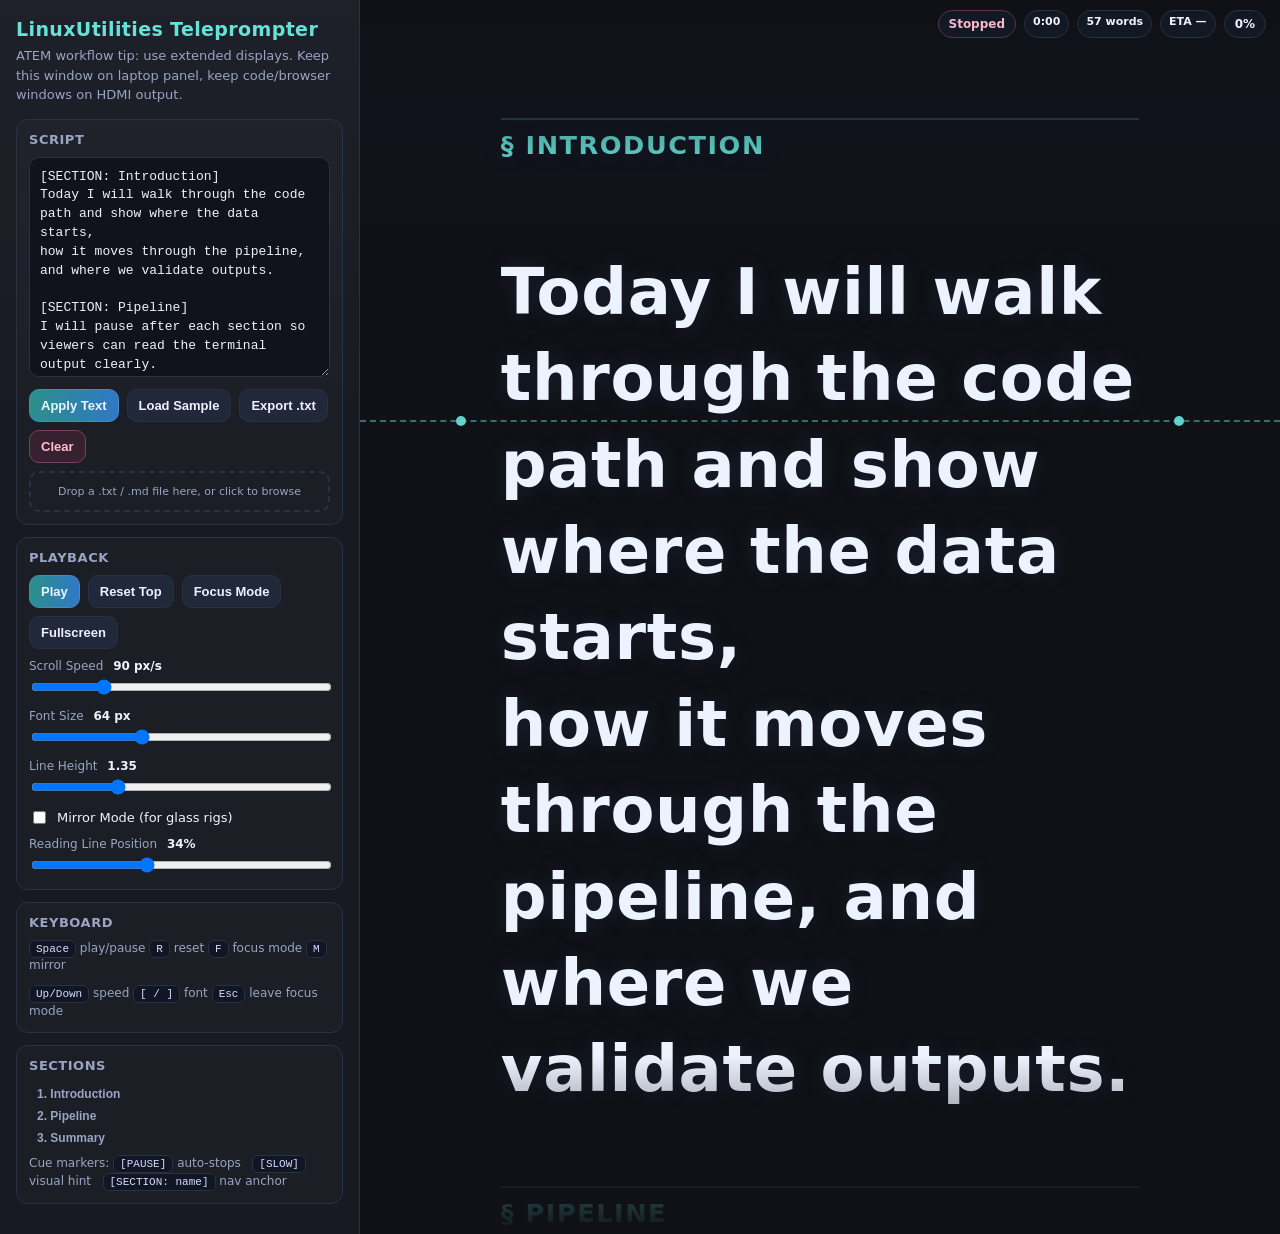
<file: teleprompter.html>
<!doctype html>
<html lang="en">
<head>
  <meta charset="utf-8">
  <meta name="viewport" content="width=device-width, initial-scale=1">
  <title>LinuxUtilities Teleprompter</title>
  <style>
    :root {
      --bg: #0f1116;
      --panel: #171a22;
      --panel-2: #1f2330;
      --text: #edf2ff;
      --muted: #9aa4c3;
      --accent: #66e2d9;
      --accent-2: #8ba8ff;
      --danger: #ff7b8a;
      --border: #2a3143;
      --font-size: 64px;
      --line-height: 1.35;
      --reading-line-pos: 34%;
    }

    * { box-sizing: border-box; }

    body {
      margin: 0;
      min-height: 100vh;
      font-family: "Fira Sans", "Noto Sans", "DejaVu Sans", sans-serif;
      color: var(--text);
      background:
        radial-gradient(1200px 700px at 10% -20%, #243250 0%, transparent 60%),
        radial-gradient(900px 500px at 100% 0%, #1f2a46 0%, transparent 55%),
        var(--bg);
    }

    .app {
      display: grid;
      grid-template-columns: 360px minmax(0, 1fr);
      min-height: 100vh;
      gap: 0;
    }

    .controls {
      border-right: 1px solid var(--border);
      background: linear-gradient(180deg, rgba(255, 255, 255, 0.03), transparent 35%), var(--panel);
      padding: 18px 16px 20px;
      overflow: auto;
    }

    .brand {
      margin: 0 0 6px;
      font-size: 19px;
      letter-spacing: 0.02em;
      font-weight: 700;
      color: var(--accent);
    }

    .sub {
      margin: 0 0 14px;
      color: var(--muted);
      font-size: 13px;
      line-height: 1.5;
    }

    .group {
      border: 1px solid var(--border);
      border-radius: 12px;
      padding: 12px;
      margin-bottom: 12px;
      background: rgba(255, 255, 255, 0.02);
    }

    .group h3 {
      margin: 0 0 10px;
      font-size: 13px;
      letter-spacing: 0.04em;
      text-transform: uppercase;
      color: var(--muted);
      font-weight: 700;
    }

    textarea {
      width: 100%;
      min-height: 220px;
      resize: vertical;
      border: 1px solid var(--border);
      border-radius: 10px;
      background: #10131b;
      color: var(--text);
      padding: 10px;
      font-family: "JetBrains Mono", "Fira Mono", monospace;
      font-size: 13px;
      line-height: 1.45;
      outline: none;
    }

    textarea:focus { border-color: var(--accent-2); }

    .row {
      display: flex;
      gap: 8px;
      flex-wrap: wrap;
      align-items: center;
      margin-top: 8px;
    }

    button {
      border: 1px solid var(--border);
      background: #20283a;
      color: var(--text);
      border-radius: 10px;
      padding: 8px 11px;
      font-size: 13px;
      font-weight: 600;
      cursor: pointer;
    }

    button:hover { border-color: var(--accent-2); }
    button.primary { background: linear-gradient(90deg, #2b8f8a, #2f78c6); border-color: #4888c5; }
    button.warn { background: #372130; border-color: #77415d; color: #ffbdd0; }

    label {
      display: block;
      font-size: 12px;
      color: var(--muted);
      margin-top: 10px;
      margin-bottom: 4px;
    }

    input[type="range"] { width: 100%; }

    .stat {
      color: var(--text);
      font-weight: 700;
      font-size: 12px;
      margin-left: 6px;
    }

    .check {
      display: flex;
      align-items: center;
      gap: 8px;
      margin-top: 9px;
      font-size: 13px;
      color: var(--text);
    }

    .check input { accent-color: var(--accent); }

    .hint {
      margin: 10px 0 0;
      font-size: 12px;
      line-height: 1.45;
      color: var(--muted);
    }

    .viewer-wrap {
      position: relative;
      overflow: hidden;
      background: linear-gradient(180deg, rgba(21, 28, 44, 0.55), transparent 20%), var(--bg);
    }

    .hud {
      position: absolute;
      top: 10px;
      right: 14px;
      display: flex;
      gap: 8px;
      z-index: 10;
      font-size: 12px;
    }

    .pill {
      background: rgba(20, 26, 40, 0.82);
      border: 1px solid var(--border);
      color: var(--text);
      border-radius: 999px;
      padding: 6px 10px;
      font-weight: 600;
      backdrop-filter: blur(4px);
    }

    .pill.playing { border-color: #2f8a81; color: #9ef9ef; }
    .pill.stopped { border-color: #5c3346; color: #f9b8cb; }

    .viewport {
      position: absolute;
      inset: 0;
      overflow-y: auto;
      padding: 12vh 11vw 20vh;
      scrollbar-width: none;
    }

    .viewport::-webkit-scrollbar { display: none; }

    .prompt {
      font-size: var(--font-size);
      line-height: var(--line-height);
      letter-spacing: 0.01em;
      font-weight: 600;
      text-wrap: pretty;
      color: var(--text);
      max-width: 1200px;
      margin: 0 auto;
    }

    .prompt.mirror { transform: scaleX(-1); }

    .prompt p {
      margin: 0 0 1.15em;
      text-shadow: 0 0 22px rgba(84, 100, 162, 0.18);
    }

    .reading-line {
      position: absolute;
      top: var(--reading-line-pos);
      left: 0;
      right: 0;
      border-top: 2px dashed rgba(102, 226, 217, 0.45);
      pointer-events: none;
    }

    .reading-line::before,
    .reading-line::after {
      content: "";
      position: absolute;
      top: -6px;
      width: 10px;
      height: 10px;
      border-radius: 50%;
      background: rgba(102, 226, 217, 0.92);
    }

    .reading-line::before { left: 7.5vw; }
    .reading-line::after { right: 7.5vw; }

    .focus-panel {
      display: none;
      position: fixed;
      bottom: 14px;
      right: 14px;
      z-index: 50;
      background: rgba(15, 18, 25, 0.8);
      border: 1px solid var(--border);
      border-radius: 999px;
      padding: 7px;
      gap: 6px;
      backdrop-filter: blur(4px);
    }

    .focus-panel button {
      border-radius: 999px;
      padding: 7px 10px;
      font-size: 12px;
    }

    body.focus .controls {
      display: none;
    }

    body.focus .app {
      grid-template-columns: 1fr;
    }

    body.focus .focus-panel {
      display: flex;
    }

    .kbd {
      font-family: "JetBrains Mono", "Fira Mono", monospace;
      font-size: 11px;
      border: 1px solid var(--border);
      background: #111625;
      border-radius: 6px;
      padding: 2px 6px;
      color: #d5ddff;
    }

    @media (max-width: 1024px) {
      .app { grid-template-columns: 1fr; }
      .controls { border-right: none; border-bottom: 1px solid var(--border); }
      .viewer-wrap { min-height: 58vh; }
      .prompt { font-size: 42px; }
    }

    /* Viewport fade mask */
    .viewer-wrap::before,
    .viewer-wrap::after {
      content: ''; position: absolute; left: 0; right: 0;
      z-index: 5; pointer-events: none;
    }
    .viewer-wrap::before {
      top: 0; height: 20vh;
      background: linear-gradient(to bottom, var(--bg), transparent);
    }
    .viewer-wrap::after {
      bottom: 0; height: 20vh;
      background: linear-gradient(to top, var(--bg), transparent);
    }

    /* Active paragraph highlight */
    .prompt p { transition: opacity 0.4s ease; }
    .prompt.has-active p { opacity: 0.35; }
    .prompt.has-active p.active-para { opacity: 1; text-shadow: 0 0 30px rgba(102,226,217,0.15); }

    /* Cue markers */
    .cue-pause {
      display: block; color: var(--danger); font-size: 0.45em; font-weight: 700;
      letter-spacing: 0.08em; text-transform: uppercase; padding: 0.2em 0;
      border-top: 1px dashed rgba(255,123,138,0.35); margin-top: 0.2em;
    }
    .cue-slow {
      display: block; color: var(--accent-2); font-size: 0.4em;
      font-style: italic; padding: 0.1em 0;
    }
    .cue-section {
      display: block; color: var(--accent); font-size: 0.4em; font-weight: 700;
      letter-spacing: 0.06em; text-transform: uppercase;
      border-top: 2px solid rgba(102,226,217,0.25);
      padding-top: 0.3em; margin-top: 0.4em;
    }

    /* Section nav */
    .section-nav { max-height: 150px; overflow-y: auto; scrollbar-width: thin; }
    .section-nav-item {
      display: block; width: 100%; text-align: left;
      padding: 4px 8px; border: none; background: transparent;
      color: var(--muted); font-size: 12px; cursor: pointer;
      border-radius: 6px; transition: background 0.15s, color 0.15s;
      white-space: nowrap; overflow: hidden; text-overflow: ellipsis;
    }
    .section-nav-item:hover { background: rgba(255,255,255,0.06); color: var(--text); }
    .section-nav-item.current { color: var(--accent); background: rgba(102,226,217,0.1); }

    /* Drop zone */
    .drop-zone {
      border: 2px dashed var(--border); border-radius: 10px;
      padding: 12px; text-align: center; color: var(--muted);
      font-size: 11px; margin-top: 8px; transition: border-color 0.2s, color 0.2s;
      cursor: pointer;
    }
    .drop-zone.over { border-color: var(--accent); color: var(--accent); }

    .pill-sm { font-size: 11px; padding: 4px 8px; }
  </style>
</head>
<body>
  <div class="app">
    <aside class="controls">
      <h1 class="brand">LinuxUtilities Teleprompter</h1>
      <p class="sub">
        ATEM workflow tip: use extended displays.
        Keep this window on laptop panel, keep code/browser windows on HDMI output.
      </p>

      <section class="group">
        <h3>Script</h3>
        <textarea id="scriptInput" spellcheck="false"></textarea>
        <div class="row">
          <button id="applyBtn" class="primary">Apply Text</button>
          <button id="sampleBtn">Load Sample</button>
          <button id="exportBtn">Export .txt</button>
          <button id="clearBtn" class="warn">Clear</button>
        </div>
        <div id="dropZone" class="drop-zone">Drop a .txt / .md file here, or click to browse</div>
      </section>

      <section class="group">
        <h3>Playback</h3>
        <div class="row">
          <button id="playBtn" class="primary">Play</button>
          <button id="resetBtn">Reset Top</button>
          <button id="focusBtn">Focus Mode</button>
          <button id="fullscreenBtn">Fullscreen</button>
        </div>

        <label for="speedRange">Scroll Speed <span id="speedStat" class="stat">90 px/s</span></label>
        <input id="speedRange" type="range" min="10" max="360" step="2" value="90">

        <label for="fontRange">Font Size <span id="fontStat" class="stat">64 px</span></label>
        <input id="fontRange" type="range" min="30" max="124" step="2" value="64">

        <label for="lineRange">Line Height <span id="lineStat" class="stat">1.35</span></label>
        <input id="lineRange" type="range" min="1.1" max="2.0" step="0.05" value="1.35">

        <label class="check"><input id="mirrorCheck" type="checkbox"> Mirror Mode (for glass rigs)</label>

        <label for="readlineRange">Reading Line Position <span id="readlineStat" class="stat">34%</span></label>
        <input id="readlineRange" type="range" min="15" max="65" step="1" value="34">
      </section>

      <section class="group">
        <h3>Keyboard</h3>
        <p class="hint">
          <span class="kbd">Space</span> play/pause
          <span class="kbd">R</span> reset
          <span class="kbd">F</span> focus mode
          <span class="kbd">M</span> mirror
        </p>
        <p class="hint">
          <span class="kbd">Up/Down</span> speed
          <span class="kbd">[ / ]</span> font
          <span class="kbd">Esc</span> leave focus mode
        </p>
      </section>

      <section class="group">
        <h3>Sections</h3>
        <div id="sectionNav" class="section-nav">
          <div style="color:var(--muted);font-size:11px;">Add [SECTION: name] markers in your script to navigate here.</div>
        </div>
        <p class="hint" style="margin-top:6px;">Cue markers: <span class="kbd">[PAUSE]</span> auto-stops &nbsp; <span class="kbd">[SLOW]</span> visual hint &nbsp; <span class="kbd">[SECTION: name]</span> nav anchor</p>
      </section>
    </aside>

    <main class="viewer-wrap">
      <div class="hud">
        <div id="statePill" class="pill stopped">Stopped</div>
        <div id="elapsedPill" class="pill pill-sm">0:00</div>
        <div id="wordsPill" class="pill pill-sm">—</div>
        <div id="etaPill" class="pill pill-sm">ETA —</div>
        <div id="progressPill" class="pill">0%</div>
      </div>
      <div class="reading-line"></div>
      <div id="viewport" class="viewport">
        <div id="prompt" class="prompt"></div>
      </div>
    </main>
  </div>

  <div class="focus-panel">
    <button id="focusPlayBtn" class="primary">Play</button>
    <button id="focusResetBtn">Top</button>
    <button id="focusExitBtn">Exit Focus</button>
  </div>

  <script>
    (function () {
      const LS_KEY_TEXT = "lu.teleprompter.text";
      const LS_KEY_SPEED = "lu.teleprompter.speed";
      const LS_KEY_FONT = "lu.teleprompter.font";
      const LS_KEY_LINE = "lu.teleprompter.line";
      const LS_KEY_MIRROR = "lu.teleprompter.mirror";

      const DEFAULT_SCRIPT = [
        "[SECTION: Introduction]",
        "Today I will walk through the code path and show where the data starts,",
        "how it moves through the pipeline, and where we validate outputs.",
        "",
        "[SECTION: Pipeline]",
        "I will pause after each section so viewers can read the terminal output clearly.",
        "",
        "[PAUSE]",
        "",
        "[SECTION: Summary]",
        "Use the dashed flow overlays for transitions and keep one concise point per step.",
        "[SLOW]",
        "Thank you for watching."
      ].join("\n");

      const state = {
        playing: false,
        rafId: 0,
        lastTs: 0,
        playStartTime: 0,
        easeStart: 0,
        sections: [],
        wordCount: 0,
        _lastUiUpdate: 0
      };

      const body = document.body;
      const scriptInput = document.getElementById("scriptInput");
      const applyBtn = document.getElementById("applyBtn");
      const sampleBtn = document.getElementById("sampleBtn");
      const clearBtn = document.getElementById("clearBtn");
      const playBtn = document.getElementById("playBtn");
      const resetBtn = document.getElementById("resetBtn");
      const focusBtn = document.getElementById("focusBtn");
      const speedRange = document.getElementById("speedRange");
      const fontRange = document.getElementById("fontRange");
      const lineRange = document.getElementById("lineRange");
      const mirrorCheck = document.getElementById("mirrorCheck");
      const speedStat = document.getElementById("speedStat");
      const fontStat = document.getElementById("fontStat");
      const lineStat = document.getElementById("lineStat");
      const statePill = document.getElementById("statePill");
      const progressPill = document.getElementById("progressPill");
      const viewport = document.getElementById("viewport");
      const prompt = document.getElementById("prompt");
      const focusPlayBtn = document.getElementById("focusPlayBtn");
      const focusResetBtn = document.getElementById("focusResetBtn");
      const focusExitBtn = document.getElementById("focusExitBtn");
      const elapsedPill = document.getElementById("elapsedPill");
      const wordsPill = document.getElementById("wordsPill");
      const etaPill = document.getElementById("etaPill");
      const sectionNav = document.getElementById("sectionNav");
      const dropZone = document.getElementById("dropZone");
      const exportBtn = document.getElementById("exportBtn");
      const fullscreenBtn = document.getElementById("fullscreenBtn");
      const readlineRange = document.getElementById("readlineRange");
      const readlineStat = document.getElementById("readlineStat");

      function escapeHtml(text) {
        return text
          .replaceAll("&", "&amp;")
          .replaceAll("<", "&lt;")
          .replaceAll(">", "&gt;");
      }

      function renderPrompt(rawText) {
        const text = rawText.trim();
        if (!text) {
          prompt.innerHTML = "<p>Paste your script in the left panel and click Apply Text.</p>";
          updateProgress();
          state.wordCount = 0;
          state.sections = [];
          renderSectionNav();
          updateWordsPill();
          return;
        }
        state.wordCount = text.replace(/\[.*?\]/g, "").split(/\s+/).filter(Boolean).length;
        state.sections = [];
        const blocks = text.split(/\n\s*\n/g).map(s => s.trim()).filter(Boolean);
        prompt.innerHTML = blocks.map(function (block, idx) {
          var html = escapeHtml(block);
          html = html.replace(/\[PAUSE\]/gi, '<span class="cue-pause" data-cue="pause">\u23f8 PAUSE</span>');
          html = html.replace(/\[SLOW\]/gi, '<span class="cue-slow" data-cue="slow">\u2014 slow \u2014</span>');
          html = html.replace(/\[SECTION:\s*([^\]]+)\]/gi, function (_, name) {
            state.sections.push({ name: name.trim(), index: idx });
            return '<span class="cue-section" data-section="' + escapeHtml(name.trim()) + '">\u00a7 ' + escapeHtml(name.trim()) + '</span>';
          });
          html = html.replaceAll("\n", "<br>");
          return '<p data-idx="' + idx + '">' + html + '</p>';
        }).join("");
        prompt.querySelectorAll(".cue-pause").forEach(function (c) { delete c.dataset.triggered; });
        renderSectionNav();
        updateWordsPill();
        updateProgress();
      }

      function getSpeed() {
        return Number(speedRange.value);
      }

      function updateStats() {
        speedStat.textContent = speedRange.value + " px/s";
        fontStat.textContent = fontRange.value + " px";
        lineStat.textContent = Number(lineRange.value).toFixed(2);
      }

      function applyTypography() {
        document.documentElement.style.setProperty("--font-size", fontRange.value + "px");
        document.documentElement.style.setProperty("--line-height", lineRange.value);
      }

      function applyMirror() {
        prompt.classList.toggle("mirror", mirrorCheck.checked);
      }

      function updateProgress() {
        const max = Math.max(1, viewport.scrollHeight - viewport.clientHeight);
        const pct = Math.min(100, Math.round((viewport.scrollTop / max) * 100));
        progressPill.textContent = pct + "%";
      }

      function syncButtons() {
        const label = state.playing ? "Pause" : "Play";
        playBtn.textContent = label;
        focusPlayBtn.textContent = label;
        statePill.textContent = state.playing ? "Playing" : "Stopped";
        statePill.classList.toggle("playing", state.playing);
        statePill.classList.toggle("stopped", !state.playing);
      }

      function stopPlayback() {
        state.playing = false;
        if (state.rafId) {
          cancelAnimationFrame(state.rafId);
          state.rafId = 0;
        }
        state.lastTs = 0;
        prompt.classList.remove("has-active");
        prompt.querySelectorAll(".active-para").forEach(function (p) { p.classList.remove("active-para"); });
        syncButtons();
      }

      function tick(ts) {
        if (!state.playing) return;
        if (state.lastTs) {
          const dt = (ts - state.lastTs) / 1000;
          var speedFactor = 1;
          var easeElapsed = ts - state.easeStart;
          if (easeElapsed < 600) speedFactor = easeElapsed / 600;
          viewport.scrollTop += getSpeed() * speedFactor * dt;
          updateProgress();
          if (!state._lastUiUpdate || ts - state._lastUiUpdate > 250) {
            state._lastUiUpdate = ts;
            highlightCurrentPara();
            updateTimingHud();
            checkCuePause();
          }
          if (viewport.scrollTop + viewport.clientHeight >= viewport.scrollHeight - 2) {
            stopPlayback();
            return;
          }
        }
        state.lastTs = ts;
        state.rafId = requestAnimationFrame(tick);
      }

      function togglePlayback() {
        if (state.playing) {
          stopPlayback();
          return;
        }
        state.playing = true;
        state.lastTs = 0;
        state.easeStart = performance.now();
        if (!state.playStartTime) state.playStartTime = Date.now();
        syncButtons();
        state.rafId = requestAnimationFrame(tick);
      }

      function resetToTop() {
        viewport.scrollTop = 0;
        state.playStartTime = 0;
        if (elapsedPill) elapsedPill.textContent = "0:00";
        if (etaPill) etaPill.textContent = "ETA \u2014";
        prompt.querySelectorAll(".cue-pause").forEach(function (c) { delete c.dataset.triggered; });
        updateProgress();
      }

      function setFocusMode(enabled) {
        body.classList.toggle("focus", enabled);
      }

      function loadFromStorage() {
        const text = localStorage.getItem(LS_KEY_TEXT) || DEFAULT_SCRIPT;
        scriptInput.value = text;

        const speed = localStorage.getItem(LS_KEY_SPEED);
        const font = localStorage.getItem(LS_KEY_FONT);
        const line = localStorage.getItem(LS_KEY_LINE);
        const mirror = localStorage.getItem(LS_KEY_MIRROR);

        if (speed) speedRange.value = speed;
        if (font) fontRange.value = font;
        if (line) lineRange.value = line;
        mirrorCheck.checked = mirror === "1";

        updateStats();
        applyTypography();
        applyMirror();
        renderPrompt(scriptInput.value);
      }

      function persistSettings() {
        localStorage.setItem(LS_KEY_TEXT, scriptInput.value);
        localStorage.setItem(LS_KEY_SPEED, speedRange.value);
        localStorage.setItem(LS_KEY_FONT, fontRange.value);
        localStorage.setItem(LS_KEY_LINE, lineRange.value);
        localStorage.setItem(LS_KEY_MIRROR, mirrorCheck.checked ? "1" : "0");
      }

      applyBtn.addEventListener("click", () => {
        renderPrompt(scriptInput.value);
        resetToTop();
        persistSettings();
      });

      sampleBtn.addEventListener("click", () => {
        scriptInput.value = DEFAULT_SCRIPT;
        renderPrompt(scriptInput.value);
        resetToTop();
        persistSettings();
      });

      clearBtn.addEventListener("click", () => {
        scriptInput.value = "";
        renderPrompt(scriptInput.value);
        resetToTop();
        persistSettings();
      });

      playBtn.addEventListener("click", togglePlayback);
      focusPlayBtn.addEventListener("click", togglePlayback);
      resetBtn.addEventListener("click", resetToTop);
      focusResetBtn.addEventListener("click", resetToTop);
      focusBtn.addEventListener("click", () => setFocusMode(true));
      focusExitBtn.addEventListener("click", () => setFocusMode(false));

      speedRange.addEventListener("input", () => {
        updateStats();
        persistSettings();
      });

      fontRange.addEventListener("input", () => {
        updateStats();
        applyTypography();
        persistSettings();
      });

      lineRange.addEventListener("input", () => {
        updateStats();
        applyTypography();
        persistSettings();
      });

      mirrorCheck.addEventListener("change", () => {
        applyMirror();
        persistSettings();
      });

      viewport.addEventListener("scroll", updateProgress);
      scriptInput.addEventListener("input", persistSettings);

      document.addEventListener("keydown", (event) => {
        const inText = event.target === scriptInput;

        if (event.key === "Escape" && body.classList.contains("focus")) {
          setFocusMode(false);
          return;
        }

        if (inText && !event.ctrlKey && !event.metaKey) {
          return;
        }

        if (event.key === " ") {
          event.preventDefault();
          togglePlayback();
          return;
        }

        if (event.key === "r" || event.key === "R") {
          resetToTop();
          return;
        }

        if (event.key === "f" || event.key === "F") {
          setFocusMode(!body.classList.contains("focus"));
          return;
        }

        if (event.key === "m" || event.key === "M") {
          mirrorCheck.checked = !mirrorCheck.checked;
          applyMirror();
          persistSettings();
          return;
        }

        if (event.key === "ArrowUp") {
          speedRange.value = String(Math.min(360, Number(speedRange.value) + 8));
          updateStats();
          persistSettings();
          return;
        }

        if (event.key === "ArrowDown") {
          speedRange.value = String(Math.max(10, Number(speedRange.value) - 8));
          updateStats();
          persistSettings();
          return;
        }

        if (event.key === "]") {
          fontRange.value = String(Math.min(124, Number(fontRange.value) + 2));
          updateStats();
          applyTypography();
          persistSettings();
          return;
        }

        if (event.key === "[") {
          fontRange.value = String(Math.max(30, Number(fontRange.value) - 2));
          updateStats();
          applyTypography();
          persistSettings();
          return;
        }
      });

      /* ── New feature functions ── */

      function getReadingLinePos() {
        return (parseFloat(getComputedStyle(document.documentElement).getPropertyValue("--reading-line-pos")) || 34) / 100;
      }

      function updateWordsPill() {
        if (wordsPill) wordsPill.textContent = state.wordCount ? state.wordCount + " words" : "\u2014";
      }

      function updateTimingHud() {
        if (!state.playing || !state.playStartTime) return;
        var elapsed = Date.now() - state.playStartTime;
        var mins = Math.floor(elapsed / 60000);
        var secs = Math.floor((elapsed % 60000) / 1000);
        if (elapsedPill) elapsedPill.textContent = mins + ":" + String(secs).padStart(2, "0");
        if (etaPill) {
          var max = Math.max(1, viewport.scrollHeight - viewport.clientHeight);
          var remaining = max - viewport.scrollTop;
          var speed = getSpeed();
          if (speed > 0) {
            var etaSecs = Math.ceil(remaining / speed);
            var em = Math.floor(etaSecs / 60);
            var es = etaSecs % 60;
            etaPill.textContent = "ETA " + em + ":" + String(es).padStart(2, "0");
          }
        }
      }

      function highlightCurrentPara() {
        var paras = prompt.querySelectorAll("p");
        if (!paras.length || !state.playing) {
          prompt.classList.remove("has-active");
          return;
        }
        var viewRect = viewport.getBoundingClientRect();
        var lineY = viewRect.top + viewRect.height * getReadingLinePos();
        prompt.classList.add("has-active");
        var found = false;
        paras.forEach(function (p) {
          var rect = p.getBoundingClientRect();
          var isActive = lineY >= rect.top && lineY < rect.bottom;
          p.classList.toggle("active-para", isActive);
          if (isActive) found = true;
        });
        if (!found) {
          var closest = paras[0], closestDist = Infinity;
          paras.forEach(function (p) {
            var rect = p.getBoundingClientRect();
            var mid = rect.top + rect.height / 2;
            var dist = Math.abs(mid - lineY);
            if (dist < closestDist) { closestDist = dist; closest = p; }
          });
          closest.classList.add("active-para");
        }
      }

      function checkCuePause() {
        var cues = prompt.querySelectorAll(".cue-pause");
        if (!cues.length) return;
        var viewRect = viewport.getBoundingClientRect();
        var lineY = viewRect.top + viewRect.height * getReadingLinePos();
        cues.forEach(function (cue) {
          if (cue.dataset.triggered) return;
          var rect = cue.getBoundingClientRect();
          if (rect.top <= lineY && rect.bottom >= lineY - 40) {
            cue.dataset.triggered = "1";
            stopPlayback();
          }
        });
      }

      function renderSectionNav() {
        if (!sectionNav) return;
        if (!state.sections.length) {
          sectionNav.innerHTML = '<div style="color:var(--muted);font-size:11px;">No [SECTION: name] markers found.</div>';
          return;
        }
        sectionNav.innerHTML = state.sections.map(function (s, i) {
          return '<button class="section-nav-item" data-jump="' + s.index + '">' + (i + 1) + ". " + s.name + "</button>";
        }).join("");
        sectionNav.querySelectorAll(".section-nav-item").forEach(function (btn) {
          btn.addEventListener("click", function () {
            var para = prompt.querySelector('p[data-idx="' + btn.dataset.jump + '"]');
            if (para) {
              viewport.scrollTop = para.offsetTop - viewport.clientHeight * getReadingLinePos();
              updateProgress();
            }
          });
        });
      }

      /* ── Export ── */
      if (exportBtn) {
        exportBtn.addEventListener("click", function () {
          var blob = new Blob([scriptInput.value], { type: "text/plain" });
          var url = URL.createObjectURL(blob);
          var a = document.createElement("a");
          a.href = url; a.download = "teleprompter-script.txt";
          a.click(); URL.revokeObjectURL(url);
        });
      }

      /* ── Fullscreen ── */
      if (fullscreenBtn) {
        fullscreenBtn.addEventListener("click", function () {
          var wrap = document.querySelector(".viewer-wrap");
          if (document.fullscreenElement) {
            document.exitFullscreen();
          } else if (wrap) {
            wrap.requestFullscreen();
          }
        });
      }

      /* ── Reading line position slider ── */
      if (readlineRange) {
        readlineRange.addEventListener("input", function () {
          document.documentElement.style.setProperty("--reading-line-pos", readlineRange.value + "%");
          if (readlineStat) readlineStat.textContent = readlineRange.value + "%";
        });
      }

      /* ── Drag-and-drop ── */
      if (dropZone) {
        ["dragenter", "dragover"].forEach(function (e) {
          dropZone.addEventListener(e, function (ev) {
            ev.preventDefault(); dropZone.classList.add("over");
          });
        });
        ["dragleave", "drop"].forEach(function (e) {
          dropZone.addEventListener(e, function () {
            dropZone.classList.remove("over");
          });
        });
        dropZone.addEventListener("drop", function (ev) {
          ev.preventDefault();
          var file = ev.dataTransfer.files[0];
          if (file) {
            var reader = new FileReader();
            reader.onload = function () {
              scriptInput.value = reader.result;
              renderPrompt(reader.result);
              resetToTop();
              persistSettings();
            };
            reader.readAsText(file);
          }
        });
        dropZone.addEventListener("click", function () {
          var input = document.createElement("input");
          input.type = "file"; input.accept = ".txt,.md";
          input.onchange = function () {
            var file = input.files[0];
            if (file) {
              var reader = new FileReader();
              reader.onload = function () {
                scriptInput.value = reader.result;
                renderPrompt(reader.result);
                resetToTop();
                persistSettings();
              };
              reader.readAsText(file);
            }
          };
          input.click();
        });
      }

      loadFromStorage();
      syncButtons();
    })();
  </script>
</body>
</html>
</file>
